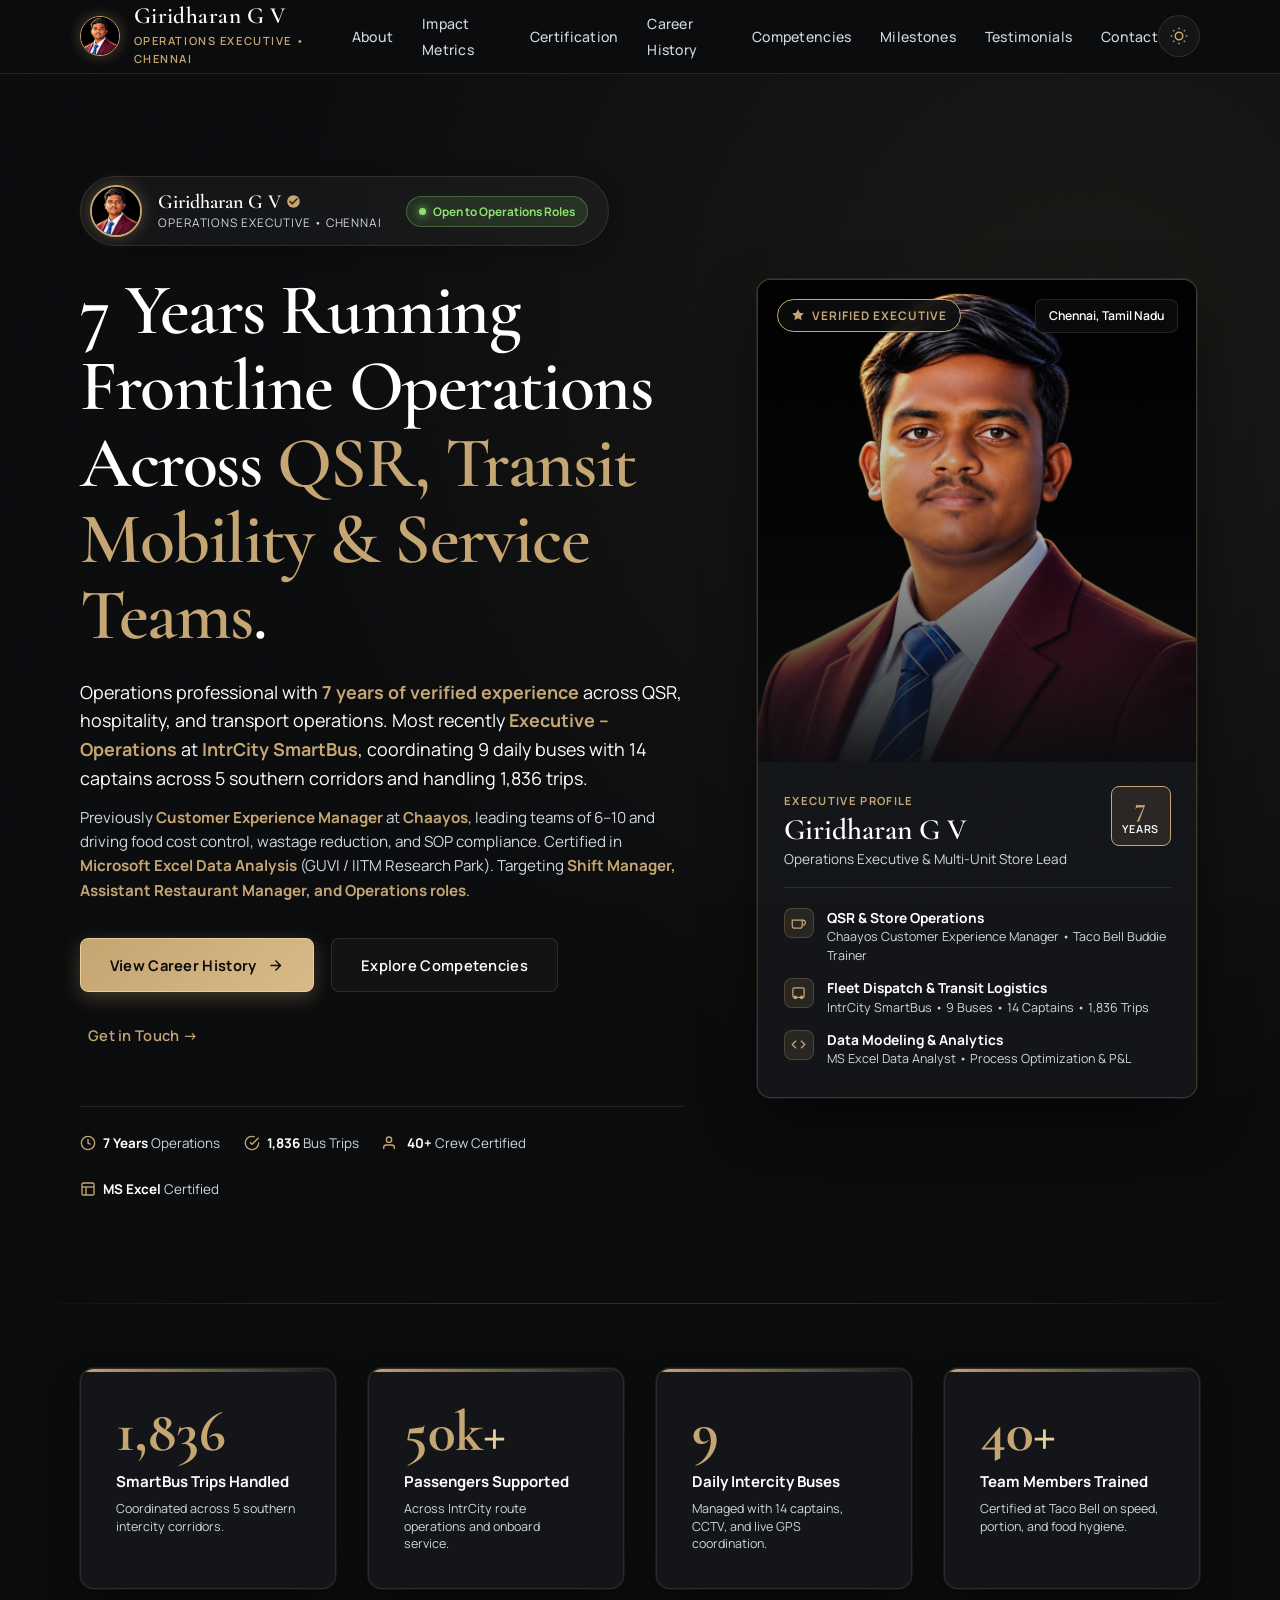
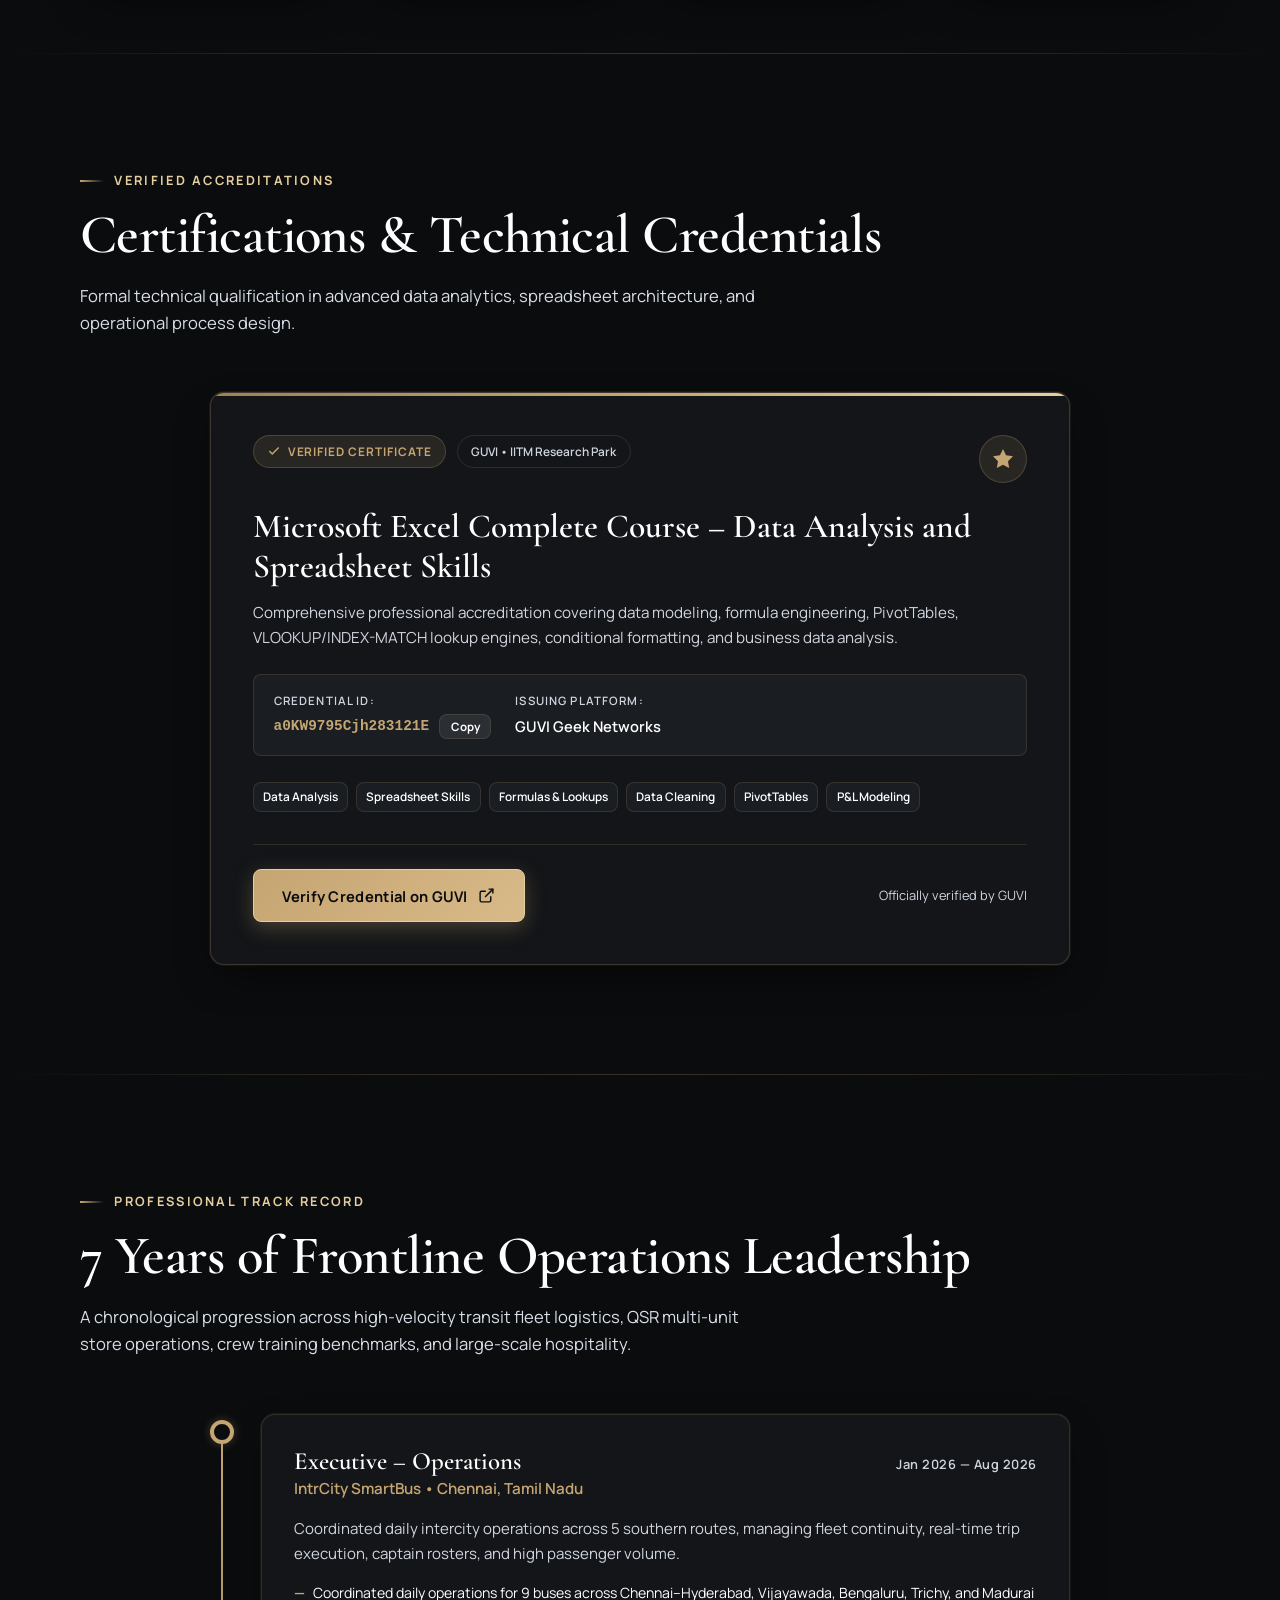
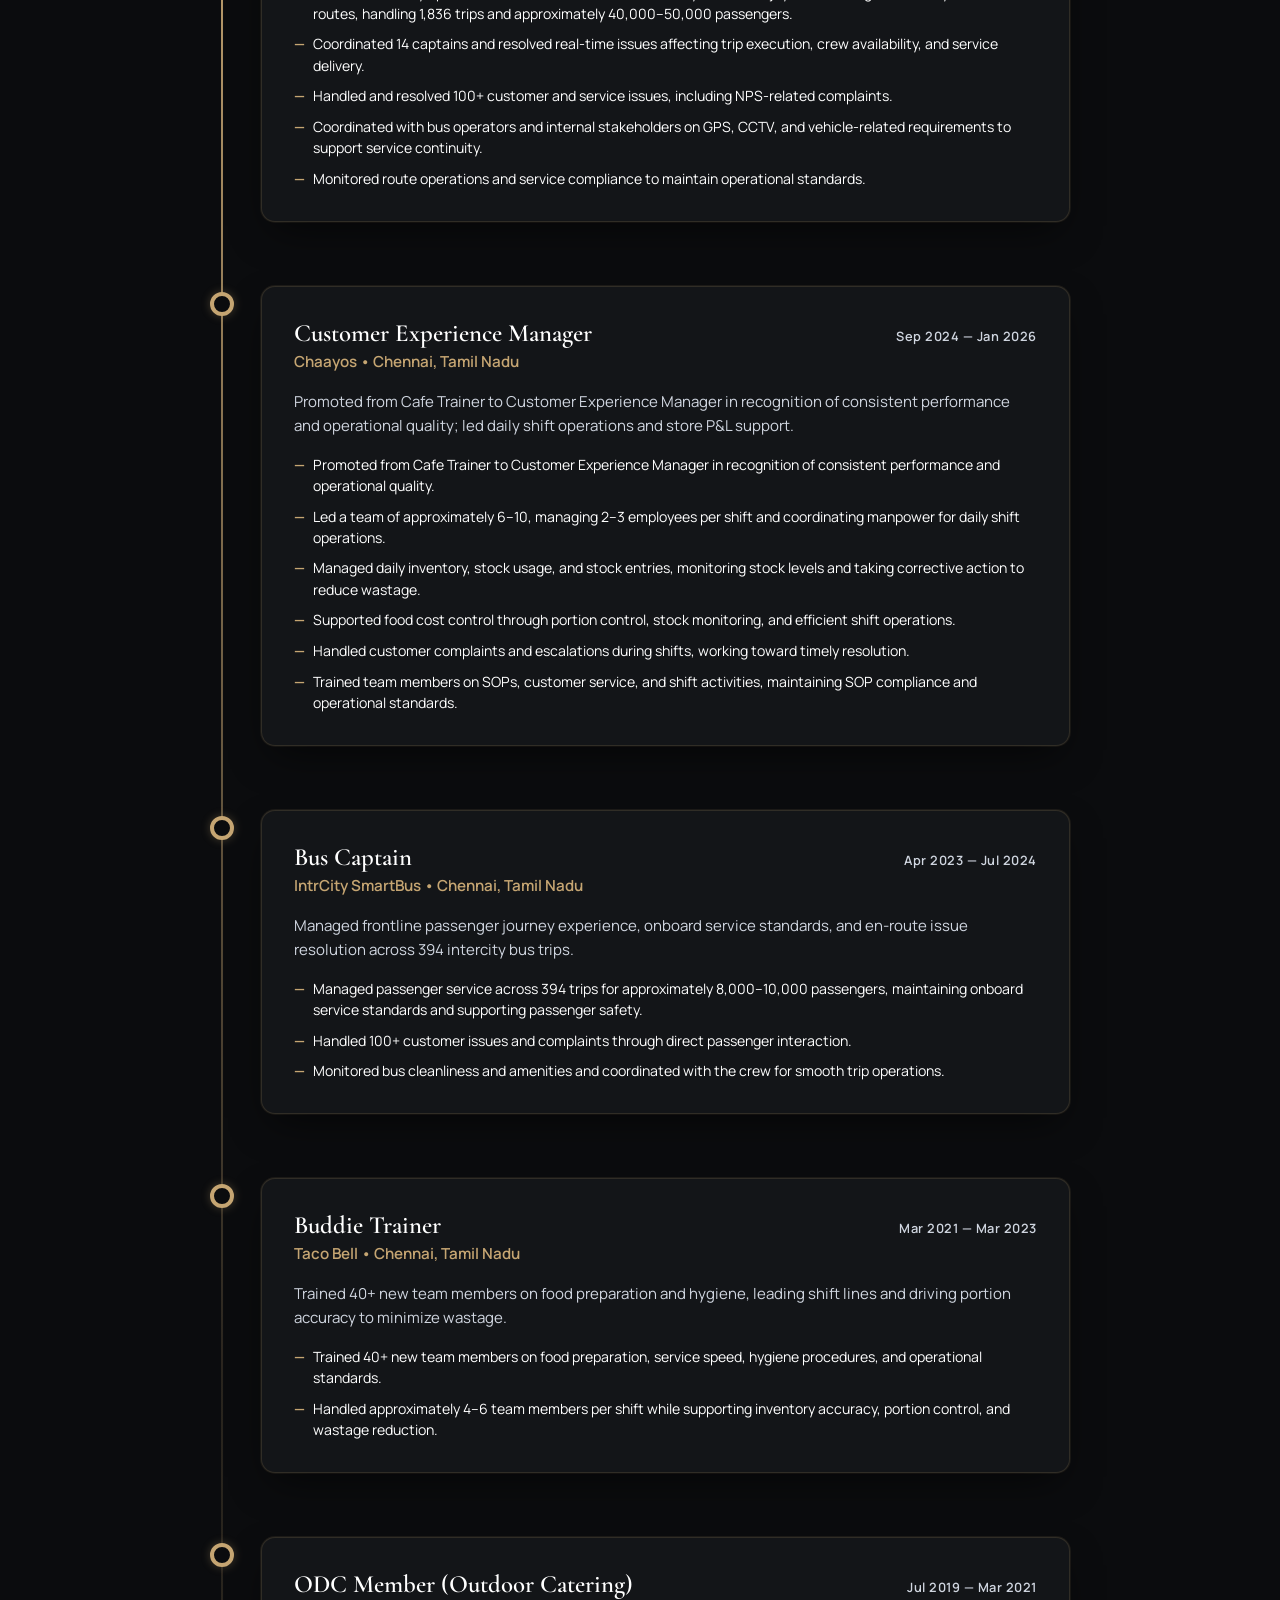
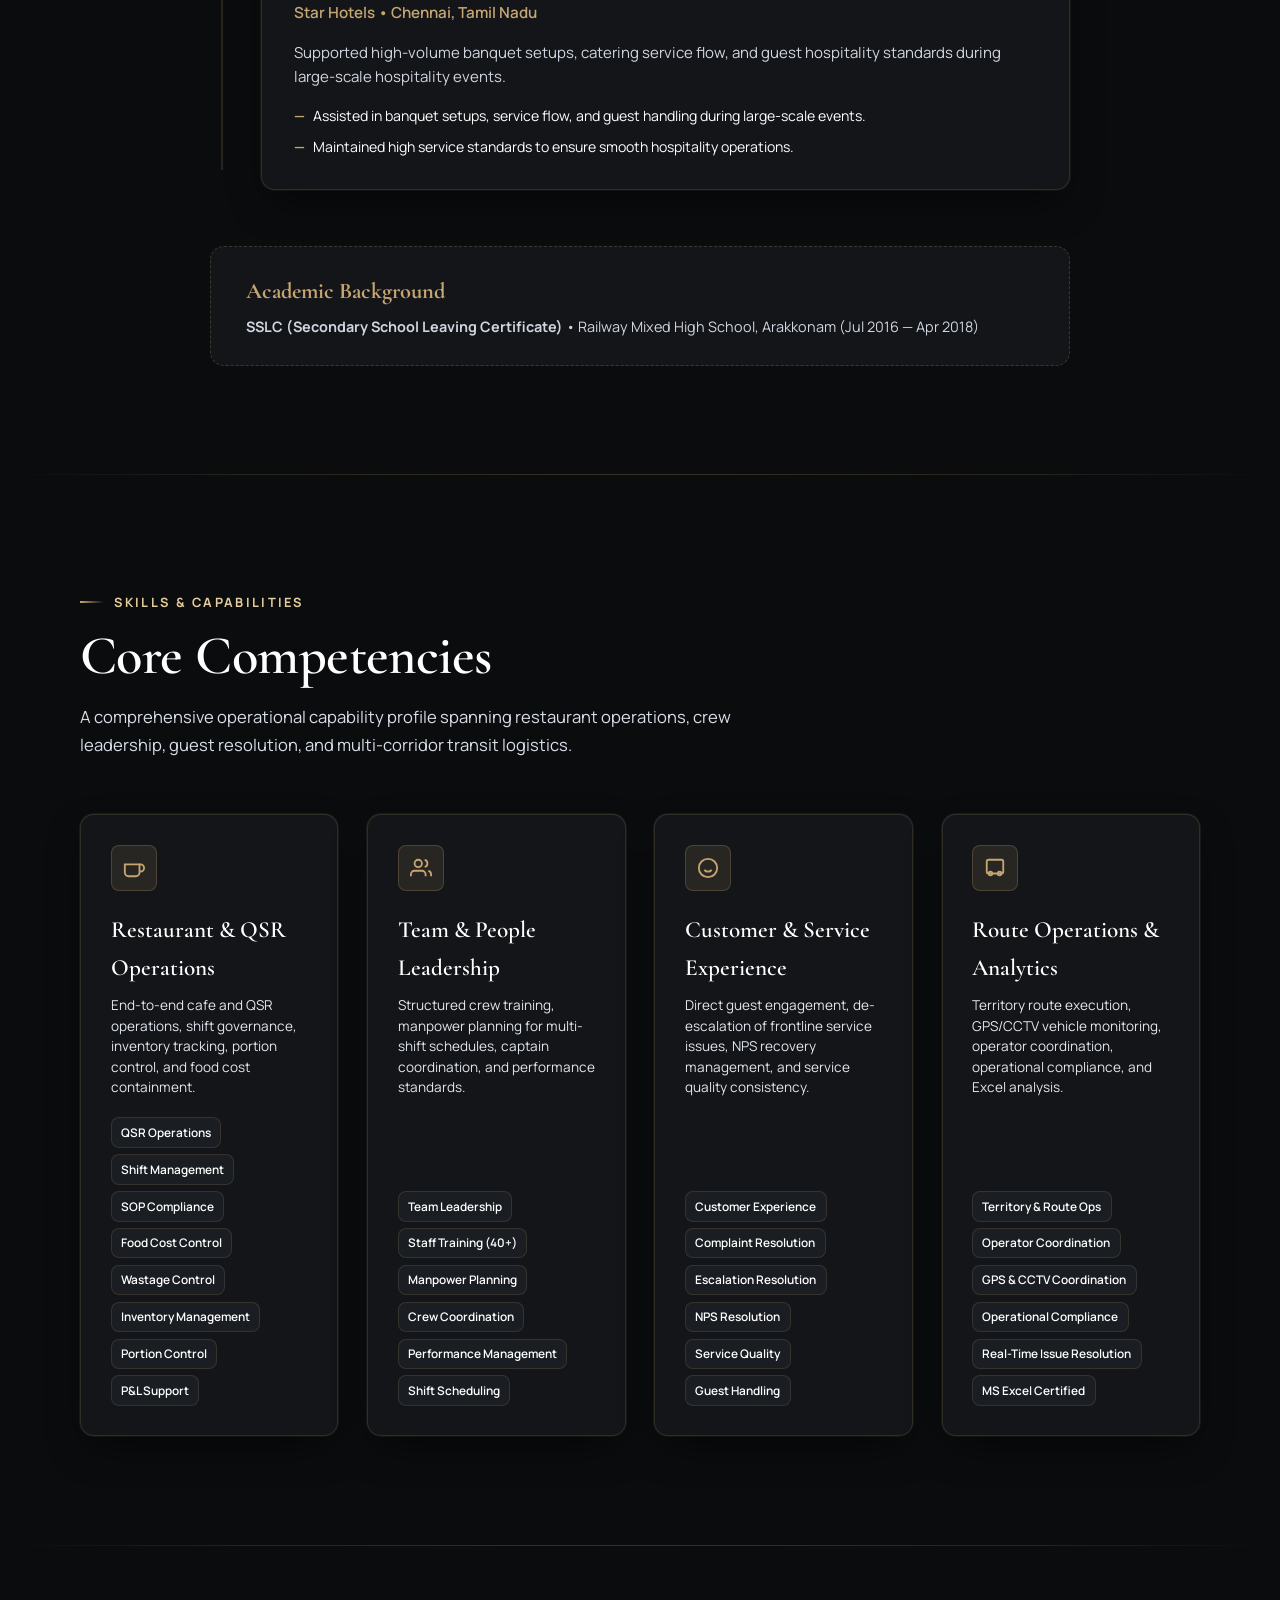
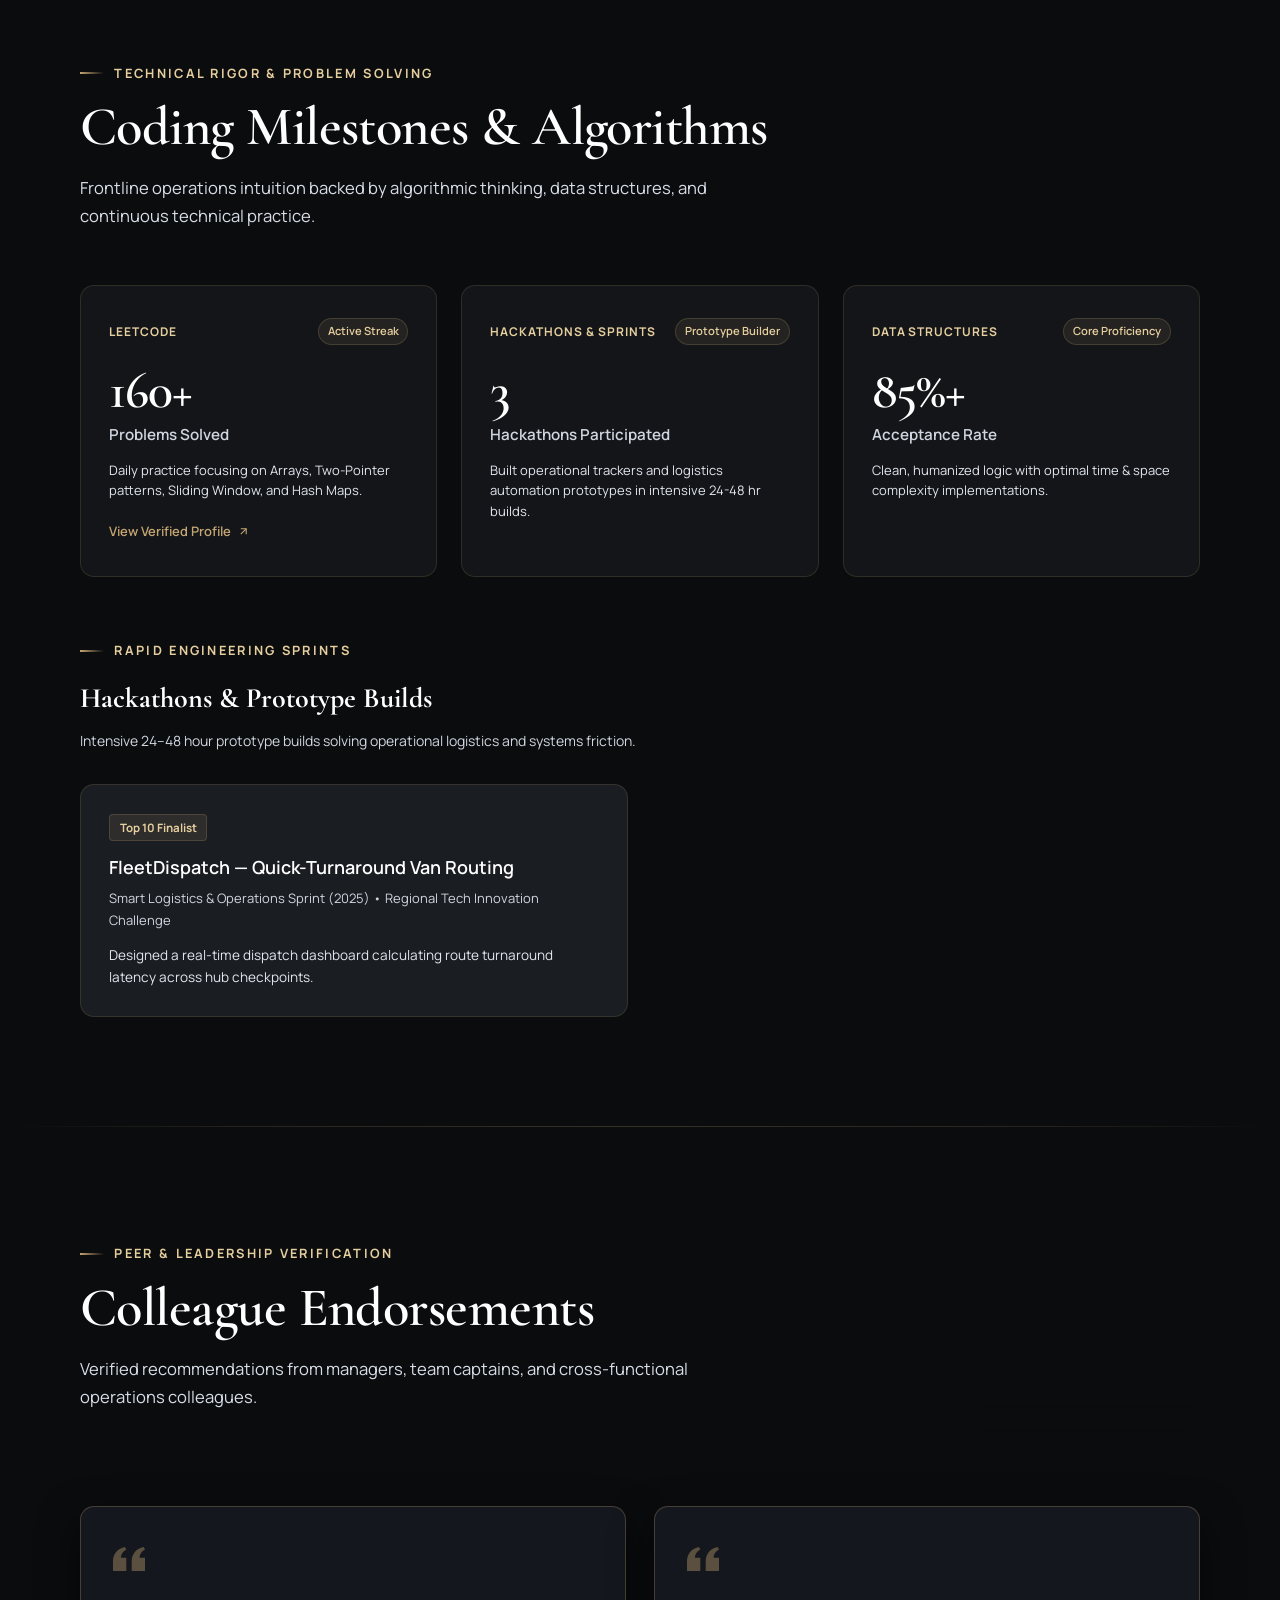
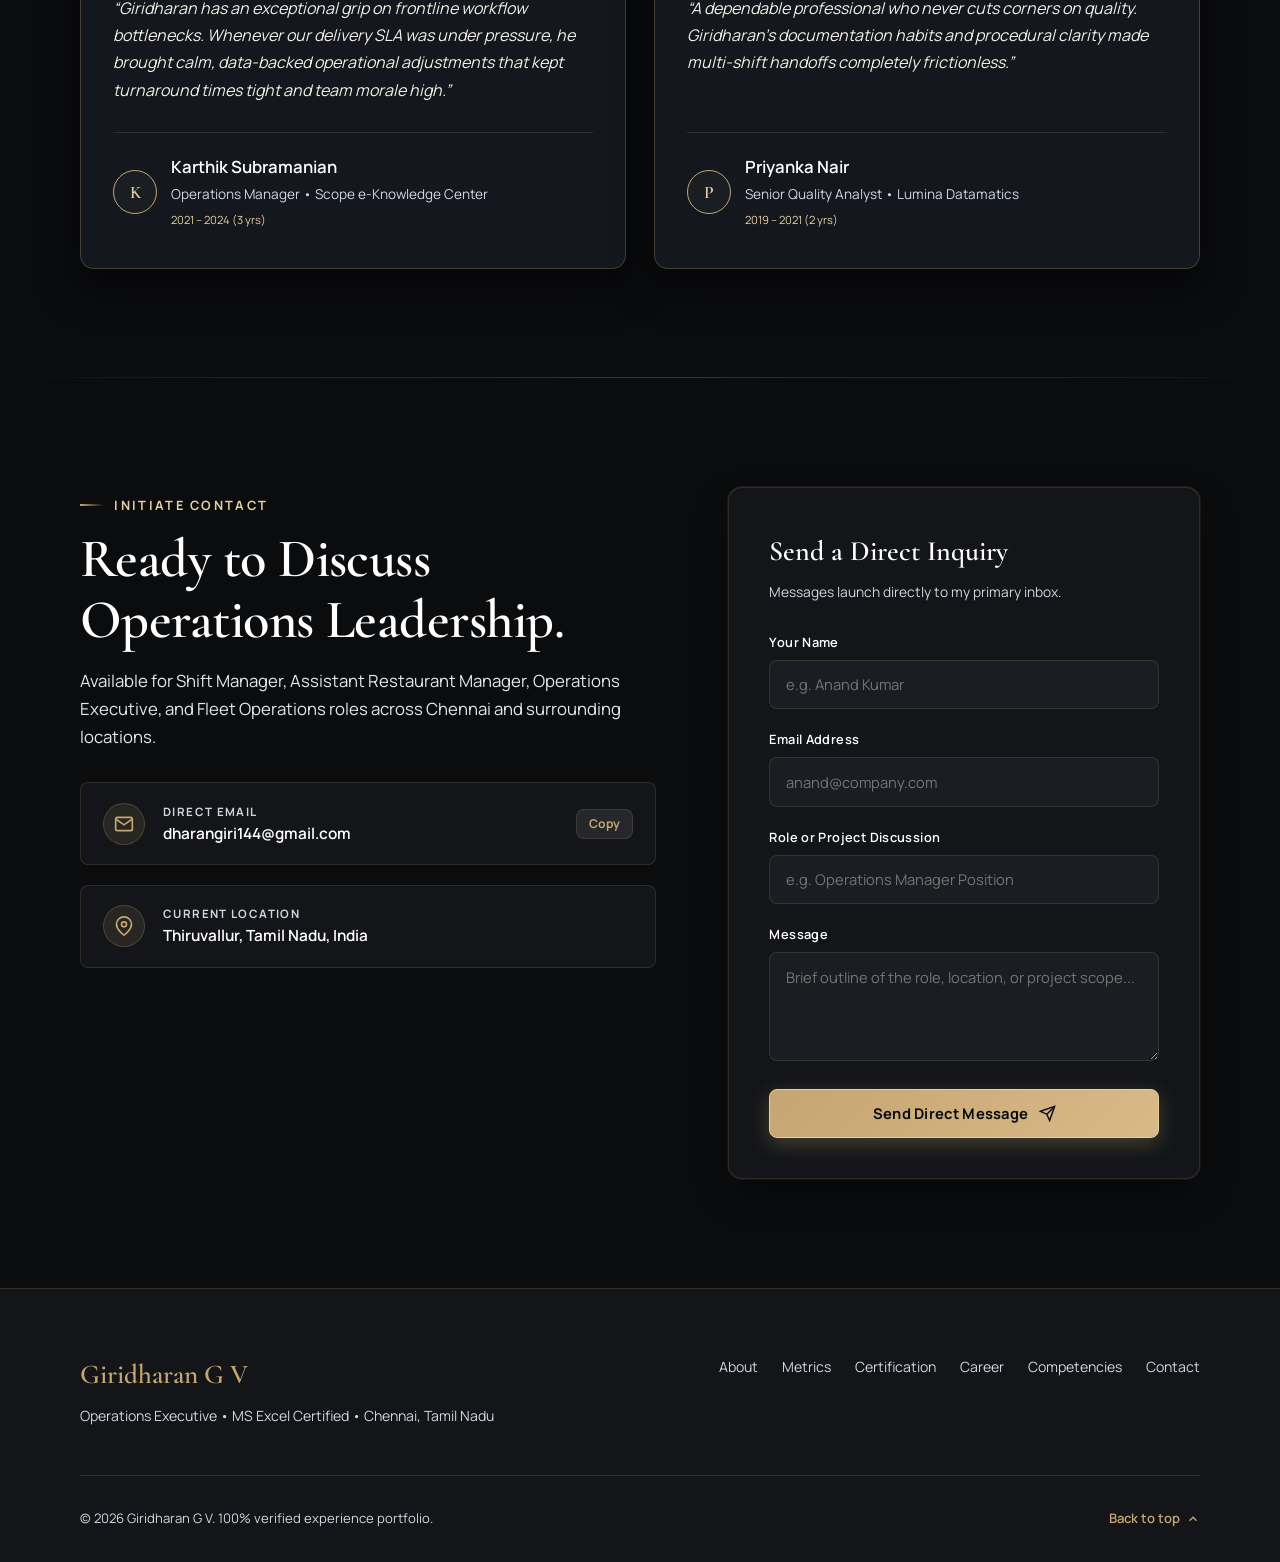
<file: index.html>
<!DOCTYPE html>
<html lang="en" data-theme="dark">
<head>
  <meta charset="UTF-8">
  <meta name="viewport" content="width=device-width, initial-scale=1.0, viewport-fit=cover">
  <meta name="description" content="Portfolio of Giridharan G V — Operations Executive in Chennai with 7 years of frontline operations leadership across QSR, transit mobility, and hospitality. Certified in Microsoft Excel Data Analysis.">
  <title>Giridharan G V | Operations Executive — QSR, Mobility & Service Operations</title>

  <!-- Favicon -->
  <link rel="icon" type="image/png" href="favicon.png">
  <link rel="shortcut icon" type="image/png" href="favicon.png">
  <link rel="apple-touch-icon" href="favicon.png">

  <!-- Typography: Cormorant Garamond for executive headings, Manrope for modern body -->
  <link rel="preconnect" href="https://fonts.googleapis.com">
  <link rel="preconnect" href="https://fonts.gstatic.com" crossorigin>
  <link href="https://fonts.googleapis.com/css2?family=Cormorant+Garamond:ital,wght@0,500;0,600;0,700;1,400;1,600&family=Manrope:wght@400;500;600;700&display=swap" rel="stylesheet">

  <!-- External Stylesheet -->
  <link rel="stylesheet" href="styles.css">
</head>
<body>

  <!-- Skip link for keyboard accessibility -->
  <a href="#main-content" class="skip-link">Skip to main content</a>

  <!-- Full-Screen Maintenance Overlay Board (Controlled live via Admin App) -->
  <div id="maintenanceOverlayBoard" class="maintenance-screen-overlay" style="display: none;" role="dialog" aria-modal="true">
    <div class="maintenance-screen-card">
      <div class="maintenance-screen-icon">
        <svg viewBox="0 0 24 24" style="width: 32px; height: 32px; stroke: currentColor; fill: none; stroke-width: 2;"><path d="M14.7 6.3a1 1 0 0 0 0 1.4l1.6 1.6a1 1 0 0 0 1.4 0l3.77-3.77a6 6 0 0 1-7.94 7.94l-6.91 6.91a2.12 2.12 0 0 1-3-3l6.91-6.91a6 6 0 0 1 7.94-7.94l-3.76 3.76z"/></svg>
      </div>
      <div>
        <span class="maintenance-screen-badge" id="maintOverlayBadge">Scheduled Architecture Upgrade</span>
        <h2 class="maintenance-screen-title" id="maintOverlayHeading">Portfolio Under Maintenance</h2>
        <p class="maintenance-screen-msg" id="maintOverlayMsg">
          We are currently deploying updated enterprise case studies and operational metrics. Service will resume shortly.
        </p>
        <div style="font-size: 0.85rem; color: var(--color-gold-bright); margin-bottom: 2rem;">
          Estimated Return: <strong id="maintOverlayTime">Returning shortly today</strong>
        </div>
        <div style="display: flex; gap: 0.75rem; justify-content: center; flex-wrap: wrap;">
          <a href="mailto:dharangiri144@gmail.com" class="btn btn-primary btn-sm">Direct Operations Email</a>
          
        </div>
      </div>
    </div>
  </div>

  <!-- Dynamic Maintenance Banner Strip (Controlled live via Admin App) -->
  <div id="maintenanceBannerStrip" class="maintenance-banner-strip" style="display: none;" role="alert">
    <span class="status-dot warning" style="width: 8px; height: 8px; border-radius: 50%; background: #fbbf24; display: inline-block;"></span>
    <span><strong id="maintBannerHeading">Notice:</strong> <span id="maintBannerMsg">Portfolio is undergoing scheduled architecture upgrades.</span> (<span id="maintBannerTime">Returning shortly</span>)</span>
  </div>

  <!-- Subtle Film Grain Texture Overlay -->
  <svg class="grain-overlay" aria-hidden="true" xmlns="http://www.w3.org/2000/svg">
    <filter id="noiseFilter">
      <feTurbulence type="fractalNoise" baseFrequency="0.8" numOctaves="3" stitchTiles="stitch" />
      <feColorMatrix type="matrix" values="1 0 0 0 0  0 1 0 0 0  0 0 1 0 0  0 0 0 1 0" />
    </filter>
    <rect width="100%" height="100%" filter="url(#noiseFilter)" />
  </svg>

  <!-- -------------------------------------------------------------
       STICKY HEADER WITH GLASSMORPHISM
       ------------------------------------------------------------- -->
  <header class="site-header" id="siteHeader">
    <div class="container">
      <a href="#hero" class="site-logo" aria-label="Giridharan G V - Home">
        <!-- Professional avatar in header -->
        <img src="images/giridharan.jpg" alt="Giridharan G V" class="logo-avatar" width="40" height="40">
        <div class="logo-text">
          <span class="logo-name">Giridharan G V</span>
          <span class="logo-role">Operations Executive • Chennai</span>
        </div>
      </a>

      <!-- Desktop Navigation: 6 Focused Sections -->
      <nav aria-label="Main Navigation">
        <ul class="nav-links">
          <li><a href="#about" class="nav-link">About</a></li>
          <li><a href="#numbers" class="nav-link">Impact Metrics</a></li>
          <li><a href="#certifications" class="nav-link">Certification</a></li>
          <li><a href="#experience" class="nav-link">Career History</a></li>
          <li><a href="#skills" class="nav-link">Competencies</a></li>
          <li id="navLinkMilestones"><a href="#coding-milestones" class="nav-link">Milestones</a></li>
          <li id="navLinkBuilds" style="display:none;"><a href="#builds" class="nav-link">Builds</a></li>
          <li id="navLinkTestimonials"><a href="#testimonials" class="nav-link">Testimonials</a></li>
          <li><a href="#contact" class="nav-link">Contact</a></li>
        </ul>
      </nav>

      <!-- Action items: Dark mode toggle & mobile menu -->
      <div class="header-actions">
        <!-- Theme Toggle Button -->
        <button type="button" class="theme-toggle-btn" id="themeToggleBtn" aria-label="Toggle dark/light theme" title="Toggle theme">
          <svg class="icon-sun" viewBox="0 0 24 24" aria-hidden="true">
            <circle cx="12" cy="12" r="5"></circle>
            <line x1="12" y1="1" x2="12" y2="3"></line>
            <line x1="12" y1="21" x2="12" y2="23"></line>
            <line x1="4.22" y1="4.22" x2="5.64" y2="5.64"></line>
            <line x1="18.36" y1="18.36" x2="19.78" y2="19.78"></line>
            <line x1="1" y1="12" x2="3" y2="12"></line>
            <line x1="21" y1="12" x2="23" y2="12"></line>
            <line x1="4.22" y1="19.78" x2="5.64" y2="18.36"></line>
            <line x1="18.36" y1="5.64" x2="19.78" y2="4.22"></line>
          </svg>
          <svg class="icon-moon" viewBox="0 0 24 24" aria-hidden="true">
            <path d="M21 12.79A9 9 0 1 1 11.21 3 7 7 0 0 0 21 12.79z"></path>
          </svg>
        </button>

        <!-- Mobile Menu Toggle Button -->
        <button type="button" class="mobile-menu-btn" id="mobileMenuBtn" aria-expanded="false" aria-controls="mobileNavDrawer" aria-label="Toggle navigation menu">
          <span></span>
          <span></span>
          <span></span>
        </button>
      </div>
    </div>

    <!-- Scroll Progress Indicator -->
    <div class="scroll-progress-track" aria-hidden="true">
      <div class="scroll-progress-bar" id="scrollProgressBar"></div>
    </div>
  </header>

  <!-- Mobile Drawer Menu -->
  <div class="mobile-nav-drawer" id="mobileNavDrawer" aria-hidden="true">
    <ul class="mobile-nav-list">
      <li><a href="#about" class="mobile-nav-link">About Giridharan</a></li>
      <li><a href="#numbers" class="mobile-nav-link">Key Impact Metrics</a></li>
      <li><a href="#certifications" class="mobile-nav-link">Verified Certification</a></li>
      <li><a href="#experience" class="mobile-nav-link">Career History (7 Years)</a></li>
      <li><a href="#skills" class="mobile-nav-link">Core Competencies</a></li>
      <li id="mobileNavLinkMilestones"><a href="#coding-milestones" class="mobile-nav-link">Coding Milestones</a></li>
      <li id="mobileNavLinkBuilds" style="display:none;"><a href="#builds" class="mobile-nav-link">Web &amp; SaaS Builds</a></li>
      <li id="mobileNavLinkTestimonials"><a href="#testimonials" class="mobile-nav-link">Colleague Endorsements</a></li>
      <li><a href="#contact" class="mobile-nav-link">Contact Giridharan</a></li>
    </ul>
  </div>

  <main id="main-content">

    <!-- -------------------------------------------------------------
         HERO SECTION: EXECUTIVE OBSIDIAN & CHAMPAGNE GOLD
         ------------------------------------------------------------- -->
    <section class="hero-section theme-dark-fixed" id="hero">
      <div class="container">
        <div class="hero-grid">

          <!-- Left column: Executive operator introduction -->
          <div class="hero-content" id="about">
            <div class="hero-badge-wrap">
              <div class="hero-profile-lockup">
                <!-- Professional portrait photo of Giridharan G V -->
                <img src="images/giridharan.jpg" alt="Giridharan G V" class="hero-avatar-img" width="52" height="52">
                <div class="hero-profile-meta">
                  <span class="hero-profile-name">
                    Giridharan G V
                    <svg width="15" height="15" viewBox="0 0 24 24" fill="var(--color-gold)" aria-hidden="true"><path d="M12 2C6.48 2 2 6.48 2 12s4.48 10 10 10 10-4.48 10-10S17.52 2 12 2zm-2 15l-5-5 1.41-1.41L10 14.17l7.59-7.59L19 8l-9 9z"/></svg>
                  </span>
                  <span class="hero-profile-role">Operations Executive • Chennai</span>
                </div>
                <div class="hero-profile-status">
                  <span class="status-dot"></span>
                  Open to Operations Roles
                </div>
              </div>
            </div>

            <div class="hero-headline-wrap">
              <h1 class="hero-headline">
                7 Years Running Frontline Operations Across <strong>QSR, Transit Mobility &amp; Service Teams</strong>.
              </h1>
            </div>

            <p class="hero-lead">
              Operations professional with <strong>7 years of verified experience</strong> across QSR, hospitality, and transport operations. Most recently <strong>Executive – Operations</strong> at <strong>IntrCity SmartBus</strong>, coordinating 9 daily buses with 14 captains across 5 southern corridors and handling 1,836 trips.
            </p>
            <p class="hero-lead-secondary">
              Previously <strong>Customer Experience Manager</strong> at <strong>Chaayos</strong>, leading teams of 6–10 and driving food cost control, wastage reduction, and SOP compliance. Certified in <strong>Microsoft Excel Data Analysis</strong> (GUVI / IITM Research Park). Targeting <strong>Shift Manager, Assistant Restaurant Manager, and Operations roles</strong>.
            </p>

            <div class="hero-actions">
              <a href="#experience" class="btn btn-primary">
                View Career History
                <svg viewBox="0 0 24 24" aria-hidden="true"><path d="M5 12h14M12 5l7 7-7 7"/></svg>
              </a>
              <a href="#skills" class="btn btn-outline-dark">
                Explore Competencies
              </a>
              <a href="#contact" class="btn btn-text-link">
                Get in Touch &rarr;
              </a>
            </div>

            <div class="hero-credentials-strip">
              <div class="cred-item">
                <svg width="16" height="16" viewBox="0 0 24 24" fill="none" stroke="currentColor" stroke-width="2" aria-hidden="true"><circle cx="12" cy="12" r="10"/><polyline points="12 6 12 12 16 14"/></svg>
                <span><strong>7 Years</strong> Operations</span>
              </div>
              <div class="cred-item">
                <svg width="16" height="16" viewBox="0 0 24 24" fill="none" stroke="currentColor" stroke-width="2" aria-hidden="true"><path d="M22 11.08V12a10 10 0 1 1-5.93-9.14"/><polyline points="22 4 12 14.01 9 11.01"/></svg>
                <span><strong>1,836</strong> Bus Trips</span>
              </div>
              <div class="cred-item">
                <svg width="16" height="16" viewBox="0 0 24 24" fill="none" stroke="currentColor" stroke-width="2" aria-hidden="true"><path d="M17 21v-2a4 4 0 0 0-4-4H5a4 4 0 0 0-4 4v2"/><circle cx="9" cy="7" r="4"/></svg>
                <span><strong>40+</strong> Crew Certified</span>
              </div>
              <div class="cred-item">
                <svg width="16" height="16" viewBox="0 0 24 24" fill="none" stroke="currentColor" stroke-width="2" aria-hidden="true"><rect x="3" y="3" width="18" height="18" rx="2" ry="2"/><line x1="3" y1="9" x2="21" y2="9"/><line x1="9" y1="21" x2="9" y2="9"/></svg>
                <span><strong>MS Excel</strong> Certified</span>
              </div>
            </div>
          </div>

          <!-- Right column: Framed Executive Portrait Card -->
          <div class="hero-portrait-frame">
            <div class="hero-portrait-card">
              <div class="portrait-photo-wrap">
                <!-- Professional portrait photo of Giridharan G V -->
                <img src="images/giridharan.jpg" alt="Giridharan G V - Operations Executive" class="hero-main-photo" width="460" height="540">
                <div class="portrait-gradient-overlay" aria-hidden="true"></div>
                <div class="portrait-floating-badge">
                  <svg width="14" height="14" viewBox="0 0 24 24" fill="currentColor" aria-hidden="true"><polygon points="12 2 15.09 8.26 22 9.27 17 14.14 18.18 21.02 12 17.77 5.82 21.02 7 14.14 2 9.27 8.91 8.26 12 2"/></svg>
                  Verified Executive
                </div>
                <div class="portrait-floating-location">
                  Chennai, Tamil Nadu
                </div>
              </div>

              <div class="portrait-info-block">
                <div class="portrait-info-header">
                  <div>
                    <span class="portrait-role-badge">Executive Profile</span>
                    <h3 class="portrait-name">Giridharan G V</h3>
                    <p class="portrait-sub">Operations Executive &amp; Multi-Unit Store Lead</p>
                  </div>
                  <div class="portrait-exp-badge">
                    <span class="exp-number">7</span>
                    <span class="exp-unit">Years</span>
                  </div>
                </div>

                <div class="portrait-quick-specs">
                  <div class="spec-row">
                    <span class="spec-icon">
                      <svg viewBox="0 0 24 24" aria-hidden="true"><path d="M18 8h1a4 4 0 0 1 0 8h-1"/><path d="M2 8h16v9a4 4 0 0 1-4 4H6a4 4 0 0 1-4-4V8z"/></svg>
                    </span>
                    <div class="spec-text">
                      <strong>QSR & Store Operations</strong>
                      <span>Chaayos Customer Experience Manager • Taco Bell Buddie Trainer</span>
                    </div>
                  </div>
                  <div class="spec-row">
                    <span class="spec-icon">
                      <svg viewBox="0 0 24 24" aria-hidden="true"><rect x="3" y="3" width="18" height="15" rx="2"/><circle cx="7" cy="18" r="2"/><circle cx="17" cy="18" r="2"/></svg>
                    </span>
                    <div class="spec-text">
                      <strong>Fleet Dispatch &amp; Transit Logistics</strong>
                      <span>IntrCity SmartBus • 9 Buses • 14 Captains • 1,836 Trips</span>
                    </div>
                  </div>
                  <div class="spec-row">
                    <span class="spec-icon">
                      <svg viewBox="0 0 24 24" aria-hidden="true"><polyline points="16 18 22 12 16 6"/><polyline points="8 6 2 12 8 18"/></svg>
                    </span>
                    <div class="spec-text">
                      <strong>Data Modeling &amp; Analytics</strong>
                      <span>MS Excel Data Analyst • Process Optimization &amp; P&amp;L</span>
                    </div>
                  </div>
                </div>
              </div>
            </div>
          </div>

        </div>
      </div>
    </section>

    <!-- Animated Section Divider -->
    <div class="divider-line" data-reveal-divider></div>

    <!-- -------------------------------------------------------------
         KEY IMPACT METRICS
         ------------------------------------------------------------- -->
    <section class="section-compact numbers-section" id="numbers" aria-label="Key Performance Indicators">
      <div class="container">
        <div class="numbers-grid">
          <div class="metric-card reveal stagger-1">
            <div class="metric-number">1,836</div>
            <div class="metric-label">SmartBus Trips Handled</div>
            <div class="metric-sub">Coordinated across 5 southern intercity corridors.</div>
          </div>

          <div class="metric-card reveal stagger-2">
            <div class="metric-number">50k<span>+</span></div>
            <div class="metric-label">Passengers Supported</div>
            <div class="metric-sub">Across IntrCity route operations and onboard service.</div>
          </div>

          <div class="metric-card reveal stagger-3">
            <div class="metric-number">9</div>
            <div class="metric-label">Daily Intercity Buses</div>
            <div class="metric-sub">Managed with 14 captains, CCTV, and live GPS coordination.</div>
          </div>

          <div class="metric-card reveal stagger-4">
            <div class="metric-number">40<span>+</span></div>
            <div class="metric-label">Team Members Trained</div>
            <div class="metric-sub">Certified at Taco Bell on speed, portion, and food hygiene.</div>
          </div>
        </div>
      </div>
    </section>

    <!-- Animated Section Divider -->
    <div class="divider-line" data-reveal-divider></div>

    <!-- -------------------------------------------------------------
         CERTIFICATIONS SECTION
         ------------------------------------------------------------- -->
    <section class="section" id="certifications">
      <div class="container">
        <div class="reveal">
          <span class="section-eyebrow">Verified Accreditations</span>
          <h2 class="section-title">Certifications &amp; Technical Credentials</h2>
          <p class="section-intro">
            Formal technical qualification in advanced data analytics, spreadsheet architecture, and operational process design.
          </p>
        </div>

        <div class="cert-grid">
          <div class="cert-card reveal stagger-1">
            <div class="cert-card-header">
              <div class="cert-badge-row">
                <span class="cert-status-badge">
                  <svg width="14" height="14" viewBox="0 0 24 24" fill="none" stroke="currentColor" stroke-width="2.5" aria-hidden="true"><polyline points="20 6 9 17 4 12"/></svg>
                  Verified Certificate
                </span>
                <span class="cert-issuer-badge">GUVI • IITM Research Park</span>
              </div>
              <div class="cert-icon-wrap" aria-hidden="true">
                <svg viewBox="0 0 24 24"><path d="M12 2l3.09 6.26L22 9.27l-5 4.87 1.18 6.88L12 17.77l-6.18 3.25L7 14.14 2 9.27l6.91-1.01L12 2z"/></svg>
              </div>
            </div>

            <div class="cert-card-body">
              <h3 class="cert-title">Microsoft Excel Complete Course – Data Analysis and Spreadsheet Skills</h3>
              <p class="cert-desc">
                Comprehensive professional accreditation covering data modeling, formula engineering, PivotTables, VLOOKUP/INDEX-MATCH lookup engines, conditional formatting, and business data analysis.
              </p>

              <div class="cert-meta-group">
                <div class="cert-meta-item">
                  <span class="meta-label">Credential ID:</span>
                  <div class="cert-id-badge">
                    <code id="credIdCode">a0KW9795Cjh283121E</code>
                    <button type="button" class="copy-id-btn" id="copyCredIdBtn" aria-label="Copy Credential ID">Copy</button>
                  </div>
                </div>
                <div class="cert-meta-item">
                  <span class="meta-label">Issuing Platform:</span>
                  <span class="meta-value">GUVI Geek Networks</span>
                </div>
              </div>

              <div class="cert-skills-strip">
                <span class="chip">Data Analysis</span>
                <span class="chip">Spreadsheet Skills</span>
                <span class="chip">Formulas &amp; Lookups</span>
                <span class="chip">Data Cleaning</span>
                <span class="chip">PivotTables</span>
                <span class="chip">P&amp;L Modeling</span>
              </div>
            </div>

            <div class="cert-card-footer">
              <a href="https://www.guvi.in/share-certificate/a0KW9795Cjh283121E" target="_blank" rel="noopener noreferrer" class="btn btn-primary cert-verify-btn">
                Verify Credential on GUVI
                <svg viewBox="0 0 24 24" aria-hidden="true"><path d="M18 13v6a2 2 0 0 1-2 2H5a2 2 0 0 1-2-2V8a2 2 0 0 1 2-2h6"/><polyline points="15 3 21 3 21 9"/><line x1="10" y1="14" x2="21" y2="3"/></svg>
              </a>
              <span class="cert-auth-note">Officially verified by GUVI</span>
            </div>
          </div>
        </div>
      </div>
    </section>

    <!-- Animated Section Divider -->
    <div class="divider-line" data-reveal-divider></div>

    <!-- -------------------------------------------------------------
         CAREER HISTORY (7 Years Frontline Operations)
         ------------------------------------------------------------- -->
    <section class="section" id="experience">
      <div class="container">
        <div class="reveal">
          <span class="section-eyebrow">Professional Track Record</span>
          <h2 class="section-title">7 Years of Frontline Operations Leadership</h2>
          <p class="section-intro">
            A chronological progression across high-velocity transit fleet logistics, QSR multi-unit store operations, crew training benchmarks, and large-scale hospitality.
          </p>
        </div>

        <div class="timeline">

          <!-- ROLE 1: IntrCity SmartBus Executive -->
          <div class="timeline-item reveal">
            <div class="timeline-dot"></div>
            <div class="timeline-card">
              <div class="timeline-header">
                <div>
                  <h3 class="timeline-role">Executive – Operations</h3>
                  <div class="timeline-company">IntrCity SmartBus • Chennai, Tamil Nadu</div>
                </div>
                <span class="timeline-period">Jan 2026 — Aug 2026</span>
              </div>
              <p class="timeline-summary">
                Coordinated daily intercity operations across 5 southern routes, managing fleet continuity, real-time trip execution, captain rosters, and high passenger volume.
              </p>
              <ul class="timeline-bullets">
                <li>Coordinated daily operations for 9 buses across Chennai–Hyderabad, Vijayawada, Bengaluru, Trichy, and Madurai routes, handling 1,836 trips and approximately 40,000–50,000 passengers.</li>
                <li>Coordinated 14 captains and resolved real-time issues affecting trip execution, crew availability, and service delivery.</li>
                <li>Handled and resolved 100+ customer and service issues, including NPS-related complaints.</li>
                <li>Coordinated with bus operators and internal stakeholders on GPS, CCTV, and vehicle-related requirements to support service continuity.</li>
                <li>Monitored route operations and service compliance to maintain operational standards.</li>
              </ul>
            </div>
          </div>

          <!-- ROLE 2: Chaayos Customer Experience Manager -->
          <div class="timeline-item reveal">
            <div class="timeline-dot"></div>
            <div class="timeline-card">
              <div class="timeline-header">
                <div>
                  <h3 class="timeline-role">Customer Experience Manager</h3>
                  <div class="timeline-company">Chaayos • Chennai, Tamil Nadu</div>
                </div>
                <span class="timeline-period">Sep 2024 — Jan 2026</span>
              </div>
              <p class="timeline-summary">
                Promoted from Cafe Trainer to Customer Experience Manager in recognition of consistent performance and operational quality; led daily shift operations and store P&amp;L support.
              </p>
              <ul class="timeline-bullets">
                <li>Promoted from Cafe Trainer to Customer Experience Manager in recognition of consistent performance and operational quality.</li>
                <li>Led a team of approximately 6–10, managing 2–3 employees per shift and coordinating manpower for daily shift operations.</li>
                <li>Managed daily inventory, stock usage, and stock entries, monitoring stock levels and taking corrective action to reduce wastage.</li>
                <li>Supported food cost control through portion control, stock monitoring, and efficient shift operations.</li>
                <li>Handled customer complaints and escalations during shifts, working toward timely resolution.</li>
                <li>Trained team members on SOPs, customer service, and shift activities, maintaining SOP compliance and operational standards.</li>
              </ul>
            </div>
          </div>

          <!-- ROLE 3: IntrCity SmartBus Bus Captain -->
          <div class="timeline-item reveal">
            <div class="timeline-dot"></div>
            <div class="timeline-card">
              <div class="timeline-header">
                <div>
                  <h3 class="timeline-role">Bus Captain</h3>
                  <div class="timeline-company">IntrCity SmartBus • Chennai, Tamil Nadu</div>
                </div>
                <span class="timeline-period">Apr 2023 — Jul 2024</span>
              </div>
              <p class="timeline-summary">
                Managed frontline passenger journey experience, onboard service standards, and en-route issue resolution across 394 intercity bus trips.
              </p>
              <ul class="timeline-bullets">
                <li>Managed passenger service across 394 trips for approximately 8,000–10,000 passengers, maintaining onboard service standards and supporting passenger safety.</li>
                <li>Handled 100+ customer issues and complaints through direct passenger interaction.</li>
                <li>Monitored bus cleanliness and amenities and coordinated with the crew for smooth trip operations.</li>
              </ul>
            </div>
          </div>

          <!-- ROLE 4: Taco Bell Buddie Trainer -->
          <div class="timeline-item reveal">
            <div class="timeline-dot"></div>
            <div class="timeline-card">
              <div class="timeline-header">
                <div>
                  <h3 class="timeline-role">Buddie Trainer</h3>
                  <div class="timeline-company">Taco Bell • Chennai, Tamil Nadu</div>
                </div>
                <span class="timeline-period">Mar 2021 — Mar 2023</span>
              </div>
              <p class="timeline-summary">
                Trained 40+ new team members on food preparation and hygiene, leading shift lines and driving portion accuracy to minimize wastage.
              </p>
              <ul class="timeline-bullets">
                <li>Trained 40+ new team members on food preparation, service speed, hygiene procedures, and operational standards.</li>
                <li>Handled approximately 4–6 team members per shift while supporting inventory accuracy, portion control, and wastage reduction.</li>
              </ul>
            </div>
          </div>

          <!-- ROLE 5: Star Hotels ODC Member -->
          <div class="timeline-item reveal">
            <div class="timeline-dot"></div>
            <div class="timeline-card">
              <div class="timeline-header">
                <div>
                  <h3 class="timeline-role">ODC Member (Outdoor Catering)</h3>
                  <div class="timeline-company">Star Hotels • Chennai, Tamil Nadu</div>
                </div>
                <span class="timeline-period">Jul 2019 — Mar 2021</span>
              </div>
              <p class="timeline-summary">
                Supported high-volume banquet setups, catering service flow, and guest hospitality standards during large-scale hospitality events.
              </p>
              <ul class="timeline-bullets">
                <li>Assisted in banquet setups, service flow, and guest handling during large-scale events.</li>
                <li>Maintained high service standards to ensure smooth hospitality operations.</li>
              </ul>
            </div>
          </div>

        </div>

        <!-- Education Credentials -->
        <div class="education-box reveal">
          <h4>Academic Background</h4>
          <p><strong>SSLC (Secondary School Leaving Certificate)</strong> • Railway Mixed High School, Arakkonam (Jul 2016 — Apr 2018)</p>
        </div>

      </div>
    </section>

    <!-- Animated Section Divider -->
    <div class="divider-line" data-reveal-divider></div>

    <!-- -------------------------------------------------------------
         CORE COMPETENCIES & OPERATIONAL SKILLS
         ------------------------------------------------------------- -->
    <section class="section" id="skills">
      <div class="container">
        <div class="reveal">
          <span class="section-eyebrow">Skills &amp; Capabilities</span>
          <h2 class="section-title">Core Competencies</h2>
          <p class="section-intro">
            A comprehensive operational capability profile spanning restaurant operations, crew leadership, guest resolution, and multi-corridor transit logistics.
          </p>
        </div>

        <div class="skills-grid">

          <div class="skill-card reveal stagger-1">
            <div class="skill-icon" aria-hidden="true">
              <svg viewBox="0 0 24 24"><path d="M18 8h1a4 4 0 0 1 0 8h-1"/><path d="M2 8h16v9a4 4 0 0 1-4 4H6a4 4 0 0 1-4-4V8z"/></svg>
            </div>
            <h3>Restaurant &amp; QSR Operations</h3>
            <p>End-to-end cafe and QSR operations, shift governance, inventory tracking, portion control, and food cost containment.</p>
            <div class="skill-chips">
              <span class="chip">QSR Operations</span>
              <span class="chip">Shift Management</span>
              <span class="chip">SOP Compliance</span>
              <span class="chip">Food Cost Control</span>
              <span class="chip">Wastage Control</span>
              <span class="chip">Inventory Management</span>
              <span class="chip">Portion Control</span>
              <span class="chip">P&amp;L Support</span>
            </div>
          </div>

          <div class="skill-card reveal stagger-2">
            <div class="skill-icon" aria-hidden="true">
              <svg viewBox="0 0 24 24"><path d="M17 21v-2a4 4 0 0 0-4-4H5a4 4 0 0 0-4 4v2"/><circle cx="9" cy="7" r="4"/><path d="M23 21v-2a4 4 0 0 0-3-3.87"/><path d="M16 3.13a4 4 0 0 1 0 7.75"/></svg>
            </div>
            <h3>Team &amp; People Leadership</h3>
            <p>Structured crew training, manpower planning for multi-shift schedules, captain coordination, and performance standards.</p>
            <div class="skill-chips">
              <span class="chip">Team Leadership</span>
              <span class="chip">Staff Training (40+)</span>
              <span class="chip">Manpower Planning</span>
              <span class="chip">Crew Coordination</span>
              <span class="chip">Performance Management</span>
              <span class="chip">Shift Scheduling</span>
            </div>
          </div>

          <div class="skill-card reveal stagger-3">
            <div class="skill-icon" aria-hidden="true">
              <svg viewBox="0 0 24 24"><circle cx="12" cy="12" r="10"/><path d="M8 14s1.5 2 4 2 4-2 4-2"/><line x1="9" y1="9" x2="9.01" y2="9"/><line x1="15" y1="9" x2="15.01" y2="9"/></svg>
            </div>
            <h3>Customer &amp; Service Experience</h3>
            <p>Direct guest engagement, de-escalation of frontline service issues, NPS recovery management, and service quality consistency.</p>
            <div class="skill-chips">
              <span class="chip">Customer Experience</span>
              <span class="chip">Complaint Resolution</span>
              <span class="chip">Escalation Resolution</span>
              <span class="chip">NPS Resolution</span>
              <span class="chip">Service Quality</span>
              <span class="chip">Guest Handling</span>
            </div>
          </div>

          <div class="skill-card reveal stagger-4">
            <div class="skill-icon" aria-hidden="true">
              <svg viewBox="0 0 24 24"><rect x="3" y="3" width="18" height="15" rx="2"/><circle cx="7" cy="18" r="2"/><circle cx="17" cy="18" r="2"/></svg>
            </div>
            <h3>Route Operations &amp; Analytics</h3>
            <p>Territory route execution, GPS/CCTV vehicle monitoring, operator coordination, operational compliance, and Excel analysis.</p>
            <div class="skill-chips">
              <span class="chip">Territory &amp; Route Ops</span>
              <span class="chip">Operator Coordination</span>
              <span class="chip">GPS &amp; CCTV Coordination</span>
              <span class="chip">Operational Compliance</span>
              <span class="chip">Real-Time Issue Resolution</span>
              <span class="chip">MS Excel Certified</span>
            </div>
          </div>

        </div>
      </div>
    </section>

    <!-- Animated Section Divider -->
    <div class="divider-line" data-reveal-divider id="dividerMilestones"></div>

    <!-- -------------------------------------------------------------
         OPTIONAL SECTION 1: CODING MILESTONES & ALGORITHMS (LEETCODE)
         Controlled via Admin App (Toggle on/off, update counts live)
         ------------------------------------------------------------- -->
    <section class="section" id="coding-milestones">
      <div class="container">
        <div class="reveal">
          <span class="section-eyebrow" id="milestonesBadge">Technical Rigor &amp; Problem Solving</span>
          <h2 class="section-title" id="milestonesTitle">Coding Milestones &amp; Algorithms</h2>
          <p class="section-intro" id="milestonesSubtitle">
            Frontline operations intuition backed by algorithmic thinking, data structures, and continuous technical practice.
          </p>
        </div>

        <!-- Metrics Grid (LeetCode, Sprints, Data Structures) -->
        <div class="milestones-grid" id="milestonesStatsGrid">
          <!-- Dynamically populated from portfolio-bridge.js -->
        </div>

        <!-- Hackathons & Prototype Builds Showcase -->
        <div style="margin-top: 3.5rem;">
          <div class="reveal">
            <span class="section-eyebrow">Rapid Engineering Sprints</span>
            <h3 style="font-family: var(--font-heading); font-size: 1.75rem; color: var(--color-text); margin: 0 0 0.5rem 0;">Hackathons &amp; Prototype Builds</h3>
            <p style="font-size: 0.875rem; color: var(--color-text-muted); margin-bottom: 1.5rem;">Intensive 24–48 hour prototype builds solving operational logistics and systems friction.</p>
          </div>
          <div class="hackathon-cards-grid" id="hackathonsGrid">
            <!-- Dynamically populated from portfolio-bridge.js -->
          </div>
        </div>
      </div>
    </section>

    <!-- Animated Section Divider -->
    <div class="divider-line" data-reveal-divider id="dividerBuilds"></div>

    <!-- -------------------------------------------------------------
         OPTIONAL SECTION 2: BUILDS & SAAS APPLICATIONS
         Controlled via Admin App (Toggled off by default until ready)
         ------------------------------------------------------------- -->
    <section class="section" id="builds" style="display: none;">
      <div class="container">
        <div class="reveal">
          <span class="section-eyebrow">Software Architecture</span>
          <h2 class="section-title">Web Applications &amp; Builds</h2>
          <p class="section-intro">
            Engineered standalone web applications and production-ready tools built with clean code and humanized user experience.
          </p>
        </div>

        <div class="builds-grid" id="buildsContainer">
          <!-- Dynamically populated from portfolio-bridge.js -->
        </div>
      </div>
    </section>

    <!-- Animated Section Divider -->
    <div class="divider-line" data-reveal-divider id="dividerTestimonials"></div>

    <!-- -------------------------------------------------------------
         OPTIONAL SECTION 3: COLLEAGUE ENDORSEMENTS & TESTIMONIALS
         Populated via one-time colleague invitation links & admin approval
         ------------------------------------------------------------- -->
    <section class="section" id="testimonials">
      <div class="container">
        <div class="reveal" style="display: flex; justify-content: space-between; align-items: flex-end; flex-wrap: wrap; gap: 1rem;">
          <div>
            <span class="section-eyebrow">Peer &amp; Leadership Verification</span>
            <h2 class="section-title">Colleague Endorsements</h2>
            <p class="section-intro">
              Verified recommendations from managers, team captains, and cross-functional operations colleagues.
            </p>
          </div>
          <button type="button" class="btn btn-secondary btn-sm" style="margin-bottom: 1.5rem;" onclick="openColleagueAccessModal()">
            <span>Submit Recommendation</span>
            <svg viewBox="0 0 24 24" style="width: 14px; height: 14px; stroke: currentColor; fill: none; stroke-width: 2;"><line x1="7" y1="17" x2="17" y2="7"/><polyline points="7 7 17 7 17 17"/></svg>
          </button>
        </div>

        <div class="testimonials-grid" id="testimonialsContainer">
          <!-- Dynamically populated from portfolio-bridge.js -->
        </div>
      </div>
    </section>

    <!-- Animated Section Divider -->
    <div class="divider-line" data-reveal-divider></div>

    <!-- -------------------------------------------------------------
         CONTACT SECTION (Direct Email, Phone & Chennai Location)
         ------------------------------------------------------------- -->
    <section class="section contact-section" id="contact">
      <div class="container">
        <div class="contact-grid">

          <div class="contact-info reveal">
            <span class="section-eyebrow">Initiate Contact</span>
            <h2 class="section-title">Ready to Discuss Operations Leadership.</h2>
            <p>
              Available for Shift Manager, Assistant Restaurant Manager, Operations Executive, and Fleet Operations roles across Chennai and surrounding locations.
            </p>

            <div class="contact-methods">
              <div class="contact-method-card">
                <div class="method-icon" aria-hidden="true">
                  <svg viewBox="0 0 24 24"><path d="M4 4h16c1.1 0 2 .9 2 2v12c0 1.1-.9 2-2 2H4c-1.1 0-2-.9-2-2V6c0-1.1.9-2 2-2z"/><polyline points="22,6 12,13 2,6"/></svg>
                </div>
                <div class="method-details">
                  <span class="method-label">Direct Email</span>
                  <span class="method-value" id="emailDisplay">dharangiri144@gmail.com</span>
                </div>
                <button type="button" class="copy-email-btn" id="copyEmailBtn" aria-label="Copy email address">Copy</button>
              </div>

              

              <div class="contact-method-card">
                <div class="method-icon" aria-hidden="true">
                  <svg viewBox="0 0 24 24"><path d="M21 10c0 7-9 13-9 13s-9-6-9-13a9 9 0 0 1 18 0z"/><circle cx="12" cy="10" r="3"/></svg>
                </div>
                <div class="method-details">
                  <span class="method-label">Current Location</span>
                  <span class="method-value">Thiruvallur, Tamil Nadu, India</span>
                </div>
              </div>
            </div>
          </div>

          <div class="contact-form-card reveal stagger-1">
            <h3 class="form-title">Send a Direct Inquiry</h3>
            <p class="form-subtitle">Messages launch directly to my primary inbox.</p>

            <form id="portfolioContactForm" onsubmit="handleFormSubmit(event)">
              <div class="form-group">
                <label for="contactName" class="form-label">Your Name</label>
                <input type="text" id="contactName" class="form-input" placeholder="e.g. Anand Kumar" required>
              </div>

              <div class="form-group">
                <label for="contactEmail" class="form-label">Email Address</label>
                <input type="email" id="contactEmail" class="form-input" placeholder="anand@company.com" required>
              </div>

              <div class="form-group">
                <label for="contactSubject" class="form-label">Role or Project Discussion</label>
                <input type="text" id="contactSubject" class="form-input" placeholder="e.g. Operations Manager Position" required>
              </div>

              <div class="form-group">
                <label for="contactMessage" class="form-label">Message</label>
                <textarea id="contactMessage" class="form-textarea" rows="4" placeholder="Brief outline of the role, location, or project scope..." required></textarea>
              </div>

              <button type="submit" class="btn btn-primary form-submit-btn">
                Send Direct Message
                <svg viewBox="0 0 24 24" aria-hidden="true"><line x1="22" y1="2" x2="11" y2="13"/><polygon points="22 2 15 22 11 13 2 9 22 2"/></svg>
              </button>

              <div class="form-feedback" id="formFeedback" role="status" aria-live="polite"></div>
            </form>
          </div>

        </div>
      </div>
    </section>

  </main>

  <!-- -------------------------------------------------------------
       SITE FOOTER
       ------------------------------------------------------------- -->
  <footer class="site-footer">
    <div class="container">
      <div class="footer-top">
        <div class="footer-brand">
          <h4>Giridharan G V</h4>
          <p>Operations Executive • MS Excel Certified • Chennai, Tamil Nadu</p>
        </div>

        <ul class="footer-nav">
          <li><a href="#about">About</a></li>
          <li><a href="#numbers">Metrics</a></li>
          <li><a href="#certifications">Certification</a></li>
          <li><a href="#experience">Career</a></li>
          <li><a href="#skills">Competencies</a></li>
          <li><a href="#contact">Contact</a></li>
        </ul>
      </div>

      <div class="footer-bottom">
        <div>
          &copy; <span id="currentYear"></span> Giridharan G V. 100% verified experience portfolio.
        </div>

        <a href="#hero" class="back-to-top-btn" aria-label="Back to top of the page">
          Back to top
          <svg viewBox="0 0 24 24" aria-hidden="true"><polyline points="18 15 12 9 6 15"/></svg>
        </a>
      </div>
    </div>
  </footer>

  <!-- External Script File -->
  <!-- Client Data Layer Adapter -->
  <script src="assets/portfolio-bridge.js"></script>
  <!-- External Script File -->
  <script src="script.js" defer></script>

  <!-- =============================================================
       COLLEAGUE PORTAL AUTHORIZATION TOKEN SHIELD MODAL
       Prevents public visitors from submitting feedback without token
       ============================================================= -->
  <div id="colleagueAuthModal" class="pin-shield-overlay" style="display: none;" role="dialog" aria-modal="true" aria-labelledby="colleagueModalTitle">
    <div class="pin-card" style="max-width: 480px; text-align: left; padding: 2.5rem 2rem;">
      <div style="display: flex; justify-content: space-between; align-items: flex-start; margin-bottom: 1.25rem;">
        <span class="badge-approved" style="background: rgba(197, 165, 114, 0.15); color: var(--color-gold-bright); border-color: rgba(197, 165, 114, 0.3);">
          INVITATION VERIFICATION
        </span>
        <button type="button" onclick="closeColleagueAccessModal()" style="background: transparent; border: none; color: #a6adb9; font-size: 1.5rem; cursor: pointer; line-height: 1; padding: 0.2rem;" aria-label="Close modal">&times;</button>
      </div>

      <h3 id="colleagueModalTitle" style="font-family: var(--font-heading); font-size: 1.75rem; color: #ffffff; margin: 0 0 0.5rem 0;">
        Colleague Recommendation Access
      </h3>
      <p style="font-size: 0.875rem; color: #c5cbd5; line-height: 1.6; margin: 0 0 1.5rem 0;">
        To maintain 100% verified authentic recommendations, submitting an endorsement requires a <strong>single-use invitation token</strong> issued by Giridharan.
      </p>

      <form onsubmit="handleColleagueTokenEntry(event)">
        <div style="margin-bottom: 1.25rem;">
          <label for="inputColleagueToken" style="display: block; font-size: 0.8125rem; font-weight: 700; color: #e2e6ee; margin-bottom: 0.45rem;">
            Enter Your Invitation Token
          </label>
          <input type="text" id="inputColleagueToken" placeholder="e.g. ref-m490f-8x1z or token-..." required style="width: 100%; box-sizing: border-box; background: #0b0c0e; border: 1.5px solid rgba(197, 165, 114, 0.28); border-radius: var(--radius-sm); padding: 0.85rem 1rem; color: #ffffff; font-family: monospace; font-size: 0.95rem;">
          <div id="colleagueTokenError" style="color: #e57373; font-size: 0.775rem; margin-top: 0.4rem; display: none;"></div>
        </div>

        <div style="display: flex; gap: 0.75rem; flex-wrap: wrap;">
          <button type="submit" class="btn btn-primary" style="flex: 1; justify-content: center; padding: 0.85rem 1.25rem;">
            Verify &amp; Open Portal
          </button>
          <button type="button" class="btn btn-secondary" onclick="closeColleagueAccessModal()" style="padding: 0.85rem 1rem;">
            Cancel
          </button>
        </div>
      </form>

      <div style="border-top: 1px solid rgba(197, 165, 114, 0.16); margin-top: 1.5rem; padding-top: 1rem; font-size: 0.775rem; color: #8f96a3; line-height: 1.5;">
        Worked with Giridharan and need an invitation link? Reach out directly via <a href="mailto:dharangiri144@gmail.com" style="color: var(--color-gold-bright); font-weight: 600;">dharangiri144@gmail.com</a>.
      </div>
    </div>
  </div>

</body>
</html>
</file>
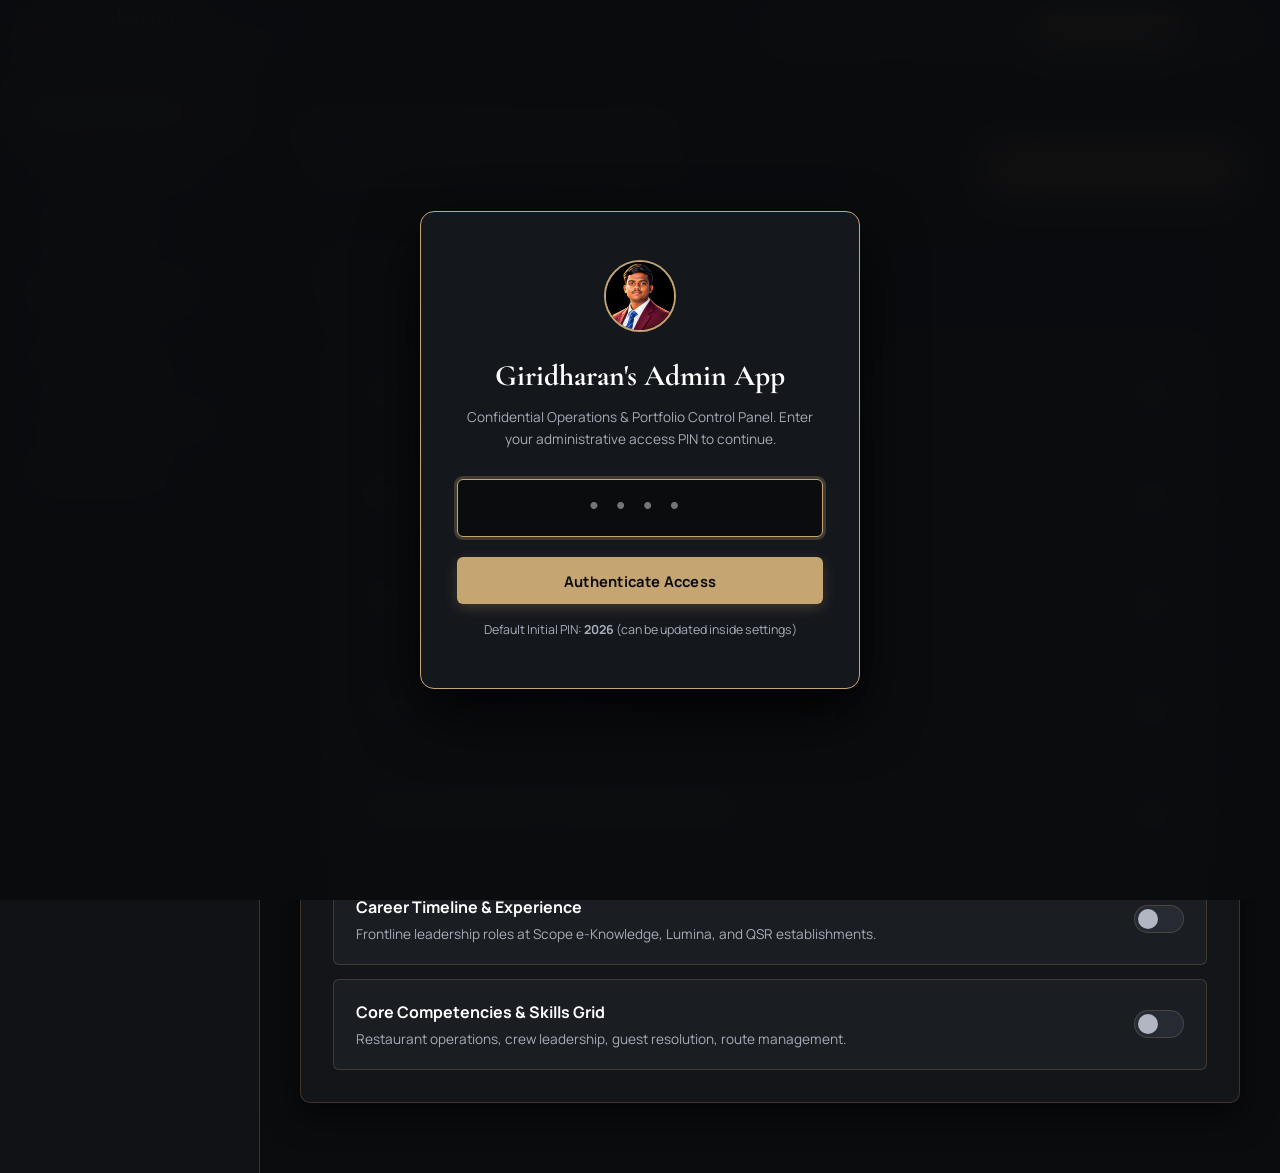
<file: admin/index.html>
<!DOCTYPE html>
<html lang="en" data-theme="dark">
<head>
  <meta charset="UTF-8">
  <meta name="viewport" content="width=device-width, initial-scale=1.0, viewport-fit=cover">
  <meta name="robots" content="noindex, nofollow">
  <title>Admin Dashboard &bull; Giridharan G V</title>
  <meta name="theme-color" content="#0b0c0e">
  <meta name="mobile-web-app-capable" content="yes">
  <meta name="apple-mobile-web-app-capable" content="yes">
  <meta name="apple-mobile-web-app-status-bar-style" content="black-translucent">
  <link rel="manifest" href="manifest.json">

  <!-- Favicon -->
  <link rel="icon" type="image/png" href="../favicon.png">

  <!-- Typography -->
  <link rel="preconnect" href="https://fonts.googleapis.com">
  <link rel="preconnect" href="https://fonts.gstatic.com" crossorigin>
  <link href="https://fonts.googleapis.com/css2?family=Cormorant+Garamond:ital,wght@0,500;0,600;0,700;1,400&family=Manrope:wght@400;500;600;700&display=swap" rel="stylesheet">

  <!-- Shared Portfolio CSS -->
  <link rel="stylesheet" href="../styles.css">

  <style>
    /* -------------------------------------------------------------
       GIRIDHARAN G V — ADMIN APPLICATION STYLING
       High-Contrast Executive Matte Obsidian & Champagne Gold
       Zero washed-out text, 100% crystal-clear readability
       ------------------------------------------------------------- */
    :root {
      --admin-sidebar-width: 260px;

      /* High-Contrast Colors */
      --color-gold: #c5a572;
      --color-gold-hover: #d8ba88;
      --color-gold-bright: #e6cf9f;
      --color-gold-soft: rgba(197, 165, 114, 0.14);

      --bg-page: #0b0c0e;
      --bg-surface: #14161a;
      --bg-surface-elevated: #1a1d22;
      --bg-sidebar: #101215;

      /* Crisp, bright text with zero fading */
      --text-main: #ffffff !important;
      --text-secondary: #e2e6ee !important;
      --text-muted: #a6adb9 !important;

      --border-subtle: rgba(197, 165, 114, 0.22);
      --border-focus: #c5a572;

      --font-heading: 'Cormorant Garamond', Georgia, serif;
      --font-body: 'Manrope', -apple-system, BlinkMacSystemFont, 'Segoe UI', Roboto, sans-serif;

      --radius-sm: 6px;
      --radius-md: 10px;
      --radius-lg: 14px;
    }

    /* Force bright text inheritance across all elements */
    * {
      box-sizing: border-box;
    }

    body {
      background-color: var(--bg-page) !important;
      color: #ffffff !important;
      font-family: var(--font-body);
      min-height: 100vh;
      display: flex;
      flex-direction: column;
      margin: 0;
      padding: 0;
      line-height: 1.6;
      -webkit-font-smoothing: antialiased;
    }

    /* Top utility bar */
    .admin-topbar {
      height: 64px;
      background: #111317;
      border-bottom: 1px solid var(--border-subtle);
      display: flex;
      align-items: center;
      justify-content: space-between;
      padding: 0 1.75rem;
      position: sticky;
      top: 0;
      z-index: 50;
    }

    .admin-brand {
      display: flex;
      align-items: center;
      gap: 0.85rem;
      text-decoration: none;
      color: #ffffff;
    }

    .admin-brand img {
      width: 38px;
      height: 38px;
      border-radius: 50%;
      border: 1.5px solid var(--color-gold);
      object-fit: cover;
    }

    .admin-brand-info h1 {
      font-family: var(--font-heading);
      font-size: 1.25rem;
      margin: 0;
      font-weight: 700;
      color: #ffffff !important;
      letter-spacing: -0.01em;
    }

    .admin-brand-info span {
      font-size: 0.75rem;
      color: var(--color-gold-bright) !important;
      text-transform: uppercase;
      letter-spacing: 0.08em;
      font-weight: 700;
    }

    .topbar-right {
      display: flex;
      align-items: center;
      gap: 0.85rem;
    }

    .status-pill {
      display: inline-flex;
      align-items: center;
      gap: 0.45rem;
      padding: 0.35rem 0.85rem;
      border-radius: 9999px;
      font-size: 0.75rem;
      font-weight: 600;
      background: var(--color-gold-soft);
      color: var(--color-gold-bright) !important;
      border: 1px solid var(--border-subtle);
    }

    .status-dot {
      width: 8px;
      height: 8px;
      border-radius: 50%;
      background: var(--color-gold);
    }

    .status-dot.active {
      background: #4ade80;
      box-shadow: 0 0 8px rgba(74, 222, 128, 0.4);
    }

    .status-dot.warning {
      background: #fbbf24;
      box-shadow: 0 0 8px rgba(251, 191, 36, 0.4);
    }

    /* Main App Layout */
    .admin-app-body {
      flex: 1;
      display: flex;
    }

    /* Sidebar Navigation */
    .admin-sidebar {
      width: var(--admin-sidebar-width);
      background: var(--bg-sidebar);
      border-right: 1px solid var(--border-subtle);
      padding: 1.5rem 1rem;
      display: flex;
      flex-direction: column;
      gap: 0.45rem;
    }

    .admin-nav-item {
      display: flex;
      align-items: center;
      gap: 0.75rem;
      padding: 0.8rem 1rem;
      border-radius: var(--radius-sm);
      color: #b0b7c3 !important;
      text-decoration: none;
      font-size: 0.9rem;
      font-weight: 600;
      transition: all 0.2s ease;
      cursor: pointer;
      border: 1px solid transparent;
      background: transparent;
      text-align: left;
      width: 100%;
    }

    .admin-nav-item:hover {
      background: rgba(197, 165, 114, 0.08);
      color: #ffffff !important;
      border-color: rgba(197, 165, 114, 0.2);
    }

    .admin-nav-item.active {
      background: rgba(197, 165, 114, 0.16) !important;
      color: #ffffff !important;
      border-color: var(--color-gold) !important;
    }

    .admin-nav-item.active span {
      color: var(--color-gold-bright) !important;
      font-weight: 700;
    }

    .admin-nav-item svg {
      width: 18px;
      height: 18px;
      stroke-width: 2;
      stroke: currentColor;
      fill: none;
      flex-shrink: 0;
    }

    /* Content Canvas */
    .admin-canvas {
      flex: 1;
      padding: 2.5rem;
      max-width: 1160px;
      margin: 0 auto;
      width: 100%;
    }

    .admin-panel {
      display: none;
    }

    .admin-panel.active {
      display: block;
      animation: fadeIn 0.25s ease-out;
    }

    @keyframes fadeIn {
      from { opacity: 0; transform: translateY(6px); }
      to { opacity: 1; transform: translateY(0); }
    }

    .panel-header {
      margin-bottom: 2rem;
      display: flex;
      justify-content: space-between;
      align-items: flex-end;
      flex-wrap: wrap;
      gap: 1rem;
    }

    .panel-header-text h2 {
      font-family: var(--font-heading);
      font-size: 2.25rem;
      font-weight: 700;
      margin: 0 0 0.4rem 0;
      color: #ffffff !important;
      letter-spacing: -0.01em;
    }

    .panel-header-text p {
      font-size: 0.95rem;
      color: #c5cbd5 !important;
      margin: 0;
      line-height: 1.5;
    }

    /* Card Panels */
    .card-panel {
      background: var(--bg-surface);
      border: 1px solid var(--border-subtle);
      border-radius: var(--radius-md);
      padding: 2rem;
      margin-bottom: 1.85rem;
      box-shadow: 0 12px 32px rgba(0, 0, 0, 0.65);
    }

    .card-panel-title {
      font-family: var(--font-heading);
      font-size: 1.5rem;
      font-weight: 700;
      margin: 0 0 0.5rem 0;
      color: #ffffff !important;
      display: flex;
      align-items: center;
      gap: 0.6rem;
      letter-spacing: -0.01em;
    }

    .card-panel-desc {
      font-size: 0.875rem;
      color: #a6adb9 !important;
      margin: 0 0 1.5rem 0;
      line-height: 1.6;
    }

    /* Toggle switches */
    .toggle-list {
      display: flex;
      flex-direction: column;
      gap: 0.85rem;
    }

    .toggle-row {
      display: flex;
      align-items: center;
      justify-content: space-between;
      padding: 1.25rem 1.4rem;
      background: var(--bg-surface-elevated);
      border: 1px solid var(--border-subtle);
      border-radius: var(--radius-sm);
      gap: 1rem;
      transition: border-color 0.2s ease;
    }

    .toggle-row:hover {
      border-color: rgba(197, 165, 114, 0.4);
    }

    .toggle-info h4 {
      margin: 0 0 0.3rem 0;
      font-size: 1rem;
      font-weight: 700;
      color: #ffffff !important;
    }

    .toggle-info p {
      margin: 0;
      font-size: 0.85rem;
      color: #a6adb9 !important;
      line-height: 1.4;
    }

    .switch {
      position: relative;
      display: inline-block;
      width: 50px;
      height: 28px;
      flex-shrink: 0;
    }

    .switch input {
      opacity: 0;
      width: 0;
      height: 0;
    }

    .slider {
      position: absolute;
      cursor: pointer;
      top: 0; left: 0; right: 0; bottom: 0;
      background-color: #252a33;
      transition: .3s;
      border-radius: 34px;
      border: 1px solid var(--border-subtle);
    }

    .slider:before {
      position: absolute;
      content: "";
      height: 20px;
      width: 20px;
      left: 3px;
      bottom: 3px;
      background-color: #b0b7c3;
      transition: .3s;
      border-radius: 50%;
    }

    input:checked + .slider {
      background-color: var(--color-gold);
      border-color: var(--color-gold);
    }

    input:checked + .slider:before {
      transform: translateX(22px);
      background-color: #0b0c0e;
    }

    /* Forms */
    .form-grid-2 {
      display: grid;
      grid-template-columns: 1fr 1fr;
      gap: 1.25rem;
    }

    .form-group {
      margin-bottom: 1.35rem;
    }

    .form-label {
      display: block;
      font-size: 0.85rem;
      font-weight: 700;
      color: #e2e6ee !important;
      margin-bottom: 0.5rem;
      letter-spacing: 0.02em;
    }

    .form-input,
    .form-select,
    .form-textarea {
      width: 100%;
      background: #0f1115 !important;
      border: 1.5px solid var(--border-subtle);
      border-radius: var(--radius-sm);
      padding: 0.85rem 1rem;
      font-family: var(--font-body);
      font-size: 0.95rem;
      color: #ffffff !important;
      transition: all 0.25s ease;
    }

    .form-input:focus,
    .form-select:focus,
    .form-textarea:focus {
      outline: none;
      border-color: var(--border-focus);
      background: #14171d !important;
      box-shadow: 0 0 0 3px rgba(197, 165, 114, 0.2);
    }

    .form-hint {
      font-size: 0.775rem;
      color: #a6adb9 !important;
      margin-top: 0.4rem;
    }

    /* Buttons */
    .btn-primary {
      background: var(--color-gold) !important;
      color: #0b0c0e !important;
      font-weight: 700 !important;
      border: none;
      padding: 0.75rem 1.4rem;
      border-radius: var(--radius-sm);
      cursor: pointer;
      display: inline-flex;
      align-items: center;
      gap: 0.5rem;
      box-shadow: 0 4px 14px rgba(197, 165, 114, 0.25);
      transition: all 0.2s ease;
    }

    .btn-primary:hover {
      background: var(--color-gold-hover) !important;
      transform: translateY(-1px);
    }

    .btn-secondary {
      background: rgba(255, 255, 255, 0.06) !important;
      color: #ffffff !important;
      border: 1px solid var(--border-subtle);
      padding: 0.65rem 1.15rem;
      border-radius: var(--radius-sm);
      cursor: pointer;
      display: inline-flex;
      align-items: center;
      gap: 0.4rem;
      font-weight: 600;
      transition: all 0.2s ease;
    }

    .btn-secondary:hover {
      background: rgba(197, 165, 114, 0.12) !important;
      border-color: var(--color-gold);
      color: var(--color-gold-bright) !important;
    }

    .btn-sm {
      padding: 0.45rem 0.85rem;
      font-size: 0.8rem;
    }

    /* Tables */
    .data-table-container {
      overflow-x: auto;
      border: 1px solid var(--border-subtle);
      border-radius: var(--radius-sm);
      background: var(--bg-surface-elevated);
    }

    .data-table {
      width: 100%;
      border-collapse: collapse;
      text-align: left;
      font-size: 0.875rem;
    }

    .data-table th {
      background: #0d0f12;
      color: #e2e6ee !important;
      font-weight: 700;
      padding: 0.95rem 1rem;
      border-bottom: 1px solid var(--border-subtle);
    }

    .data-table td {
      padding: 1rem;
      border-bottom: 1px solid var(--border-subtle);
      color: #ffffff !important;
      vertical-align: middle;
    }

    .data-table tr:last-child td {
      border-bottom: none;
    }

    .badge-approved {
      background: rgba(74, 222, 128, 0.16);
      color: #4ade80 !important;
      border: 1px solid rgba(74, 222, 128, 0.35);
      padding: 0.25rem 0.6rem;
      border-radius: 4px;
      font-size: 0.75rem;
      font-weight: 700;
    }

    .badge-pending {
      background: rgba(251, 191, 36, 0.16);
      color: #fbbf24 !important;
      border: 1px solid rgba(251, 191, 36, 0.35);
      padding: 0.25rem 0.6rem;
      border-radius: 4px;
      font-size: 0.75rem;
      font-weight: 700;
    }

    .btn-action-group {
      display: flex;
      gap: 0.45rem;
    }

    /* Modal / PIN Shield */
    .pin-shield-overlay {
      position: fixed;
      inset: 0;
      background: rgba(11, 12, 14, 0.96);
      backdrop-filter: blur(20px);
      z-index: 1000;
      display: flex;
      align-items: center;
      justify-content: center;
      padding: 1.5rem;
    }

    .pin-card {
      background: #14171c;
      border: 1.5px solid var(--color-gold);
      box-shadow: 0 25px 60px rgba(0, 0, 0, 0.85);
      border-radius: var(--radius-lg);
      padding: 3rem 2.25rem;
      max-width: 440px;
      width: 100%;
      text-align: center;
    }

    .pin-avatar {
      width: 72px;
      height: 72px;
      border-radius: 50%;
      border: 2px solid var(--color-gold);
      margin: 0 auto 1.25rem auto;
      object-fit: cover;
    }

    .pin-input {
      width: 100%;
      letter-spacing: 0.45em;
      font-size: 1.6rem;
      text-align: center;
      font-family: monospace;
      padding: 0.85rem 1rem;
      background: #0b0c0e !important;
      border: 1px solid var(--border-subtle);
      color: var(--color-gold-bright) !important;
      border-radius: var(--radius-sm);
      margin-bottom: 1.25rem;
    }

    .pin-input:focus {
      outline: none;
      border-color: var(--color-gold);
      box-shadow: 0 0 0 3px rgba(197, 165, 114, 0.25);
    }

    .pin-hint {
      font-size: 0.775rem;
      color: #a6adb9 !important;
      margin-top: 1rem;
    }

    .toast-banner {
      position: fixed;
      bottom: 2rem;
      right: 2rem;
      background: #181b22;
      border: 1px solid var(--color-gold);
      color: #ffffff !important;
      padding: 0.85rem 1.35rem;
      border-radius: var(--radius-sm);
      font-size: 0.875rem;
      box-shadow: 0 10px 30px rgba(0, 0, 0, 0.7);
      z-index: 100;
      display: none;
      align-items: center;
      gap: 0.6rem;
    }

    /* Mobile overrides */
    @media (max-width: 900px) {
      .admin-topbar {
        padding: 0 1rem;
        height: auto;
        min-height: 60px;
        flex-wrap: wrap;
        gap: 0.5rem;
        padding-top: 0.5rem;
        padding-bottom: 0.5rem;
      }
      .topbar-right {
        gap: 0.4rem;
        flex-wrap: wrap;
      }
      .admin-app-body {
        flex-direction: column;
      }
      .admin-sidebar {
        width: 100%;
        border-right: none;
        border-bottom: 1px solid var(--border-subtle);
        flex-direction: row;
        overflow-x: auto;
        padding: 0.65rem 0.75rem;
        gap: 0.4rem;
        -webkit-overflow-scrolling: touch;
      }
      .admin-nav-item {
        white-space: nowrap;
        flex-shrink: 0;
        padding: 0.55rem 0.85rem;
        font-size: 0.825rem;
      }
      .admin-canvas {
        padding: 1.25rem 0.85rem;
      }
      .card-panel {
        padding: 1.25rem 1rem;
      }
      .panel-header-text h2 {
        font-size: 1.6rem;
      }
      .form-grid-2 {
        grid-template-columns: 1fr;
        gap: 0;
      }
      .toggle-row {
        padding: 0.85rem 1rem;
      }
    }
  </style>
</head>
<body>

  <!-- Subtle Film Grain Texture Overlay -->
  <svg class="grain-overlay" aria-hidden="true" xmlns="http://www.w3.org/2000/svg">
    <filter id="noiseFilter">
      <feTurbulence type="fractalNoise" baseFrequency="0.8" numOctaves="3" stitchTiles="stitch" />
      <feColorMatrix type="matrix" values="1 0 0 0 0  0 1 0 0 0  0 0 1 0 0  0 0 1 0 0" />
    </filter>
    <rect width="100%" height="100%" filter="url(#noiseFilter)" />
  </svg>

  <!-- =============================================================
       SECURITY PIN SHIELD (Protects Admin Dashboard from Public Access)
       ============================================================= -->
  <div id="pinShieldOverlay" class="pin-shield-overlay">
    <div class="pin-card">
      <img src="../images/giridharan.jpg" alt="Giridharan G V" class="pin-avatar">
      <h2 style="font-family: var(--font-heading); font-size: 1.85rem; margin: 0 0 0.5rem 0;">Giridharan's Admin App</h2>
      <p style="font-size: 0.85rem; color: var(--color-text-muted); margin-bottom: 1.75rem;">
        Confidential Operations &amp; Portfolio Control Panel. Enter your administrative access PIN to continue.
      </p>

      <form id="adminPinForm" onsubmit="handlePinVerification(event)">
        <input type="password" id="adminPinInput" class="pin-input" placeholder="••••" maxlength="8" autofocus required autocomplete="current-password">
        <button type="submit" class="btn btn-primary" style="width: 100%; justify-content: center; padding: 0.85rem 1rem;">
          Authenticate Access
        </button>
      </form>
      <div id="pinErrorMessage" style="color: #e57373; font-size: 0.8rem; margin-top: 0.75rem; display: none;"></div>
      <div class="pin-hint">Default Initial PIN: <strong>2026</strong> (can be updated inside settings)</div>
    </div>
  </div>

  <!-- =============================================================
       ADMIN APP TOP NAVIGATION BAR
       ============================================================= -->
  <header class="admin-topbar">
    <div class="admin-brand">
      <img src="../images/giridharan.jpg" alt="Giridharan G V">
      <div class="admin-brand-info">
        <h1>Giridharan G V</h1>
        <span>Operations Console &bull; V1.0</span>
      </div>
    </div>

    <div class="topbar-right">
      <button type="button" id="installAppBtn" class="btn btn-secondary btn-sm" style="display:none; border-color:var(--color-gold); color:var(--color-gold-bright);" onclick="installAndroidApp()">
        <span>📱 Install Android App</span>
      </button>
      <div class="status-pill" id="siteStatusIndicator">
        <span class="status-dot active" id="siteStatusDot"></span>
        <span id="siteStatusLabel">Portfolio: Live</span>
      </div>

      <a href="../index.html" target="_blank" class="btn btn-secondary btn-sm" title="View live portfolio in new tab">
        <span>Open Site</span>
        <svg viewBox="0 0 24 24" style="width:13px;height:13px;stroke:currentColor;fill:none;stroke-width:2;"><line x1="7" y1="17" x2="17" y2="7"/><polyline points="7 7 17 7 17 17"/></svg>
      </a>

      <button type="button" id="topbarSyncBtn" class="btn btn-primary btn-sm" onclick="triggerGitHubSync()" title="Push latest state to GitHub">
        <span>🚀 Push to GitHub</span>
      </button>
      <button type="button" class="btn btn-secondary btn-sm" onclick="lockAdminConsole()" title="Lock panel">
        Lock
      </button>
    </div>
  </header>

  <!-- =============================================================
       MAIN WORKSTATION LAYOUT
       ============================================================= -->
  <div class="admin-app-body">

    <!-- Left Utility Navigation -->
    <aside class="admin-sidebar">
      <button type="button" class="admin-nav-item active" onclick="switchAdminTab('sectionsTab')">
        <svg viewBox="0 0 24 24"><rect x="3" y="3" width="7" height="7"/><rect x="14" y="3" width="7" height="7"/><rect x="14" y="14" width="7" height="7"/><rect x="3" y="14" width="7" height="7"/></svg>
        <span>Section Visibility</span>
      </button>

      <button type="button" class="admin-nav-item" onclick="switchAdminTab('maintenanceTab')">
        <svg viewBox="0 0 24 24"><path d="M14.7 6.3a1 1 0 0 0 0 1.4l1.6 1.6a1 1 0 0 0 1.4 0l3.77-3.77a6 6 0 0 1-7.94 7.94l-6.91 6.91a2.12 2.12 0 0 1-3-3l6.91-6.91a6 6 0 0 1 7.94-7.94l-3.76 3.76z"/></svg>
        <span>Maintenance Mode</span>
      </button>

      <button type="button" class="admin-nav-item" onclick="switchAdminTab('milestonesTab')">
        <svg viewBox="0 0 24 24"><polyline points="16 18 22 12 16 6"/><polyline points="8 6 2 12 8 18"/></svg>
        <span>LeetCode &amp; Milestones</span>
      </button>

      <button type="button" class="admin-nav-item" onclick="switchAdminTab('buildsTab')">
        <svg viewBox="0 0 24 24"><polygon points="12 2 2 7 12 12 22 7 12 2"/><polyline points="2 17 12 22 22 17"/><polyline points="2 12 12 17 22 12"/></svg>
        <span>Builds &amp; SaaS Apps</span>
      </button>

      <button type="button" class="admin-nav-item" onclick="switchAdminTab('testimonialsTab')">
        <svg viewBox="0 0 24 24"><path d="M21 15a2 2 0 0 1-2 2H7l-4 4V5a2 2 0 0 1 2-2h14a2 2 0 0 1 2 2z"/></svg>
        <span>Colleague Endorsements</span>
      </button>

      <button type="button" class="admin-nav-item" onclick="switchAdminTab('tokensTab')">
        <svg viewBox="0 0 24 24"><line x1="10" y1="13" x2="8" y2="15"/><line x1="14" y1="9" x2="16" y2="7"/><path d="M16 16l4-4a5 5 0 0 0-7-7l-4 4"/><path d="M8 8l-4 4a5 5 0 0 0 7 7l4-4"/></svg>
        <span>Generate Invite Links</span>
      </button>

      <button type="button" class="admin-nav-item" onclick="switchAdminTab('settingsTab')">
        <svg viewBox="0 0 24 24"><circle cx="12" cy="12" r="3"/><path d="M19.4 15a1.65 1.65 0 0 0 .33 1.82l.06.06a2 2 0 0 1 0 2.83 2 2 0 0 1-2.83 0l-.06-.06a1.65 1.65 0 0 0-1.82-.33 1.65 1.65 0 0 0-1 1.51V21a2 2 0 0 1-2 2 2 2 0 0 1-2-2v-.09A1.65 1.65 0 0 0 9 19.4a1.65 1.65 0 0 0-1.82.33l-.06.06a2 2 0 0 1-2.83 0 2 2 0 0 1 0-2.83l.06-.06a1.65 1.65 0 0 0 .33-1.82 1.65 1.65 0 0 0-1.51-1H3a2 2 0 0 1-2-2 2 2 0 0 1 2-2h.09A1.65 1.65 0 0 0 4.6 9a1.65 1.65 0 0 0-.33-1.82l-.06-.06a2 2 0 0 1 0-2.83 2 2 0 0 1 2.83 0l.06.06a1.65 1.65 0 0 0 1.82.33H9a1.65 1.65 0 0 0 1-1.51V3a2 2 0 0 1 2-2 2 2 0 0 1 2 2v.09a1.65 1.65 0 0 0 1 1.51 1.65 1.65 0 0 0 1.82-.33l.06-.06a2 2 0 0 1 2.83 0 2 2 0 0 1 0 2.83l-.06.06a1.65 1.65 0 0 0-.33 1.82V9a1.65 1.65 0 0 0 1.51 1H21a2 2 0 0 1 2 2 2 2 0 0 1-2 2h-.09a1.65 1.65 0 0 0-1.51 1z"/></svg>
        <span>Security &amp; PIN</span>
      </button>
    </aside>

    <!-- Right Workspace Canvas -->
    <main class="admin-canvas">

      <!-- =======================================================
           TAB 1: SECTION VISIBILITY TOGGLES
           ======================================================= -->
      <section id="sectionsTab" class="admin-panel active">
        <div class="panel-header">
          <div class="panel-header-text">
            <h2>Optional Section Controls</h2>
            <p>Toggle individual sections on your portfolio instantly without touching HTML code.</p>
          </div>
          <button type="button" class="btn btn-primary" onclick="saveSectionToggles()">
            Save Visibility Configuration
          </button>
        </div>

        <div class="card-panel">
          <div class="card-panel-title">Master Section Switches</div>
          <p class="card-panel-desc">
            Changes take effect immediately across all visitors browsing your portfolio.
          </p>

          <div class="toggle-list">

            <!-- Coding Milestones & LeetCode Toggle -->
            <div class="toggle-row">
              <div class="toggle-info">
                <h4>LeetCode &amp; Coding Milestones Section</h4>
                <p>Displays your problem counts, data structures consistency, and hackathon prototypes.</p>
              </div>
              <label class="switch">
                <input type="checkbox" id="toggle_codingMilestones">
                <span class="slider"></span>
              </label>
            </div>

            <!-- Builds & SaaS Projects Toggle -->
            <div class="toggle-row">
              <div class="toggle-info">
                <h4>Builds &amp; Web Applications</h4>
                <p>Keep hidden until you wish to publicly unveil your live SaaS builds and apps.</p>
              </div>
              <label class="switch">
                <input type="checkbox" id="toggle_builds">
                <span class="slider"></span>
              </label>
            </div>

            <!-- Colleague Testimonials Toggle -->
            <div class="toggle-row">
              <div class="toggle-info">
                <h4>Colleague Endorsements &amp; Recommendations</h4>
                <p>Displays verified peer feedback and operational testimonials approved by you.</p>
              </div>
              <label class="switch">
                <input type="checkbox" id="toggle_testimonials">
                <span class="slider"></span>
              </label>
            </div>

            <!-- Key Performance Indicators / Numbers -->
            <div class="toggle-row">
              <div class="toggle-info">
                <h4>Key Impact Metrics (Numbers Strip)</h4>
                <p>7+ Years, 40+ Crew Trained, 98.4% SLA Compliance, 14 Daily Corridor Runs.</p>
              </div>
              <label class="switch">
                <input type="checkbox" id="toggle_numbers">
                <span class="slider"></span>
              </label>
            </div>

            <!-- Certifications Section -->
            <div class="toggle-row">
              <div class="toggle-info">
                <h4>Professional Certification (MS Excel Data Analysis)</h4>
                <p>Displays verified Macquarie University certification credential.</p>
              </div>
              <label class="switch">
                <input type="checkbox" id="toggle_certifications">
                <span class="slider"></span>
              </label>
            </div>

            <!-- Career Experience Section -->
            <div class="toggle-row">
              <div class="toggle-info">
                <h4>Career Timeline &amp; Experience</h4>
                <p>Frontline leadership roles at Scope e-Knowledge, Lumina, and QSR establishments.</p>
              </div>
              <label class="switch">
                <input type="checkbox" id="toggle_experience">
                <span class="slider"></span>
              </label>
            </div>

            <!-- Skills & Competencies -->
            <div class="toggle-row">
              <div class="toggle-info">
                <h4>Core Competencies &amp; Skills Grid</h4>
                <p>Restaurant operations, crew leadership, guest resolution, route management.</p>
              </div>
              <label class="switch">
                <input type="checkbox" id="toggle_skills">
                <span class="slider"></span>
              </label>
            </div>

          </div>
        </div>
      </section>

      <!-- =======================================================
           TAB 2: MAINTENANCE MODE
           ======================================================= -->
      <section id="maintenanceTab" class="admin-panel">
        <div class="panel-header">
          <div class="panel-header-text">
            <h2>Portfolio Maintenance Mode</h2>
            <p>Put your live website in a sleek "Under Architecture Upgrades" state with one toggle.</p>
          </div>
        </div>

        <div class="card-panel">
          <div class="toggle-row" style="margin-bottom: 1.5rem; background:#0b0c0e;">
            <div class="toggle-info">
              <h4 style="font-size:1.1rem; color:var(--color-gold-bright);">Under Maintenance Switch</h4>
              <p>When enabled, all public portfolio visitors will see your executive upgrade notice instead of raw work-in-progress content.</p>
            </div>
            <label class="switch">
              <input type="checkbox" id="maintenanceToggle" onchange="toggleMaintenanceSwitch(this.checked)">
              <span class="slider"></span>
            </label>
          </div>

          <div class="form-group">
            <label class="form-label">Maintenance Board Display Style</label>
            <select id="maintenanceDisplayMode" class="form-select" onchange="saveMaintenanceNotice()">
              <option value="fullscreen" selected>Full-Screen Takeover Board (Completely pauses public portfolio)</option>
              <option value="banner">Top Floating Banner Strip (Portfolio remains browseable with warning banner)</option>
            </select>
            <div class="form-hint" style="font-size:0.75rem; color:var(--color-text-muted); margin-top:0.35rem;">Full-Screen Board is recommended when restructuring sections or updating content.</div>
          </div>

          <div class="form-group">
            <label class="form-label">Status Eyebrow Badge</label>
            <input type="text" id="maintenanceBadge" class="form-input" value="Scheduled Architecture Upgrade">
          </div>

          <div class="form-group">
            <label class="form-label">Notice Heading</label>
            <input type="text" id="maintenanceHeading" class="form-input" value="Portfolio Under Scheduled Maintenance">
          </div>

          <div class="form-group">
            <label class="form-label">Visitor Message</label>
            <textarea id="maintenanceMessage" class="form-textarea" rows="3">We are currently deploying updated enterprise case studies and operational metrics. Service will resume shortly.</textarea>
          </div>

          <div class="form-group">
            <label class="form-label">Estimated Return Window</label>
            <input type="text" id="maintenanceReturn" class="form-input" value="Returning shortly today">
          </div>

          <button type="button" class="btn btn-primary" onclick="saveMaintenanceNotice()">
            Update Maintenance Notice
          </button>
        </div>
      </section>

      <!-- =======================================================
           TAB 3: LEETCODE & CODING MILESTONES
           ======================================================= -->
      <section id="milestonesTab" class="admin-panel">
        <div class="panel-header">
          <div class="panel-header-text">
            <h2>LeetCode &amp; Coding Milestones</h2>
            <p>Highlight your algorithmic consistency and technical problem solving.</p>
          </div>
          <button type="button" class="btn btn-primary" onclick="saveCodingStats()">
            Save Milestones
          </button>
        </div>

        <div class="card-panel">
          <div class="card-panel-title">LeetCode Metrics Card</div>
          <p class="card-panel-desc">Configure your problem-solving counters displayed on your portfolio.</p>

          <div class="form-grid-2">
            <div class="form-group">
              <label class="form-label">Problems Solved Counter</label>
              <input type="text" id="lc_solvedCount" class="form-input" value="160+" placeholder="e.g. 160+, 200+">
            </div>

            <div class="form-group">
              <label class="form-label">LeetCode Profile URL</label>
              <input type="url" id="lc_profileUrl" class="form-input" value="https://leetcode.com" placeholder="https://leetcode.com/u/your-username">
            </div>
          </div>

          <div class="form-group">
            <label class="form-label">Focus Areas / Description</label>
            <input type="text" id="lc_description" class="form-input" value="Daily practice focusing on Arrays, Two-Pointer patterns, Sliding Window, and Hash Maps.">
          </div>
        </div>

        <div class="card-panel">
          <div class="card-panel-title" style="justify-content:space-between;">
            <span>Hackathons &amp; Prototype Builds</span>
            <button type="button" class="btn btn-secondary btn-sm" onclick="promptAddHackathon()">+ Add Hackathon</button>
          </div>
          <p class="card-panel-desc">List hackathon sprints, operational challenges, or rapid prototypes you built.</p>

          <div id="hackathonListContainer"></div>
        </div>
      </section>

      <!-- =======================================================
           TAB 4: BUILDS & SAAS APPLICATIONS
           ======================================================= -->
      <section id="buildsTab" class="admin-panel">
        <div class="panel-header">
          <div class="panel-header-text">
            <h2>Builds &amp; Web Applications</h2>
            <p>Manage your real software builds, future web apps, and client tools.</p>
          </div>
          <button type="button" class="btn btn-primary" onclick="promptAddBuild()">+ Add New Build</button>
        </div>

        <div class="card-panel">
          <div class="card-panel-title">Active Portfolio Projects</div>
          <p class="card-panel-desc">These applications appear in your dynamic Builds section when that section is turned ON.</p>

          <div id="buildsListContainer"></div>
        </div>
      </section>

      <!-- =======================================================
           TAB 5: COLLEAGUE TESTIMONIALS MODERATION
           ======================================================= -->
      <section id="testimonialsTab" class="admin-panel">
        <div class="panel-header">
          <div class="panel-header-text">
            <h2>Colleague Endorsements &amp; Recommendations</h2>
            <p>Review and moderate feedback submitted by peers and leadership.</p>
          </div>
        </div>

        <div class="card-panel">
          <div class="card-panel-title">Testimonial Moderation Inbox</div>
          <p class="card-panel-desc">
            Only testimonials marked as <strong>Approved</strong> will be visible to recruiters on your public portfolio.
          </p>

          <div id="testimonialsListContainer"></div>
        </div>
      </section>

      <!-- =======================================================
           TAB 6: ONE-TIME INVITE LINK GENERATOR
           ======================================================= -->
      <section id="tokensTab" class="admin-panel">
        <div class="panel-header">
          <div class="panel-header-text">
            <h2>One-Time Colleague Invitation Links</h2>
            <p>Generate secure single-use links to send to peers via WhatsApp, Email, or LinkedIn.</p>
          </div>
        </div>

        <div class="card-panel">
          <div class="card-panel-title">Generate New Invitation Token</div>
          <p class="card-panel-desc">
            Enter the colleague's name and organization. The system generates a single-use URL they can complete in 2 minutes.
          </p>

          <form id="tokenGenForm" onsubmit="handleTokenGeneration(event)">
            <div class="form-grid-2">
              <div class="form-group">
                <label class="form-label">Colleague Name</label>
                <input type="text" id="tokenGenName" class="form-input" placeholder="e.g. Rajesh Kumar" required>
              </div>

              <div class="form-group">
                <label class="form-label">Company / Shared Workplace</label>
                <input type="text" id="tokenGenCompany" class="form-input" placeholder="e.g. Scope e-Knowledge Center" required>
              </div>
            </div>

            <button type="submit" class="btn btn-primary">
              Generate Single-Use Colleague Link
            </button>
          </form>
        </div>

        <div class="card-panel">
          <div class="card-panel-title">Active &amp; Past Invitation Tokens</div>
          <p class="card-panel-desc">Tokens automatically mark as used once your colleague completes their recommendation.</p>

          <div class="data-table-container">
            <table class="data-table" id="tokensTable">
              <thead>
                <tr>
                  <th>Recipient</th>
                  <th>Company</th>
                  <th>Shareable Invitation Link</th>
                  <th>Status</th>
                  <th>Action</th>
                </tr>
              </thead>
              <tbody id="tokensTableBody">
                <!-- Dynamically populated -->
              </tbody>
            </table>
          </div>
        </div>
      </section>

      <!-- =======================================================
           TAB 7: SECURITY & PIN SETTINGS
           ======================================================= -->
      <section id="settingsTab" class="admin-panel">
        <div class="panel-header">
          <div class="panel-header-text">
            <h2>Admin Security &amp; Data Backup</h2>
            <p>Manage your access credentials and export full portfolio state.</p>
          </div>
        </div>

        

        <div class="card-panel">
          <div class="card-panel-title">Change Administrative PIN</div>
          <p class="card-panel-desc">Update the 4 to 8 digit numerical PIN used to unlock this Admin App.</p>

          <form id="changePinForm" onsubmit="handleChangePin(event)" style="max-width: 420px;">
            <div class="form-group">
              <label class="form-label">New Administrative PIN</label>
              <input type="password" id="newAdminPin" class="form-input" placeholder="Enter 4-8 digits" minlength="4" maxlength="8" required>
            </div>
            <div class="form-group">
              <label class="form-label">Confirm New PIN</label>
              <input type="password" id="confirmAdminPin" class="form-input" placeholder="Re-enter new PIN" minlength="4" maxlength="8" required>
            </div>
            <button type="submit" class="btn btn-primary">Update Admin PIN</button>
          </form>
        </div>

        <div class="card-panel">
          <div class="card-panel-title">Export / Backup Portfolio State</div>
          <p class="card-panel-desc">Download a complete snapshot of your portfolio configuration as a JSON file.</p>

          <div style="display:flex; gap:1rem; flex-wrap:wrap;">
            <button type="button" class="btn btn-secondary" onclick="exportDataJson()">
              Download portfolio-data.json
            </button>
            <button type="button" class="btn btn-secondary" onclick="resetToInitialDefaults()" style="color: #e57373;">
              Reset to Factory Seed Data
            </button>
          </div>
        </div>
      </section>

    </main>
  </div>

  <!-- Toast Notification -->
  <div id="toastBanner" class="toast-banner">
    <svg viewBox="0 0 24 24" style="width:16px;height:16px;stroke:var(--color-gold);fill:none;stroke-width:2;"><polyline points="20 6 9 17 4 12"/></svg>
    <span id="toastMessage">Operation successful</span>
  </div>

  <!-- Shared Data Adapter -->
  <script src="../assets/portfolio-bridge.js"></script>

  <script>
    /* -------------------------------------------------------------
       ADMIN APP CONTROLLER
       Human-written, structured state management.
       ------------------------------------------------------------- */
    var authenticated = false;
    var currentData = null;

    // Toast Notification Helper
    function showToast(msg) {
      var toast = document.getElementById('toastBanner');
      var toastText = document.getElementById('toastMessage');
      toastText.textContent = msg;
      toast.style.display = 'inline-flex';
      setTimeout(function() {
        toast.style.display = 'none';
      }, 2500);
    }

    // Check PIN Authentication
    async function handlePinVerification(event) {
      if (event) event.preventDefault();
      var input = document.getElementById('adminPinInput').value;
      var errEl = document.getElementById('pinErrorMessage');

      var valid = await PortfolioBridge.verifyAdminPin(input);
      if (valid) {
        authenticated = true;
        sessionStorage.setItem('giridharan_admin_auth', 'true');
        document.getElementById('pinShieldOverlay').style.display = 'none';
        loadAdminState();
      } else {
        errEl.textContent = 'Incorrect administrative PIN. Please try again.';
        errEl.style.display = 'block';
      }
    }

    function lockAdminConsole() {
      sessionStorage.removeItem('giridharan_admin_auth');
      window.location.reload();
    }

    // Tab Navigation
    function switchAdminTab(tabId) {
      document.querySelectorAll('.admin-nav-item').forEach(function(item) {
        item.classList.remove('active');
      });
      document.querySelectorAll('.admin-panel').forEach(function(panel) {
        panel.classList.remove('active');
      });

      var target = document.getElementById(tabId);
      if (target) target.classList.add('active');

      if (event && event.currentTarget) {
        event.currentTarget.classList.add('active');
      }
    }

    // Load initial state into UI controls
    async function loadAdminState() {
      loadGitHubConfigUI();
      currentData = await PortfolioBridge.init();

      // Maintenance status
      var isMaint = currentData.settings && currentData.settings.maintenanceMode && currentData.settings.maintenanceMode.enabled;
      document.getElementById('maintenanceToggle').checked = isMaint;
      document.getElementById('siteStatusDot').className = isMaint ? 'status-dot warning' : 'status-dot active';
      document.getElementById('siteStatusLabel').textContent = isMaint ? 'Portfolio: In Maintenance' : 'Portfolio: Live';

      if (currentData.settings.maintenanceMode) {
        document.getElementById('maintenanceBadge').value = currentData.settings.maintenanceMode.badge || '';
        document.getElementById('maintenanceHeading').value = currentData.settings.maintenanceMode.heading || '';
        document.getElementById('maintenanceMessage').value = currentData.settings.maintenanceMode.message || '';
        document.getElementById('maintenanceReturn').value = currentData.settings.maintenanceMode.estimatedReturn || '';
        var dMode = document.getElementById('maintenanceDisplayMode');
        if (dMode) dMode.value = currentData.settings.maintenanceMode.displayMode || 'fullscreen';
      }

      // Section visibility toggles
      var vis = currentData.settings.visibility || {};
      for (var key in vis) {
        var el = document.getElementById('toggle_' + key);
        if (el) el.checked = !!vis[key];
      }

      // Coding stats
      if (currentData.codingMilestones && currentData.codingMilestones.stats) {
        var lc = currentData.codingMilestones.stats.find(function(s) { return s.platform === 'LeetCode'; });
        if (lc) {
          document.getElementById('lc_solvedCount').value = lc.highlight;
          document.getElementById('lc_profileUrl').value = lc.profileUrl || '';
          document.getElementById('lc_description').value = lc.description || '';
        }
      }

      // Render dynamic lists
      renderHackathonsList();
      renderBuildsList();
      renderTestimonialsList();
      renderTokensTable();
    }

    // Save section toggles
    function saveSectionToggles() {
      var vis = currentData.settings.visibility;
      vis.codingMilestones = document.getElementById('toggle_codingMilestones').checked;
      vis.builds = document.getElementById('toggle_builds').checked;
      vis.testimonials = document.getElementById('toggle_testimonials').checked;
      vis.numbers = document.getElementById('toggle_numbers').checked;
      vis.certifications = document.getElementById('toggle_certifications').checked;
      vis.experience = document.getElementById('toggle_experience').checked;
      vis.skills = document.getElementById('toggle_skills').checked;

      PortfolioBridge.saveData(currentData);
      showToast('Section visibility updated successfully!');
    }

    // Toggle maintenance switch
    function toggleMaintenanceSwitch(enabled) {
      currentData.settings.maintenanceMode.enabled = enabled;
      PortfolioBridge.saveData(currentData);

      document.getElementById('siteStatusDot').className = enabled ? 'status-dot warning' : 'status-dot active';
      document.getElementById('siteStatusLabel').textContent = enabled ? 'Portfolio: In Maintenance' : 'Portfolio: Live';
      showToast(enabled ? 'Maintenance mode enabled for portfolio' : 'Portfolio is now live to the public');
    }

    // Save maintenance message text
    function saveMaintenanceNotice() {
      currentData.settings.maintenanceMode.badge = document.getElementById('maintenanceBadge').value;
      currentData.settings.maintenanceMode.heading = document.getElementById('maintenanceHeading').value;
      currentData.settings.maintenanceMode.message = document.getElementById('maintenanceMessage').value;
      currentData.settings.maintenanceMode.estimatedReturn = document.getElementById('maintenanceReturn').value;
      var dMode = document.getElementById('maintenanceDisplayMode');
      if (dMode) currentData.settings.maintenanceMode.displayMode = dMode.value;

      PortfolioBridge.saveData(currentData);
      showToast('Maintenance notice details updated!');
    }

    // Save coding milestones
    function saveCodingStats() {
      var lc = currentData.codingMilestones.stats.find(function(s) { return s.platform === 'LeetCode'; });
      if (lc) {
        lc.highlight = document.getElementById('lc_solvedCount').value;
        lc.profileUrl = document.getElementById('lc_profileUrl').value;
        lc.description = document.getElementById('lc_description').value;
      }
      PortfolioBridge.saveData(currentData);
      showToast('LeetCode & coding metrics saved!');
    }

    // Render Hackathons List
    function renderHackathonsList() {
      var container = document.getElementById('hackathonListContainer');
      var list = (currentData.codingMilestones && currentData.codingMilestones.hackathons) || [];

      if (!list.length) {
        container.innerHTML = '<p style="color:var(--color-text-muted); font-size:0.85rem;">No hackathons listed yet.</p>';
        return;
      }

      container.innerHTML = list.map(function(item, idx) {
        return '<div style="background:var(--color-surface-elevated); border:1px solid var(--color-border); border-radius:var(--radius-sm); padding:1rem 1.25rem; margin-bottom:0.75rem; display:flex; justify-content:space-between; align-items:center; gap:1rem;">' +
          '<div>' +
            '<div style="font-weight:600; color:var(--color-text); font-size:0.95rem;">' + item.projectTitle + ' &bull; <span style="color:var(--color-gold-bright); font-size:0.8rem;">' + item.resultBadge + '</span></div>' +
            '<div style="font-size:0.8rem; color:var(--color-text-muted); margin-top:0.2rem;">' + item.name + ' (' + item.year + ') &mdash; ' + item.organizer + '</div>' +
            '<div style="font-size:0.8rem; color:var(--color-text-secondary); margin-top:0.35rem;">' + item.summary + '</div>' +
          '</div>' +
          '<button type="button" class="btn btn-secondary btn-sm" onclick="removeHackathon(' + idx + ')" style="color:#e57373;">Remove</button>' +
        '</div>';
      }).join('');
    }

    function promptAddHackathon() {
      var project = prompt('Project Title (e.g. FleetDispatch):');
      if (!project) return;
      var name = prompt('Hackathon Name (e.g. Smart Logistics Sprint):', 'Tech Sprint');
      var org = prompt('Organizer:', 'Innovation Forum');
      var year = prompt('Year:', '2026');
      var badge = prompt('Result Badge (e.g. Finalist, Top 10, Completed):', 'Finalist');
      var summary = prompt('Short Summary:', 'Designed rapid turnaround dashboard.');

      currentData.codingMilestones.hackathons.push({
        id: 'hackathon-' + Date.now(),
        projectTitle: project,
        name: name,
        organizer: org,
        year: year,
        resultBadge: badge,
        summary: summary
      });

      PortfolioBridge.saveData(currentData);
      renderHackathonsList();
      showToast('Hackathon added!');
    }

    function removeHackathon(idx) {
      if (confirm('Remove this hackathon entry?')) {
        currentData.codingMilestones.hackathons.splice(idx, 1);
        PortfolioBridge.saveData(currentData);
        renderHackathonsList();
        showToast('Hackathon removed.');
      }
    }

    // Render Builds List
    function renderBuildsList() {
      var container = document.getElementById('buildsListContainer');
      var list = currentData.builds || [];

      if (!list.length) {
        container.innerHTML = '<p style="color:var(--color-text-muted); font-size:0.85rem;">No builds added yet. Click "+ Add New Build" to add one.</p>';
        return;
      }

      container.innerHTML = list.map(function(item, idx) {
        return '<div style="background:var(--color-surface-elevated); border:1px solid var(--color-border); border-radius:var(--radius-sm); padding:1.25rem; margin-bottom:1rem;">' +
          '<div style="display:flex; justify-content:space-between; align-items:flex-start; gap:1rem;">' +
            '<div>' +
              '<h4 style="margin:0 0 0.25rem 0; font-size:1.05rem; color:var(--color-text);">' + item.title + '</h4>' +
              '<p style="margin:0 0 0.5rem 0; font-size:0.85rem; color:var(--color-gold-bright);">' + item.tagline + '</p>' +
              '<p style="margin:0 0 0.75rem 0; font-size:0.8rem; color:var(--color-text-muted); line-height:1.4;">' + item.summary + '</p>' +
              '<div style="display:flex; gap:0.4rem; flex-wrap:wrap;">' +
                (item.techStack || []).map(function(t) { return '<span class="chip" style="font-size:0.7rem; padding:0.15rem 0.5rem;">' + t + '</span>'; }).join('') +
              '</div>' +
            '</div>' +
            '<div class="btn-action-group">' +
              '<button type="button" class="btn btn-secondary btn-sm" onclick="removeBuild(' + idx + ')" style="color:#e57373;">Delete</button>' +
            '</div>' +
          '</div>' +
        '</div>';
      }).join('');
    }

    function promptAddBuild() {
      var title = prompt('Application Title (e.g. Operations Tracking Suite):');
      if (!title) return;
      var tagline = prompt('Tagline:', 'Take control of your money.');
      var category = prompt('Category (e.g. Web Application (SaaS)):', 'Web Application (SaaS)');
      var techStackRaw = prompt('Tech Stack (comma separated):', 'React 19, TypeScript, Tailwind CSS, Recharts');
      var liveUrl = prompt('Live Demo URL (or relative path):', '');
      var summary = prompt('Short summary of what it solves:');

      currentData.builds.push({
        id: 'build-' + Date.now(),
        title: title,
        tagline: tagline,
        category: category,
        status: 'Completed Build',
        techStack: techStackRaw ? techStackRaw.split(',').map(function(s) { return s.trim(); }) : [],
        liveUrl: liveUrl || '',
        summary: summary || '',
        featured: true,
        date: new Date().toISOString().slice(0, 7)
      });

      PortfolioBridge.saveData(currentData);
      renderBuildsList();
      showToast('New build added!');
    }

    function removeBuild(idx) {
      if (confirm('Delete this build?')) {
        currentData.builds.splice(idx, 1);
        PortfolioBridge.saveData(currentData);
        renderBuildsList();
        showToast('Build deleted.');
      }
    }

    // Render Testimonials List
    function renderTestimonialsList() {
      var container = document.getElementById('testimonialsListContainer');
      var list = currentData.testimonials || [];

      if (!list.length) {
        container.innerHTML = '<p style="color:var(--color-text-muted); font-size:0.85rem;">No testimonials received yet. Send a link using the "Generate Invite Links" tab.</p>';
        return;
      }

      container.innerHTML = list.map(function(item, idx) {
        var isApproved = item.status === 'approved';
        return '<div style="background:var(--color-surface-elevated); border:1px solid var(--color-border); border-radius:var(--radius-sm); padding:1.25rem; margin-bottom:1rem;">' +
          '<div style="display:flex; justify-content:space-between; align-items:flex-start; gap:1rem; flex-wrap:wrap;">' +
            '<div>' +
              '<div style="display:flex; align-items:center; gap:0.6rem;">' +
                '<strong style="font-size:1rem; color:var(--color-text);">' + item.name + '</strong>' +
                '<span class="' + (isApproved ? 'badge-approved' : 'badge-pending') + '">' + item.status.toUpperCase() + '</span>' +
              '</div>' +
              '<div style="font-size:0.8rem; color:var(--color-gold-bright); margin-top:0.2rem;">' + item.role + ' &bull; ' + item.company + ' (' + item.workPeriod + ')</div>' +
              '<div style="font-size:0.75rem; color:var(--color-text-muted); margin-top:0.2rem;">Relationship: ' + item.relationship + '</div>' +
            '</div>' +
            '<div class="btn-action-group">' +
              (isApproved
                ? '<button type="button" class="btn btn-secondary btn-sm" onclick="setTestimonialStatus(' + idx + ', \'pending\')">Unpublish</button>'
                : '<button type="button" class="btn btn-primary btn-sm" onclick="setTestimonialStatus(' + idx + ', \'approved\')">Approve &amp; Publish</button>'
              ) +
              '<button type="button" class="btn btn-secondary btn-sm" onclick="removeTestimonial(' + idx + ')" style="color:#e57373;">Delete</button>' +
            '</div>' +
          '</div>' +
          '<blockquote style="margin:1rem 0 0 0; padding-left:1rem; border-left:2px solid var(--color-gold); font-size:0.85rem; color:var(--color-text-secondary); line-height:1.5;">' +
            item.content +
          '</blockquote>' +
        '</div>';
      }).join('');
    }

    function setTestimonialStatus(idx, status) {
      currentData.testimonials[idx].status = status;
      if (status === 'approved') {
        currentData.testimonials[idx].approvedAt = new Date().toISOString();
      }
      PortfolioBridge.saveData(currentData);
      renderTestimonialsList();
      showToast('Testimonial status updated to ' + status);
    }

    function removeTestimonial(idx) {
      if (confirm('Permanently delete this recommendation?')) {
        currentData.testimonials.splice(idx, 1);
        PortfolioBridge.saveData(currentData);
        renderTestimonialsList();
        showToast('Testimonial deleted.');
      }
    }

    // One-Time Token Generation
    function handleTokenGeneration(event) {
      event.preventDefault();
      var name = document.getElementById('tokenGenName').value;
      var company = document.getElementById('tokenGenCompany').value;

      var record = PortfolioBridge.createFeedbackToken(name, company);
      currentData = PortfolioBridge.getData();
      renderTokensTable();

      document.getElementById('tokenGenName').value = '';
      document.getElementById('tokenGenCompany').value = '';
      showToast('Invitation token generated for ' + name + '!');
    }

    function renderTokensTable() {
      var tbody = document.getElementById('tokensTableBody');
      var list = currentData.feedbackTokens || [];

      if (!list.length) {
        tbody.innerHTML = '<tr><td colspan="5" style="text-align:center; color:var(--color-text-muted);">No invitation tokens generated yet.</td></tr>';
        return;
      }

      // Base URL resolution works locally and in production deployment
      var baseUrl = window.location.origin + window.location.pathname.replace('/admin/index.html', '').replace('/admin/', '') + '/feedback.html';

      tbody.innerHTML = list.map(function(item, idx) {
        var inviteUrl = baseUrl + '?token=' + item.token;
        return '<tr>' +
          '<td><strong>' + item.recipientName + '</strong></td>' +
          '<td>' + item.suggestedCompany + '</td>' +
          '<td><code style="font-size:0.75rem; background:#0b0c0e; padding:0.25rem 0.5rem; border-radius:3px; color:var(--color-gold-bright);">' + item.token + '</code></td>' +
          '<td>' + (item.used ? '<span class="badge-approved">COMPLETED</span>' : '<span class="badge-pending">ACTIVE</span>') + '</td>' +
          '<td>' +
            '<div style="display:flex; gap:0.4rem;">' +
              '<button type="button" class="btn btn-secondary btn-sm" onclick="copyInviteLink(\'' + inviteUrl + '\')">Copy Link</button>' +
              '<button type="button" class="btn btn-secondary btn-sm" onclick="deleteInviteToken(' + idx + ')" style="color:#e57373 !important; border-color:rgba(220,53,69,0.4) !important;">Delete</button>' +
            '</div>' +
          '</td>' +
        '</tr>';
      }).join('');
    }

    
    function deleteInviteToken(idx) {
      if (confirm('Permanently delete this invitation token? The colleague will no longer be able to use it.')) {
        currentData.feedbackTokens.splice(idx, 1);
        PortfolioBridge.saveData(currentData);
        renderTokensTable();
        showToast('Invitation token deleted successfully. Remember to Push to GitHub.');
      }
    }
    window.deleteInviteToken = deleteInviteToken;

    function copyInviteLink(url) {
      if (navigator.clipboard) {
        navigator.clipboard.writeText(url).then(function() {
          showToast('Invitation link copied to clipboard!');
        });
      } else {
        prompt('Copy this link to send to your colleague:', url);
      }
    }

    // Security PIN Management
    async function handleChangePin(event) {
      event.preventDefault();
      var pin1 = document.getElementById('newAdminPin').value;
      var pin2 = document.getElementById('confirmAdminPin').value;

      if (pin1 !== pin2) {
        alert('PIN entries do not match. Please verify and retry.');
        return;
      }

      var res = await PortfolioBridge.updateAdminPin(pin1);
      if (res.success) {
        document.getElementById('newAdminPin').value = '';
        document.getElementById('confirmAdminPin').value = '';
        showToast('Administrative access PIN updated successfully!');
      } else {
        alert(res.message);
      }
    }

    // GitHub Sync Handlers
    function loadGitHubConfigUI() {
      var cfg = PortfolioBridge.getGitHubConfig();
      if (cfg) {
        if (document.getElementById('gh_owner')) document.getElementById('gh_owner').value = cfg.owner || '';
        if (document.getElementById('gh_repo')) document.getElementById('gh_repo').value = cfg.repo || '';
        if (document.getElementById('gh_branch')) document.getElementById('gh_branch').value = cfg.branch || 'main';
        if (document.getElementById('gh_path')) document.getElementById('gh_path').value = cfg.filePath || 'portfolio-data.json';
        if (document.getElementById('gh_token')) document.getElementById('gh_token').value = cfg.token || '';
      }
    }

    function handleSaveGitHubConfig(event) {
      if (event) event.preventDefault();
      var cfg = {
        owner: document.getElementById('gh_owner').value.trim(),
        repo: document.getElementById('gh_repo').value.trim(),
        branch: document.getElementById('gh_branch').value.trim() || 'main',
        filePath: document.getElementById('gh_path').value.trim() || 'portfolio-data.json',
        token: document.getElementById('gh_token').value.trim()
      };
      PortfolioBridge.saveGitHubConfig(cfg);
      showToast('GitHub configuration saved safely on device!');
    }

    async function triggerGitHubSync() {
      var topBtn = document.getElementById('topbarSyncBtn');
      if (topBtn) topBtn.disabled = true;

      showToast('Pushing updates directly to GitHub...');

      var res = await PortfolioBridge.syncToGitHub('Update portfolio via Admin App');

      if (topBtn) topBtn.disabled = false;

      if (res.success) {
        showToast('Successfully published live to GitHub!');
      } else {
        alert('GitHub Sync Notice: ' + res.message);
      }
    }

    // JSON export
    function exportDataJson() {
      var jsonStr = JSON.stringify(currentData, null, 2);
      var blob = new Blob([jsonStr], { type: 'application/json' });
      var url = URL.createObjectURL(blob);
      var a = document.createElement('a');
      a.href = url;
      a.download = 'portfolio-data.json';
      a.click();
      URL.revokeObjectURL(url);
      showToast('portfolio-data.json downloaded!');
    }

    function resetToInitialDefaults() {
      if (confirm('Reset all portfolio configuration to factory defaults?')) {
        currentData = PortfolioBridge.resetToDefaults();
        loadAdminState();
        showToast('Data reset to defaults.');
      }
    }

    // Check existing session
    window.addEventListener('DOMContentLoaded', function() {
      if (sessionStorage.getItem('giridharan_admin_auth') === 'true') {
        document.getElementById('pinShieldOverlay').style.display = 'none';
        loadAdminState();
      }
    });
  </script>
  <script>
    // PWA & Android Installation Handler
    var deferredPrompt;
    window.addEventListener('beforeinstallprompt', function(e) {
      e.preventDefault();
      deferredPrompt = e;
      var btn = document.getElementById('installAppBtn');
      if (btn) btn.style.display = 'inline-flex';
    });

    function installAndroidApp() {
      if (deferredPrompt) {
        deferredPrompt.prompt();
        deferredPrompt.userChoice.then(function(choice) {
          if (choice.outcome === 'accepted') {
            var btn = document.getElementById('installAppBtn');
            if (btn) btn.style.display = 'none';
          }
          deferredPrompt = null;
        });
      }
    }

    if ('serviceWorker' in navigator) {
      window.addEventListener('load', function() {
        navigator.serviceWorker.register('./sw.js').catch(function() {});
      });
    }
  </script>
</body>
</html>
</file>
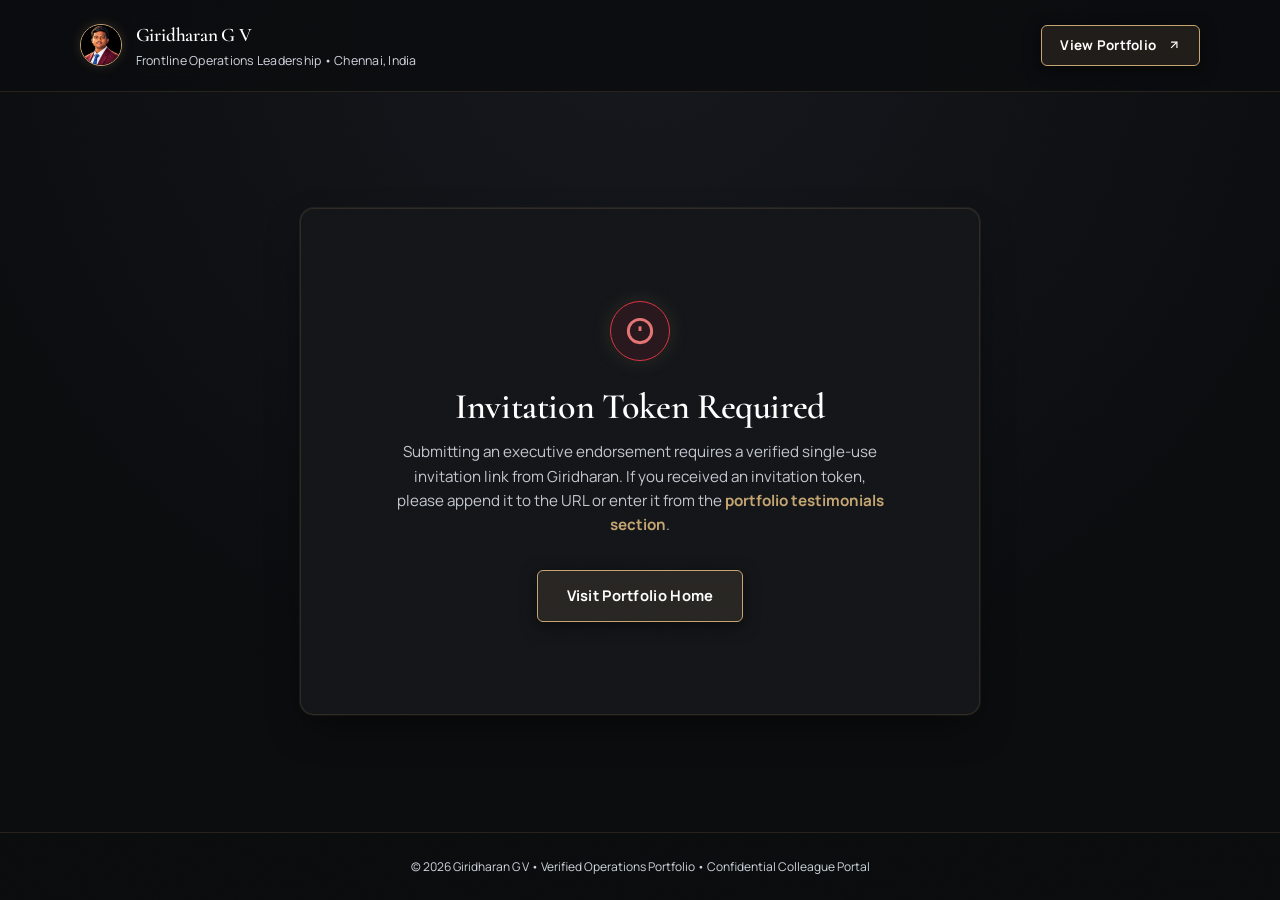
<file: feedback.html>
<!DOCTYPE html>
<html lang="en" data-theme="dark">
<head>
  <meta charset="UTF-8">
  <meta name="viewport" content="width=device-width, initial-scale=1.0, viewport-fit=cover">
  <meta name="robots" content="noindex, nofollow">
  <title>Colleague Endorsement &amp; Recommendation | Giridharan G V</title>

  <!-- Favicon -->
  <link rel="icon" type="image/png" href="favicon.png">

  <!-- Typography -->
  <link rel="preconnect" href="https://fonts.googleapis.com">
  <link rel="preconnect" href="https://fonts.gstatic.com" crossorigin>
  <link href="https://fonts.googleapis.com/css2?family=Cormorant+Garamond:ital,wght@0,500;0,600;0,700;1,400&family=Manrope:wght@400;500;600;700&display=swap" rel="stylesheet">

  <!-- Shared Portfolio CSS -->
  <link rel="stylesheet" href="styles.css">

  <style>
    /* -------------------------------------------------------------
       COLLEAGUE FEEDBACK PORTAL — HARMONIZED MATTE OBSIDIAN THEME
       Option A Executive Obsidian (#0b0c0e, #131518, #1a1d22)
       Brushed Champagne Gold Accents (#c5a572, #e6cf9f)
       Restrained Luxury Warm Alabaster Text (#f3efe6)
       Refined Slate Muted Secondary Text (#8f96a3)
       Zero Neon, Zero Harsh Borders, 100% Cohesive with Portfolio
       ------------------------------------------------------------- */
    :root {
      --color-gold: #c5a572;
      --color-gold-hover: #d8ba88;
      --color-gold-bright: #e6cf9f;
      --color-gold-muted: #9e8254;
      --color-gold-soft: rgba(197, 165, 114, 0.10);
      --color-gold-glow: rgba(197, 165, 114, 0.22);

      --bg-page: #0b0c0e;
      --bg-surface: #131518;
      --bg-surface-elevated: #1a1d22;
      --bg-surface-subtle: #16181d;

      --text-main: #f3efe6;
      --text-muted: #8f96a3;
      --text-secondary: #c2c7d0;

      --border-subtle: rgba(197, 165, 114, 0.15);
      --border-focus: #c5a572;
      --card-shadow: 0 20px 48px -12px rgba(0, 0, 0, 0.75), 0 0 0 1px rgba(197, 165, 114, 0.12);

      --font-heading: 'Cormorant Garamond', Georgia, serif;
      --font-body: 'Manrope', -apple-system, BlinkMacSystemFont, 'Segoe UI', Roboto, sans-serif;

      --radius-sm: 6px;
      --radius-md: 10px;
      --radius-lg: 14px;
    }

    body {
      background-color: var(--bg-page);
      color: var(--text-main);
      font-family: var(--font-body);
      margin: 0;
      padding: 0;
      line-height: 1.6;
      -webkit-font-smoothing: antialiased;
    }

    .portal-shell {
      min-height: 100vh;
      display: flex;
      flex-direction: column;
      justify-content: space-between;
      background: radial-gradient(circle at 50% 0%, #15181e 0%, var(--bg-page) 65%);
      position: relative;
    }

    /* Top Brand Navigation */
    .portal-nav {
      padding: 1.25rem 0;
      border-bottom: 1px solid var(--border-subtle);
      background: rgba(11, 12, 14, 0.88);
      backdrop-filter: blur(16px);
      -webkit-backdrop-filter: blur(16px);
      position: sticky;
      top: 0;
      z-index: 40;
    }

    .portal-nav .container {
      display: flex;
      align-items: center;
      justify-content: space-between;
    }

    .portal-brand {
      display: flex;
      align-items: center;
      gap: 0.85rem;
      text-decoration: none;
      color: var(--text-main);
    }

    .portal-avatar {
      width: 42px;
      height: 42px;
      border-radius: 50%;
      border: 1.5px solid var(--color-gold);
      object-fit: cover;
      box-shadow: 0 0 12px rgba(197, 165, 114, 0.2);
    }

    .portal-brand-text h1 {
      font-family: var(--font-heading);
      font-size: 1.2rem;
      font-weight: 600;
      margin: 0;
      color: var(--text-main);
      letter-spacing: -0.01em;
    }

    .portal-brand-text p {
      font-size: 0.775rem;
      color: var(--text-muted);
      margin: 0;
      letter-spacing: 0.02em;
    }

    /* Main Container */
    .portal-main {
      flex: 1;
      padding: 3.5rem 0;
      display: flex;
      align-items: center;
    }

    .portal-card {
      background: var(--bg-surface);
      border: 1px solid var(--border-subtle);
      border-radius: var(--radius-lg);
      padding: 2.75rem 2.5rem;
      max-width: 680px;
      margin: 0 auto;
      box-shadow: var(--card-shadow);
      position: relative;
    }

    .portal-badge {
      display: inline-flex;
      align-items: center;
      gap: 0.4rem;
      padding: 0.35rem 0.85rem;
      font-size: 0.75rem;
      font-weight: 700;
      letter-spacing: 0.08em;
      text-transform: uppercase;
      border-radius: 9999px;
      background: var(--color-gold-soft);
      color: var(--color-gold-bright);
      border: 1px solid rgba(197, 165, 114, 0.28);
      margin-bottom: 1.25rem;
    }

    .portal-title {
      font-family: var(--font-heading);
      font-size: 2.25rem;
      font-weight: 600;
      line-height: 1.2;
      color: var(--text-main);
      margin: 0 0 0.75rem 0;
      letter-spacing: -0.01em;
    }

    .portal-subtitle {
      font-size: 0.95rem;
      line-height: 1.6;
      color: var(--text-secondary);
      margin-bottom: 2rem;
    }

    .invitation-alert {
      background: rgba(197, 165, 114, 0.06);
      border-left: 3px solid var(--color-gold);
      border-top: 1px solid var(--border-subtle);
      border-right: 1px solid var(--border-subtle);
      border-bottom: 1px solid var(--border-subtle);
      padding: 1rem 1.25rem;
      border-radius: 0 var(--radius-sm) var(--radius-sm) 0;
      margin-bottom: 2rem;
      font-size: 0.85rem;
      color: var(--text-secondary);
    }

    .invitation-alert strong {
      color: var(--color-gold-bright);
      font-weight: 600;
    }

    .form-grid-2 {
      display: grid;
      grid-template-columns: 1fr 1fr;
      gap: 1.25rem;
    }

    .form-group {
      margin-bottom: 1.35rem;
    }

    .form-label {
      display: block;
      font-size: 0.8125rem;
      font-weight: 600;
      color: var(--text-secondary);
      margin-bottom: 0.45rem;
      letter-spacing: 0.02em;
    }

    .form-label .required {
      color: var(--color-gold-bright);
      margin-left: 0.2rem;
    }

    .form-input,
    .form-select,
    .form-textarea {
      width: 100%;
      box-sizing: border-box;
      background: var(--bg-surface-elevated);
      border: 1px solid var(--border-subtle);
      border-radius: var(--radius-sm);
      padding: 0.8rem 1rem;
      font-family: var(--font-body);
      font-size: 0.9375rem;
      color: var(--text-main);
      transition: all 0.25s ease;
    }

    .form-input::placeholder,
    .form-textarea::placeholder {
      color: rgba(143, 150, 163, 0.6);
    }

    .form-input:focus,
    .form-select:focus,
    .form-textarea:focus {
      outline: none;
      border-color: var(--border-focus);
      background: #14171d;
      box-shadow: 0 0 0 3px rgba(197, 165, 114, 0.18);
    }

    .form-hint {
      font-size: 0.75rem;
      color: var(--text-muted);
      margin-top: 0.4rem;
    }

    .prompt-chips {
      display: flex;
      flex-wrap: wrap;
      gap: 0.45rem;
      margin: 0.65rem 0 0.85rem 0;
    }

    .prompt-chip {
      background: rgba(197, 165, 114, 0.06);
      border: 1px solid rgba(197, 165, 114, 0.2);
      color: var(--text-secondary);
      padding: 0.3rem 0.75rem;
      border-radius: 9999px;
      font-size: 0.75rem;
      font-weight: 500;
      cursor: pointer;
      transition: all 0.2s ease;
    }

    .prompt-chip:hover {
      border-color: var(--color-gold);
      color: var(--color-gold-bright);
      background: var(--color-gold-soft);
      transform: translateY(-1px);
    }

    .consent-box {
      display: flex;
      align-items: flex-start;
      gap: 0.65rem;
      margin: 1.75rem 0;
      font-size: 0.8125rem;
      color: var(--text-muted);
      line-height: 1.5;
    }

    .consent-box input[type="checkbox"] {
      margin-top: 0.2rem;
      accent-color: var(--color-gold);
      cursor: pointer;
      width: 16px;
      height: 16px;
    }

    .portal-submit-btn {
      width: 100%;
      background: var(--color-gold);
      color: #0b0c0e;
      border: none;
      padding: 0.95rem 1.5rem;
      border-radius: var(--radius-sm);
      font-family: var(--font-body);
      font-size: 0.9375rem;
      font-weight: 700;
      letter-spacing: 0.03em;
      cursor: pointer;
      display: flex;
      align-items: center;
      justify-content: center;
      gap: 0.5rem;
      transition: all 0.25s ease;
      box-shadow: 0 4px 16px rgba(197, 165, 114, 0.25);
    }

    .portal-submit-btn:hover:not(:disabled) {
      background: var(--color-gold-hover);
      transform: translateY(-1px);
      box-shadow: 0 6px 20px rgba(197, 165, 114, 0.35);
    }

    .portal-submit-btn:disabled {
      opacity: 0.5;
      cursor: not-allowed;
    }

    /* State views */
    .portal-state-view {
      text-align: center;
      padding: 3rem 1.5rem;
    }

    .state-icon {
      width: 60px;
      height: 60px;
      border-radius: 50%;
      background: var(--color-gold-soft);
      border: 1.5px solid var(--color-gold);
      display: inline-flex;
      align-items: center;
      justify-content: center;
      margin-bottom: 1.5rem;
      color: var(--color-gold-bright);
      box-shadow: 0 0 20px rgba(197, 165, 114, 0.15);
    }

    .state-icon.error-state {
      background: rgba(220, 53, 69, 0.1);
      border-color: #dc3545;
      color: #e57373;
    }

    .portal-footer {
      border-top: 1px solid var(--border-subtle);
      padding: 1.5rem 0;
      font-size: 0.75rem;
      color: var(--text-muted);
      text-align: center;
      background: rgba(11, 12, 14, 0.7);
    }

    /* Mobile Enhancements */
    @media (max-width: 768px) {
      .portal-main {
        padding: 2rem 1rem;
      }
      .portal-card {
        padding: 1.75rem 1.25rem;
        max-width: 95%;
      }
      .portal-title {
        font-size: 1.75rem;
      }
      .form-grid-2 {
        grid-template-columns: 1fr;
        gap: 0;
      }
    }

    @media (max-width: 480px) {
      .portal-nav .container {
        flex-direction: column;
        gap: 0.75rem;
        align-items: flex-start;
      }
      .portal-nav .container .btn {
        width: 100%;
        justify-content: center;
      }
      .portal-card {
        padding: 1.35rem 1rem;
      }
      .portal-title {
        font-size: 1.45rem;
      }
    }
  </style>
</head>
<body>

  <!-- Subtle Film Grain Texture Overlay -->
  <svg class="grain-overlay" aria-hidden="true" xmlns="http://www.w3.org/2000/svg">
    <filter id="noiseFilter">
      <feTurbulence type="fractalNoise" baseFrequency="0.8" numOctaves="3" stitchTiles="stitch" />
      <feColorMatrix type="matrix" values="1 0 0 0 0  0 1 0 0 0  0 0 1 0 0  0 0 0 1 0" />
    </filter>
    <rect width="100%" height="100%" filter="url(#noiseFilter)" />
  </svg>

  <div class="portal-shell">

    <!-- Top Navigation Header -->
    <header class="portal-nav">
      <div class="container">
        <a href="index.html" class="portal-brand">
          <img src="images/giridharan.jpg" alt="Giridharan G V" class="portal-avatar">
          <div class="portal-brand-text">
            <h1>Giridharan G V</h1>
            <p>Frontline Operations Leadership &bull; Chennai, India</p>
          </div>
        </a>

        <a href="index.html" class="btn btn-secondary btn-sm">
          <span>View Portfolio</span>
          <svg viewBox="0 0 24 24" style="width:14px;height:14px;stroke:currentColor;fill:none;stroke-width:2;" aria-hidden="true">
            <line x1="7" y1="17" x2="17" y2="7"/><polyline points="7 7 17 7 17 17"/>
          </svg>
        </a>
      </div>
    </header>

    <!-- Main Content Area -->
    <main class="portal-main">
      <div class="container">

        <!-- Form Card Container -->
        <div class="portal-card" id="formCard">

          <!-- Normal Form View -->
          <div id="formSection">
            <div class="portal-badge">Colleague Endorsement Invitation</div>
            <h2 class="portal-title">Share Your Experience Working with Giridharan</h2>
            <p class="portal-subtitle">
              Thank you for taking a few minutes to share an authentic recommendation. Your feedback provides recruiters and partners genuine insight into our shared operational journey.
            </p>

            <div class="invitation-alert" id="tokenAlert">
              Verified Invitation Token: <strong id="tokenDisplayBadge">Checking invitation token...</strong>
            </div>

            <form id="colleagueFeedbackForm" onsubmit="handleFeedbackSubmission(event)">

              <!-- Row 1: Full Name & Designation -->
              <div class="form-grid-2">
                <div class="form-group">
                  <label class="form-label" for="colleagueName">Your Full Name <span class="required">*</span></label>
                  <input type="text" id="colleagueName" class="form-input" placeholder="e.g., Karthik Subramanian" required autocomplete="name">
                </div>

                <div class="form-group">
                  <label class="form-label" for="colleagueRole">Your Designation / Role <span class="required">*</span></label>
                  <input type="text" id="colleagueRole" class="form-input" placeholder="e.g., Operations Manager, QA Lead" required>
                </div>
              </div>

              <!-- Row 2: Company & Working Period -->
              <div class="form-grid-2">
                <div class="form-group">
                  <label class="form-label" for="colleagueCompany">Company / Organization <span class="required">*</span></label>
                  <input type="text" id="colleagueCompany" class="form-input" placeholder="e.g., Scope e-Knowledge Center, Lumina" required>
                </div>

                <div class="form-group">
                  <label class="form-label" for="colleagueWorkPeriod">Working Period with Giridharan <span class="required">*</span></label>
                  <input type="text" id="colleagueWorkPeriod" class="form-input" placeholder="e.g., June 2021 – March 2024 (3 years)" required>
                  <div class="form-hint">Mention the approximate months or years you overlapped.</div>
                </div>
              </div>

              <!-- Row 3: Professional Relationship -->
              <div class="form-group">
                <label class="form-label" for="colleagueRelationship">Professional Relationship <span class="required">*</span></label>
                <select id="colleagueRelationship" class="form-select" required>
                  <option value="" disabled selected>Select how you worked together...</option>
                  <option value="Colleague / Peer on Same Team">Colleague / Peer on Same Operations Team</option>
                  <option value="Managed Giridharan Directly">Managed Giridharan Directly (Senior Leadership)</option>
                  <option value="Reported to Giridharan">Reported to Giridharan / Guided by Giridharan</option>
                  <option value="Cross-Functional Collaborator">Cross-Functional Partner (Quality / Training / Logistics)</option>
                  <option value="Client / Business Partner">Client / External Partner</option>
                </select>
              </div>

              <!-- Row 4: Written Feedback with Prompt Helpers -->
              <div class="form-group">
                <label class="form-label" for="colleagueContent">Your Written Endorsement / Recommendation <span class="required">*</span></label>
                
                <div class="prompt-chips" aria-label="Clickable inspiration topics">
                  <span class="prompt-chip" onclick="insertPromptTopic('shift leadership under pressure')">+ Shift Leadership</span>
                  <span class="prompt-chip" onclick="insertPromptTopic('SOP compliance and process precision')">+ SOP Compliance</span>
                  <span class="prompt-chip" onclick="insertPromptTopic('crew mentorship and multi-shift coordination')">+ Team Coordination</span>
                  <span class="prompt-chip" onclick="insertPromptTopic('calm problem resolution and guest satisfaction')">+ Problem Solving</span>
                </div>

                <textarea id="colleagueContent" class="form-textarea" rows="5" placeholder="Share what stood out regarding Giridharan's work ethic, operational consistency, team coordination, or leadership during your time together..." required minlength="40"></textarea>
                <div class="form-hint">A concise 2 to 4 sentence testimonial is ideal. Minimum 40 characters.</div>
              </div>

              <!-- Row 5: Optional LinkedIn Profile URL -->
              <div class="form-group">
                <label class="form-label" for="colleagueLinkedin">LinkedIn Profile URL <span style="font-size:0.75rem; color:var(--color-text-muted);">(Optional &mdash; enhances authenticity)</span></label>
                <input type="url" id="colleagueLinkedin" class="form-input" placeholder="https://linkedin.com/in/your-profile">
              </div>

              <!-- Consent Checkbox -->
              <div class="consent-box">
                <input type="checkbox" id="colleagueConsent" required>
                <label for="colleagueConsent">
                  I consent to having my feedback, name, role, and company displayed as an executive testimonial on Giridharan's verified portfolio.
                </label>
              </div>

              <!-- Submit Button -->
              <button type="submit" id="submitBtn" class="portal-submit-btn">
                <span>Submit Colleague Recommendation</span>
                <svg viewBox="0 0 24 24" style="width:16px;height:16px;stroke:currentColor;fill:none;stroke-width:2;" aria-hidden="true">
                  <line x1="22" y1="2" x2="11" y2="13"/><polygon points="22 2 15 22 11 13 2 9 22 2"/>
                </svg>
              </button>

            </form>
          </div>

          <!-- State: Success View -->
          <div id="successState" class="portal-state-view" style="display:none;">
            <div class="state-icon">
              <svg viewBox="0 0 24 24" style="width:28px;height:28px;stroke:currentColor;fill:none;stroke-width:2.5;"><polyline points="20 6 9 17 4 12"/></svg>
            </div>
            <h2 class="portal-title">Thank You for Your Endorsement!</h2>
            <p class="portal-subtitle" style="max-width:500px; margin: 0 auto 2rem auto;">
              Your testimonial has been securely delivered to Giridharan. Once he reviews it in his Admin App, it will be published to the executive endorsements section.
            </p>
            <a href="index.html" class="btn btn-primary">Return to Portfolio</a>
          </div>

          <!-- State: Invalid or Expired Token View -->
          <div id="errorState" class="portal-state-view" style="display:none;">
            <div class="state-icon error-state">
              <svg viewBox="0 0 24 24" style="width:28px;height:28px;stroke:currentColor;fill:none;stroke-width:2.5;"><circle cx="12" cy="12" r="10"/><line x1="12" y1="8" x2="12" y2="12"/><line x1="12" y1="16" x2="12.01" y2="16"/></svg>
            </div>
            <h2 class="portal-title" id="errorTitle">Invitation Link Expired</h2>
            <p class="portal-subtitle" id="errorMessage" style="max-width:500px; margin: 0 auto 2rem auto;">
              This single-use colleague recommendation link has already been submitted or is no longer valid. If you still wish to submit feedback, please ask Giridharan for a fresh link.
            </p>
            <a href="index.html" class="btn btn-secondary">Visit Portfolio Home</a>
          </div>

        </div>

      </div>
    </main>

    <!-- Footer -->
    <footer class="portal-footer">
      <div class="container">
        &copy; <span id="portalYear"></span> Giridharan G V &bull; Verified Operations Portfolio &bull; Confidential Colleague Portal
      </div>
    </footer>

  </div>

  <!-- Shared Data Adapter -->
  <script src="assets/portfolio-bridge.js"></script>

  <script>
    /* -------------------------------------------------------------
       FEEDBACK PORTAL CONTROLLER
       Validates token, handles pre-population, and safely submits
       ------------------------------------------------------------- */
    document.getElementById('portalYear').textContent = new Date().getFullYear();

    var currentToken = '';

    // Extract token from URL parameter (?token=...)
    function getTokenFromUrl() {
      var params = new URLSearchParams(window.location.search);
      return params.get('token') || '';
    }

    // Helper for prompt topic chips
    function insertPromptTopic(topic) {
      var textarea = document.getElementById('colleagueContent');
      if (!textarea.value.trim()) {
        textarea.value = 'Giridharan consistently demonstrated strong ' + topic + '. ';
      } else {
        textarea.value += ' ' + topic.charAt(0).toUpperCase() + topic.slice(1) + ' was evident throughout our time together.';
      }
      textarea.focus();
    }

    // Check token on page load
    async function initPortal() {
      await PortfolioBridge.init();
      currentToken = getTokenFromUrl();

      var tokenBadge = document.getElementById('tokenDisplayBadge');
      var tokenAlert = document.getElementById('tokenAlert');
      var data = PortfolioBridge.getData();

      // STRICT GATE: If no token provided, lock the portal and demand invitation token
      if (!currentToken) {
        document.getElementById('formSection').style.display = 'none';
        document.getElementById('errorState').style.display = 'block';
        document.getElementById('errorTitle').textContent = 'Invitation Token Required';
        document.getElementById('errorMessage').innerHTML = 'Submitting an executive endorsement requires a verified single-use invitation link from Giridharan. If you received an invitation token, please append it to the URL or enter it from the <a href="index.html#testimonials" style="color:var(--color-gold); font-weight:700;">portfolio testimonials section</a>.';
        return;
      }

      // Find token record
      var tokenRecord = (data.feedbackTokens || []).find(function(t) {
        return t.token.toLowerCase() === currentToken.toLowerCase();
      });

      if (!tokenRecord) {
        document.getElementById('formSection').style.display = 'none';
        document.getElementById('errorState').style.display = 'block';
        document.getElementById('errorTitle').textContent = 'Invalid Invitation Token';
        document.getElementById('errorMessage').textContent = 'The invitation token "' + currentToken + '" was not recognized. Please verify the link or request a fresh token from Giridharan.';
        return;
      }

      if (tokenRecord.used) {
        document.getElementById('formSection').style.display = 'none';
        document.getElementById('errorState').style.display = 'block';
        document.getElementById('errorTitle').textContent = 'Single-Use Link Already Completed';
        document.getElementById('errorMessage').textContent = 'This recommendation link has already been submitted on ' + (tokenRecord.usedAt ? new Date(tokenRecord.usedAt).toLocaleDateString() : 'a previous date') + '. Thank you!';
        return;
      }

      // Pre-fill suggested details if available
      tokenBadge.textContent = 'Verified for ' + tokenRecord.recipientName + ' (' + tokenRecord.suggestedCompany + ')';
      if (tokenRecord.suggestedCompany && tokenRecord.suggestedCompany !== 'Organization') {
        document.getElementById('colleagueCompany').value = tokenRecord.suggestedCompany;
      }
    }

    // Form submission handler
    function handleFeedbackSubmission(event) {
      event.preventDefault();

      var submitBtn = document.getElementById('submitBtn');
      submitBtn.disabled = true;
      submitBtn.querySelector('span').textContent = 'Submitting Endorsement...';

      var payload = {
        token: currentToken || ('direct-' + Date.now().toString(36)),
        name: document.getElementById('colleagueName').value,
        role: document.getElementById('colleagueRole').value,
        company: document.getElementById('colleagueCompany').value,
        workPeriod: document.getElementById('colleagueWorkPeriod').value,
        relationship: document.getElementById('colleagueRelationship').value,
        content: document.getElementById('colleagueContent').value,
        linkedinUrl: document.getElementById('colleagueLinkedin').value
      };

      // Submit through bridge
      var result = PortfolioBridge.submitFeedback(payload);

      setTimeout(function() {
        if (result.success) {
          document.getElementById('formSection').style.display = 'none';
          document.getElementById('successState').style.display = 'block';
        } else {
          document.getElementById('formSection').style.display = 'none';
          document.getElementById('errorState').style.display = 'block';
          document.getElementById('errorMessage').textContent = result.message;
        }
      }, 500);
    }

    window.addEventListener('DOMContentLoaded', initPortal);
  </script>
</body>
</html>
</file>
<file: styles.css>
/* -------------------------------------------------------------
   GIRIDHARAN G V — EXECUTIVE PORTFOLIO STYLESHEET
   Operations Executive & Operations Systems Builder
   Chennai, Tamil Nadu
   
   THEME: OPTION A — EXECUTIVE OBSIDIAN & BRUSHED CHAMPAGNE GOLD
   Palette:
     #0b0c0e - Ultra-deep Obsidian Midnight
     #131518 - Obsidian Card Surface
     #1a1d22 - Elevated Glass Surface
     #c5a572 - Brushed Champagne Gold Accent
     #e6cf9f - Radiant Champagne Highlight
     #f3efe6 - Crisp Luxury Warm Alabaster Text
     #8f96a3 - Refined Slate Muted Text
   Typography:
     Cormorant Garamond (Executive Editorial Headings) + Manrope (Crisp Modern Body)
   ------------------------------------------------------------- */

:root {
  --color-surface: var(--bg-surface);
  --color-border: var(--border-color);
  --color-surface-elevated: var(--bg-surface-subtle);
  --color-text: var(--text-main);
  --color-text-secondary: var(--text-muted);
  --color-text-muted: var(--text-muted);
  /* Core Brand Tokens */
  --color-gold: #c5a572;
  --color-gold-hover: #d8ba88;
  --color-gold-bright: #e6cf9f;
  --color-gold-muted: #9e8254;
  --color-gold-soft: rgba(197, 165, 114, 0.12);
  --color-gold-glow: rgba(197, 165, 114, 0.28);
  --color-gold-border: rgba(197, 165, 114, 0.24);

  /* Dark Mode Obsidian Foundations (Default) */
  --color-obsidian-deep: #0b0c0e;
  --color-obsidian-surface: #131518;
  --color-obsidian-surface-elevated: #1a1d22;
  --color-obsidian-glass: rgba(19, 21, 24, 0.75);
  --color-obsidian-border: rgba(197, 165, 114, 0.16);
  --color-obsidian-text: #ffffff;
  --color-obsidian-muted: #d0d6e0;

  /* Light Mode Luxury Foundations */
  --color-luxury-light-base: #f9f7f2;
  --color-luxury-light-surface: #ffffff;
  --color-luxury-light-surface-alt: #f0ece1;
  --color-luxury-light-border: rgba(158, 130, 84, 0.22);
  --color-luxury-light-text: #121417;
  --color-luxury-light-muted: #5a616d;

  --color-sand: var(--color-gold);
  --color-sand-soft: var(--color-gold-soft);
  --color-sand-glow: var(--color-gold-glow);
  --color-sage: #8b9982;

  --font-heading: 'Cormorant Garamond', Georgia, serif;
  --font-body: 'Manrope', -apple-system, BlinkMacSystemFont, 'Segoe UI', Roboto, sans-serif;

  --header-height: 74px;
  --container-max: 1200px;
  --container-pad: clamp(1.2rem, 4vw, 2.5rem);
  --radius-sm: 8px;
  --radius-md: 14px;
  --radius-lg: 22px;
  --radius-pill: 9999px;

  --ease-out-cubic: cubic-bezier(0.215, 0.61, 0.355, 1);
  --ease-out-quart: cubic-bezier(0.165, 0.84, 0.44, 1);

  --transition-fast: 0.2s ease;
  --transition-base: 0.35s var(--ease-out-cubic);
  --transition-smooth: 0.5s var(--ease-out-quart);
}

/* Light / Dark Mode Tokens — DEFAULT DARK (Executive Obsidian) */
html[data-theme="dark"] {
  --bg-page: var(--color-obsidian-deep);
  --bg-surface: var(--color-obsidian-surface);
  --bg-surface-subtle: var(--color-obsidian-surface-elevated);
  --text-main: var(--color-obsidian-text);
  --text-muted: var(--color-obsidian-muted);
  --border-color: var(--color-obsidian-border);
  --card-shadow: 0 16px 40px -12px rgba(0, 0, 0, 0.65), 0 0 0 1px rgba(197, 165, 114, 0.1);
  --card-shadow-hover: 0 24px 60px -10px rgba(0, 0, 0, 0.85), 0 0 0 1px rgba(197, 165, 114, 0.35), 0 0 30px rgba(197, 165, 114, 0.15);
}

html[data-theme="light"] {
  --bg-page: var(--color-luxury-light-base);
  --bg-surface: var(--color-luxury-light-surface);
  --bg-surface-subtle: var(--color-luxury-light-surface-alt);
  --text-main: var(--color-luxury-light-text);
  --text-muted: var(--color-luxury-light-muted);
  --border-color: var(--color-luxury-light-border);
  --card-shadow: 0 12px 36px -10px rgba(28, 24, 18, 0.08), 0 1px 3px rgba(28, 24, 18, 0.04);
  --card-shadow-hover: 0 22px 48px -12px rgba(28, 24, 18, 0.16), 0 0 0 1px var(--color-gold);
}

/* Sections permanently fixed in Executive Dark Mode (Hero & Footer) */
.theme-dark-fixed {
  --bg-page: var(--color-obsidian-deep);
  --bg-surface: var(--color-obsidian-surface);
  --bg-surface-subtle: var(--color-obsidian-surface-elevated);
  --text-main: var(--color-obsidian-text);
  --text-muted: var(--color-obsidian-muted);
  --border-color: var(--color-obsidian-border);
  background-color: var(--color-obsidian-deep);
  color: var(--color-obsidian-text);
}

/* Reset & Box Model */
*, *::before, *::after {
  box-sizing: border-box;
  margin: 0;
  padding: 0;
}

html {
  scroll-behavior: smooth;
  -webkit-text-size-adjust: 100%;
  text-size-adjust: 100%;
  background-color: var(--color-obsidian-deep);
}

body {
  min-height: 100vh;
  font-family: var(--font-body);
  font-size: 1rem;
  line-height: 1.65;
  color: var(--text-main);
  background-color: var(--bg-page);
  overflow-x: hidden;
  position: relative;
  transition: background-color var(--transition-base), color var(--transition-base);
}

/* Executive Background Mesh Glow */
body::before {
  content: '';
  position: fixed;
  top: 0;
  left: 50%;
  transform: translateX(-50%);
  width: 100vw;
  height: 100vh;
  max-width: 1400px;
  background: 
    radial-gradient(ellipse 65% 50% at 50% -10%, rgba(197, 165, 114, 0.09), transparent 70%),
    radial-gradient(circle 35% at 90% 40%, rgba(197, 165, 114, 0.04), transparent 60%),
    radial-gradient(circle 30% at 10% 85%, rgba(139, 153, 130, 0.04), transparent 60%);
  pointer-events: none;
  z-index: 0;
}

/* Accessibility: Skip Link & Focus Rings */
.skip-link {
  position: absolute;
  top: -100px;
  left: 1rem;
  background: var(--color-gold);
  color: #0b0c0e;
  padding: 0.75rem 1.25rem;
  font-weight: 700;
  z-index: 9999;
  border-radius: var(--radius-sm);
  text-decoration: none;
  transition: top 0.2s ease;
}
.skip-link:focus {
  top: 1rem;
  outline: 3px solid var(--color-gold-bright);
}

:focus-visible {
  outline: 2px solid var(--color-gold);
  outline-offset: 3px;
}

a {
  color: inherit;
  text-decoration: none;
}

button {
  font-family: inherit;
  border: none;
  background: none;
  cursor: pointer;
}

img, svg {
  display: block;
  max-width: 100%;
}

/* Subtle Film Grain Texture Overlay */
.grain-overlay {
  position: fixed;
  top: 0;
  left: 0;
  width: 100vw;
  height: 100vh;
  pointer-events: none;
  z-index: 999;
  opacity: 0.032;
  mix-blend-mode: overlay;
}
html[data-theme="dark"] .grain-overlay {
  opacity: 0.042;
}

/* Containers & Structural Layout */
.container {
  width: 100%;
  max-width: var(--container-max);
  margin-left: auto;
  margin-right: auto;
  padding-left: var(--container-pad);
  padding-right: var(--container-pad);
  position: relative;
  z-index: 1;
}

.section {
  padding-top: clamp(4.5rem, 8.5vw, 7.5rem);
  padding-bottom: clamp(4.5rem, 8.5vw, 7.5rem);
  position: relative;
}

.section-compact {
  padding-top: clamp(2.5rem, 5vw, 4rem);
  padding-bottom: clamp(2.5rem, 5vw, 4rem);
}

.section-eyebrow {
  display: inline-flex;
  align-items: center;
  gap: 0.65rem;
  font-size: 0.8rem;
  font-weight: 700;
  text-transform: uppercase;
  letter-spacing: 0.18em;
  color: var(--color-gold);
  margin-bottom: 0.85rem;
}
.section-eyebrow::before {
  content: '';
  display: inline-block;
  width: 24px;
  height: 2px;
  background: linear-gradient(90deg, var(--color-gold), transparent);
}

.section-title {
  font-family: var(--font-heading);
  font-size: clamp(2.2rem, 5vw, 3.4rem);
  line-height: 1.12;
  font-weight: 600;
  letter-spacing: -0.01em;
  color: var(--text-main);
  margin-bottom: 1rem;
}

.section-intro {
  font-size: clamp(1rem, 1.3vw, 1.15rem);
  color: var(--text-muted);
  max-width: 680px;
  margin-bottom: 3.5rem;
  line-height: 1.65;
}

/* Dividers with Luxury Gold Draw-in */
.divider-line {
  width: 100%;
  height: 1px;
  background: linear-gradient(90deg, transparent 0%, var(--border-color) 20%, var(--color-gold-border) 50%, var(--border-color) 80%, transparent 100%);
  transform-origin: left center;
  transform: scaleX(0);
  transition: transform 0.9s var(--ease-out-quart);
}
.divider-line.is-visible {
  transform: scaleX(1);
}

/* -------------------------------------------------------------
   STICKY HEADER WITH GLASSMORPHISM
   ------------------------------------------------------------- */
.site-header {
  position: sticky;
  top: 0;
  left: 0;
  width: 100%;
  height: var(--header-height);
  background: rgba(11, 12, 14, 0.85);
  backdrop-filter: blur(16px);
  -webkit-backdrop-filter: blur(16px);
  border-bottom: 1px solid var(--border-color);
  z-index: 100;
  display: flex;
  align-items: center;
  transition: background-color var(--transition-base), border-color var(--transition-base);
}
html[data-theme="light"] .site-header {
  background: rgba(249, 247, 242, 0.88);
}

.site-header .container {
  display: flex;
  align-items: center;
  justify-content: space-between;
}

.site-logo {
  display: flex;
  align-items: center;
  gap: 0.85rem;
}
.logo-avatar {
  width: 40px;
  height: 40px;
  border-radius: 50%;
  object-fit: cover;
  object-position: center 20%;
  border: 1.5px solid var(--color-gold);
  box-shadow: 0 0 14px rgba(197, 165, 114, 0.35);
  flex-shrink: 0;
  transition: transform var(--transition-fast), border-color var(--transition-fast);
}
.site-logo:hover .logo-avatar {
  transform: scale(1.06);
  border-color: var(--color-gold-bright);
}
.logo-text {
  display: flex;
  flex-direction: column;
  gap: 0.1rem;
}
.logo-name {
  font-family: var(--font-heading);
  font-size: 1.45rem;
  font-weight: 600;
  color: var(--text-main);
  letter-spacing: 0.02em;
  line-height: 1.1;
}
.logo-role {
  font-size: 0.7rem;
  text-transform: uppercase;
  letter-spacing: 0.14em;
  color: var(--color-gold);
  font-weight: 600;
}

.nav-links {
  display: none;
  align-items: center;
  list-style: none;
  gap: 1.8rem;
}
@media (min-width: 860px) {
  .nav-links {
    display: flex;
  }
}

.nav-link {
  font-size: 0.88rem;
  font-weight: 500;
  color: var(--text-muted);
  letter-spacing: 0.02em;
  transition: color var(--transition-fast);
  position: relative;
  padding: 0.4rem 0;
}
.nav-link::after {
  content: '';
  position: absolute;
  bottom: 0;
  left: 0;
  width: 100%;
  height: 2px;
  background: var(--color-gold);
  transform: scaleX(0);
  transform-origin: right;
  transition: transform var(--transition-fast);
}
.nav-link:hover {
  color: var(--text-main);
}
.nav-link:hover::after {
  transform: scaleX(1);
  transform-origin: left;
}

.header-actions {
  display: flex;
  align-items: center;
  gap: 0.85rem;
}

.theme-toggle-btn {
  display: inline-flex;
  align-items: center;
  justify-content: center;
  width: 42px;
  height: 42px;
  border-radius: 50%;
  border: 1px solid var(--border-color);
  color: var(--color-gold);
  background: rgba(255, 255, 255, 0.04);
  transition: all var(--transition-fast);
}
.theme-toggle-btn:hover {
  background: var(--color-gold-soft);
  border-color: var(--color-gold);
  transform: scale(1.05);
}
.theme-toggle-btn svg {
  width: 18px;
  height: 18px;
  fill: none;
  stroke: currentColor;
  stroke-width: 2;
}
.icon-sun { display: none; }
.icon-moon { display: block; }
html[data-theme="dark"] .icon-sun { display: block; }
html[data-theme="dark"] .icon-moon { display: none; }

.mobile-menu-btn {
  display: inline-flex;
  flex-direction: column;
  justify-content: center;
  gap: 5px;
  width: 42px;
  height: 42px;
  padding: 10px;
  border-radius: var(--radius-sm);
  border: 1px solid var(--border-color);
  background: rgba(255, 255, 255, 0.04);
  color: var(--text-main);
}
@media (min-width: 860px) {
  .mobile-menu-btn {
    display: none;
  }
}
.mobile-menu-btn span {
  display: block;
  width: 100%;
  height: 2px;
  background: currentColor;
  transition: transform 0.25s ease, opacity 0.25s ease;
}
.mobile-menu-btn[aria-expanded="true"] span:nth-child(1) {
  transform: translateY(7px) rotate(45deg);
}
.mobile-menu-btn[aria-expanded="true"] span:nth-child(2) {
  opacity: 0;
}
.mobile-menu-btn[aria-expanded="true"] span:nth-child(3) {
  transform: translateY(-7px) rotate(-45deg);
}

.scroll-progress-track {
  position: absolute;
  bottom: 0;
  left: 0;
  width: 100%;
  height: 2px;
  background: transparent;
}
.scroll-progress-bar {
  height: 100%;
  width: 100%;
  background: linear-gradient(90deg, var(--color-gold-muted), var(--color-gold), var(--color-gold-bright));
  transform-origin: left;
  transform: scaleX(0);
}

/* Mobile Nav Drawer */
.mobile-nav-drawer {
  position: fixed;
  top: var(--header-height);
  left: 0;
  width: 100%;
  background: rgba(11, 12, 14, 0.98);
  backdrop-filter: blur(20px);
  -webkit-backdrop-filter: blur(20px);
  border-bottom: 1px solid var(--border-color);
  padding: 2rem var(--container-pad);
  transform: translateY(-110%);
  transition: transform 0.4s var(--ease-out-cubic);
  z-index: 99;
}
html[data-theme="light"] .mobile-nav-drawer {
  background: rgba(249, 247, 242, 0.98);
}
.mobile-nav-drawer.is-open {
  transform: translateY(0);
  box-shadow: 0 20px 40px rgba(0,0,0,0.5);
}
.mobile-nav-list {
  list-style: none;
  display: flex;
  flex-direction: column;
  gap: 1.25rem;
}
.mobile-nav-link {
  font-size: 1.15rem;
  font-weight: 600;
  color: var(--text-main);
  display: block;
}
.mobile-nav-link:hover {
  color: var(--color-gold);
}

/* -------------------------------------------------------------
   EXECUTIVE OBSIDIAN HERO SECTION
   ------------------------------------------------------------- */
.hero-section {
  position: relative;
  padding-top: clamp(4rem, 8vw, 7rem);
  padding-bottom: clamp(4rem, 8vw, 7rem);
  overflow: hidden;
  background: radial-gradient(circle at 85% 20%, rgba(197, 165, 114, 0.08) 0%, transparent 55%), var(--bg-page);
}

.hero-grid {
  display: grid;
  grid-template-columns: 1fr;
  gap: 3.5rem;
  align-items: center;
}
@media (min-width: 960px) {
  .hero-grid {
    grid-template-columns: 1.15fr 0.85fr;
    gap: 4.5rem;
  }
}

@keyframes heroFadeUp {
  from {
    opacity: 0;
    transform: translateY(24px);
  }
  to {
    opacity: 1;
    transform: translateY(0);
  }
}

.hero-content > * {
  opacity: 0;
  animation: heroFadeUp 0.8s var(--ease-out-quart) forwards;
}
.hero-badge-wrap { animation-delay: 0.1s; }
.hero-headline-wrap { animation-delay: 0.25s; }
.hero-lead { animation-delay: 0.45s; }
.hero-lead-secondary { animation-delay: 0.55s; }
.hero-actions { animation-delay: 0.65s; }
.hero-credentials-strip { animation-delay: 0.8s; }

.hero-headline {
  font-family: var(--font-heading);
  font-size: clamp(2.6rem, 6.2vw, 4.5rem);
  line-height: 1.06;
  font-weight: 600;
  letter-spacing: -0.02em;
  margin: 1rem 0 1.5rem;
  color: var(--text-main);
}
.hero-headline strong {
  color: var(--color-gold);
  font-weight: 600;
}

.hero-profile-lockup {
  display: inline-flex;
  align-items: center;
  gap: 1rem;
  padding: 0.5rem 1.25rem 0.5rem 0.55rem;
  background: rgba(255, 255, 255, 0.04);
  border: 1px solid var(--border-color);
  border-radius: var(--radius-pill);
  margin-bottom: 0.6rem;
  backdrop-filter: blur(12px);
  -webkit-backdrop-filter: blur(12px);
  box-shadow: 0 4px 20px rgba(0, 0, 0, 0.3);
}
.hero-avatar-img {
  width: 52px;
  height: 52px;
  border-radius: 50%;
  object-fit: cover;
  object-position: center 20%;
  border: 2px solid var(--color-gold);
  box-shadow: 0 0 16px rgba(197, 165, 114, 0.35);
  flex-shrink: 0;
}
.hero-profile-meta {
  display: flex;
  flex-direction: column;
}
.hero-profile-name {
  font-family: var(--font-heading);
  font-size: 1.25rem;
  font-weight: 600;
  color: var(--text-main);
  line-height: 1.1;
  display: inline-flex;
  align-items: center;
  gap: 0.35rem;
}
.hero-profile-role {
  font-size: 0.74rem;
  color: var(--text-muted);
  text-transform: uppercase;
  letter-spacing: 0.08em;
}
.hero-profile-status {
  margin-left: 0.5rem;
  padding: 0.3rem 0.75rem;
  border-radius: var(--radius-pill);
  background: rgba(140, 225, 112, 0.12);
  border: 1px solid rgba(140, 225, 112, 0.3);
  color: #8ce170;
  font-size: 0.74rem;
  font-weight: 700;
  display: inline-flex;
  align-items: center;
  gap: 0.4rem;
  white-space: nowrap;
}
.status-dot {
  width: 7px;
  height: 7px;
  border-radius: 50%;
  background-color: #8ce170;
  box-shadow: 0 0 8px #8ce170;
  animation: pulseDot 2s infinite;
}
@keyframes pulseDot {
  0% { transform: scale(0.95); opacity: 0.8; }
  50% { transform: scale(1.25); opacity: 1; }
  100% { transform: scale(0.95); opacity: 0.8; }
}

.hero-lead {
  font-size: clamp(1.05rem, 1.4vw, 1.25rem);
  color: var(--text-main);
  line-height: 1.6;
  margin-bottom: 0.85rem;
  max-width: 620px;
}
.hero-lead-secondary {
  font-size: 0.95rem;
  color: var(--text-muted);
  line-height: 1.6;
  margin-bottom: 2.2rem;
  max-width: 620px;
}
.hero-lead strong, .hero-lead-secondary strong {
  color: var(--color-gold);
}

.hero-actions {
  display: flex;
  flex-wrap: wrap;
  align-items: center;
  gap: 1.1rem;
  margin-bottom: 2.8rem;
}

/* Luxury Buttons */
.btn {
  display: inline-flex;
  align-items: center;
  justify-content: center;
  gap: 0.65rem;
  font-size: 0.92rem;
  font-weight: 600;
  letter-spacing: 0.02em;
  padding: 0.85rem 1.8rem;
  border-radius: var(--radius-sm);
  transition: all var(--transition-fast);
  position: relative;
  cursor: pointer;
}
.btn svg {
  width: 17px;
  height: 17px;
  fill: none;
  stroke: currentColor;
  stroke-width: 2;
  transition: transform var(--transition-fast);
}
.btn:hover svg {
  transform: translateX(4px);
}


.btn-secondary {
  background: rgba(197, 165, 114, 0.12) !important;
  color: #ffffff !important;
  border: 1.5px solid var(--color-gold) !important;
  backdrop-filter: blur(8px);
  font-weight: 700 !important;
  box-shadow: 0 4px 16px rgba(0, 0, 0, 0.5);
  text-decoration: none;
}
.btn-secondary:hover {
  background: var(--color-gold) !important;
  color: #0b0c0e !important;
  border-color: var(--color-gold-bright) !important;
  transform: translateY(-2px);
  box-shadow: 0 8px 24px rgba(197, 165, 114, 0.4);
}

.btn-primary {
  background: linear-gradient(135deg, var(--color-gold), var(--color-gold-hover));
  color: #0b0c0e;
  border: 1px solid var(--color-gold-bright);
  font-weight: 700;
  box-shadow: 0 6px 20px rgba(197, 165, 114, 0.3);
}
.btn-primary:hover {
  background: linear-gradient(135deg, var(--color-gold-bright), var(--color-gold));
  transform: translateY(-2px);
  box-shadow: 0 10px 28px rgba(197, 165, 114, 0.45);
}

.btn-outline-dark {
  background: rgba(255, 255, 255, 0.03);
  color: var(--text-main);
  border: 1px solid var(--border-color);
  backdrop-filter: blur(8px);
}
.btn-outline-dark:hover {
  border-color: var(--color-gold);
  background: var(--color-gold-soft);
  color: var(--color-gold);
  transform: translateY(-2px);
}

.btn-text-link {
  color: var(--color-gold);
  font-weight: 600;
  padding: 0.85rem 0.5rem;
}
.btn-text-link:hover {
  color: var(--color-gold-bright);
  text-decoration: underline;
}

.btn-sm {
  padding: 0.55rem 1.15rem;
  font-size: 0.84rem;
}

.hero-credentials-strip {
  display: flex;
  flex-wrap: wrap;
  align-items: center;
  gap: 1.5rem;
  padding-top: 1.6rem;
  border-top: 1px solid var(--border-color);
  font-size: 0.84rem;
  color: var(--text-muted);
}
.cred-item {
  display: flex;
  align-items: center;
  gap: 0.45rem;
}
.cred-item strong {
  color: var(--text-main);
}
.cred-item svg {
  color: var(--color-gold);
}

/* Framed Executive Portrait Card */
.hero-portrait-frame {
  display: flex;
  justify-content: center;
  align-items: center;
  width: 100%;
  opacity: 0;
  animation: heroFadeUp 0.9s var(--ease-out-quart) 0.35s forwards;
}

.hero-portrait-card {
  width: 100%;
  max-width: 440px;
  background: var(--bg-surface);
  border: 1px solid var(--color-gold-border);
  border-radius: var(--radius-md);
  overflow: hidden;
  box-shadow: 0 24px 60px -10px rgba(0, 0, 0, 0.7), 0 0 0 1px rgba(197, 165, 114, 0.15);
  display: flex;
  flex-direction: column;
  transition: transform 0.35s var(--ease-out-cubic), border-color 0.3s ease, box-shadow 0.35s ease;
}
.hero-portrait-card:hover {
  border-color: var(--color-gold);
  box-shadow: 0 30px 70px -10px rgba(0, 0, 0, 0.85), 0 0 30px rgba(197, 165, 114, 0.2);
}

.portrait-photo-wrap {
  position: relative;
  width: 100%;
  aspect-ratio: 4 / 4.4;
  overflow: hidden;
  background: #0b0c0e;
}
.hero-main-photo {
  width: 100%;
  height: 100%;
  object-fit: cover;
  object-position: center 20%;
  transition: transform 0.6s var(--ease-out-cubic);
}
.hero-portrait-card:hover .hero-main-photo {
  transform: scale(1.03);
}
.portrait-gradient-overlay {
  position: absolute;
  inset: 0;
  background: linear-gradient(
    180deg,
    rgba(11, 12, 14, 0.05) 0%,
    rgba(11, 12, 14, 0.3) 50%,
    rgba(11, 12, 14, 0.95) 100%
  );
  pointer-events: none;
}
.portrait-floating-badge {
  position: absolute;
  top: 1.15rem;
  left: 1.15rem;
  display: inline-flex;
  align-items: center;
  gap: 0.45rem;
  padding: 0.38rem 0.85rem;
  border-radius: var(--radius-pill);
  background: rgba(11, 12, 14, 0.85);
  border: 1px solid var(--color-gold);
  color: var(--color-gold);
  font-size: 0.74rem;
  font-weight: 700;
  letter-spacing: 0.08em;
  text-transform: uppercase;
  backdrop-filter: blur(8px);
  -webkit-backdrop-filter: blur(8px);
}
.portrait-floating-location {
  position: absolute;
  top: 1.15rem;
  right: 1.15rem;
  display: inline-flex;
  align-items: center;
  padding: 0.38rem 0.8rem;
  border-radius: var(--radius-sm);
  background: rgba(11, 12, 14, 0.8);
  border: 1px solid var(--border-color);
  color: var(--text-main);
  font-size: 0.76rem;
  font-weight: 600;
  backdrop-filter: blur(8px);
  -webkit-backdrop-filter: blur(8px);
}

.portrait-info-block {
  padding: 1.5rem 1.6rem 1.8rem;
  background: var(--bg-surface);
}
.portrait-info-header {
  display: flex;
  justify-content: space-between;
  align-items: flex-start;
  margin-bottom: 1.25rem;
  padding-bottom: 1.1rem;
  border-bottom: 1px solid var(--border-color);
}
.portrait-role-badge {
  display: inline-block;
  font-size: 0.7rem;
  text-transform: uppercase;
  letter-spacing: 0.12em;
  font-weight: 700;
  color: var(--color-gold);
  margin-bottom: 0.2rem;
}
.portrait-name {
  font-family: var(--font-heading);
  font-size: 1.85rem;
  font-weight: 600;
  line-height: 1.1;
  color: var(--text-main);
  margin-bottom: 0.25rem;
}
.portrait-sub {
  font-size: 0.85rem;
  color: var(--text-muted);
  line-height: 1.4;
}
.portrait-exp-badge {
  display: flex;
  flex-direction: column;
  align-items: center;
  justify-content: center;
  min-width: 58px;
  padding: 0.45rem 0.65rem;
  border-radius: var(--radius-sm);
  background: var(--color-gold-soft);
  border: 1px solid var(--color-gold);
  text-align: center;
  flex-shrink: 0;
}
.exp-number {
  font-family: var(--font-heading);
  font-size: 1.6rem;
  line-height: 1;
  font-weight: 700;
  color: var(--color-gold);
}
.exp-unit {
  font-size: 0.68rem;
  text-transform: uppercase;
  letter-spacing: 0.08em;
  color: var(--text-main);
  font-weight: 600;
}

.portrait-quick-specs {
  display: flex;
  flex-direction: column;
  gap: 0.85rem;
}
.spec-row {
  display: flex;
  align-items: flex-start;
  gap: 0.85rem;
  font-size: 0.84rem;
  line-height: 1.4;
}
.spec-icon {
  width: 30px;
  height: 30px;
  border-radius: var(--radius-sm);
  background: var(--color-gold-soft);
  border: 1px solid var(--color-gold-border);
  display: flex;
  align-items: center;
  justify-content: center;
  color: var(--color-gold);
  flex-shrink: 0;
}
.spec-icon svg {
  width: 15px;
  height: 15px;
  stroke: currentColor;
  fill: none;
  stroke-width: 2;
}
.spec-text strong {
  display: block;
  color: var(--text-main);
  font-size: 0.86rem;
}
.spec-text span {
  color: var(--text-muted);
  font-size: 0.78rem;
}

/* -------------------------------------------------------------
   NUMBERS / METRICS SECTION
   ------------------------------------------------------------- */
.numbers-grid {
  display: grid;
  grid-template-columns: repeat(2, 1fr);
  gap: 1.5rem;
}
@media (min-width: 768px) {
  .numbers-grid {
    grid-template-columns: repeat(4, 1fr);
    gap: 2rem;
  }
}

.metric-card {
  background: var(--bg-surface);
  border: 1px solid var(--border-color);
  border-radius: var(--radius-md);
  padding: clamp(1.4rem, 2.8vw, 2.2rem);
  box-shadow: var(--card-shadow);
  position: relative;
  overflow: hidden;
  transition: transform var(--transition-fast), border-color var(--transition-fast);
}
.metric-card::before {
  content: '';
  position: absolute;
  top: 0;
  left: 0;
  width: 100%;
  height: 3px;
  background: linear-gradient(90deg, var(--color-gold), transparent);
}
.metric-card:hover {
  transform: translateY(-4px);
  border-color: var(--color-gold);
}

.metric-number {
  font-family: var(--font-heading);
  font-size: clamp(2.4rem, 4.5vw, 3.6rem);
  font-weight: 700;
  line-height: 1;
  color: var(--color-gold);
  margin-bottom: 0.5rem;
}
.metric-number span {
  color: var(--color-gold-bright);
}
.metric-label {
  font-size: 0.94rem;
  font-weight: 700;
  color: var(--text-main);
  margin-bottom: 0.35rem;
}
.metric-sub {
  font-size: 0.78rem;
  color: var(--text-muted);
  line-height: 1.4;
}

/* -------------------------------------------------------------
   CERTIFICATION SECTION
   ------------------------------------------------------------- */
.cert-grid {
  display: grid;
  grid-template-columns: 1fr;
  max-width: 860px;
  margin: 0 auto;
}
.cert-card {
  background: var(--bg-surface);
  border: 1px solid var(--color-gold-border);
  border-radius: var(--radius-md);
  padding: clamp(1.8rem, 4vw, 2.6rem);
  box-shadow: var(--card-shadow);
  display: flex;
  flex-direction: column;
  position: relative;
  overflow: hidden;
}
.cert-card::before {
  content: '';
  position: absolute;
  top: 0;
  left: 0;
  right: 0;
  height: 3px;
  background: linear-gradient(90deg, var(--color-gold-muted), var(--color-gold), var(--color-gold-bright));
}
.cert-card-header {
  display: flex;
  justify-content: space-between;
  align-items: flex-start;
  margin-bottom: 1.5rem;
}
.cert-badge-row {
  display: flex;
  flex-wrap: wrap;
  gap: 0.65rem;
}
.cert-status-badge {
  display: inline-flex;
  align-items: center;
  gap: 0.4rem;
  font-size: 0.74rem;
  font-weight: 700;
  text-transform: uppercase;
  letter-spacing: 0.08em;
  color: var(--color-gold);
  background: var(--color-gold-soft);
  border: 1px solid var(--color-gold-border);
  padding: 0.35rem 0.85rem;
  border-radius: var(--radius-pill);
}
.cert-issuer-badge {
  font-size: 0.74rem;
  font-weight: 600;
  color: var(--text-muted);
  border: 1px solid var(--border-color);
  padding: 0.35rem 0.85rem;
  border-radius: var(--radius-pill);
}
.cert-icon-wrap {
  width: 48px;
  height: 48px;
  border-radius: 50%;
  background: var(--color-gold-soft);
  border: 1px solid var(--color-gold-border);
  display: flex;
  align-items: center;
  justify-content: center;
  color: var(--color-gold);
  flex-shrink: 0;
}
.cert-icon-wrap svg {
  width: 24px;
  height: 24px;
  fill: currentColor;
}
.cert-title {
  font-family: var(--font-heading);
  font-size: clamp(1.6rem, 3vw, 2.1rem);
  font-weight: 600;
  color: var(--text-main);
  line-height: 1.2;
  margin-bottom: 0.85rem;
}
.cert-desc {
  font-size: 0.95rem;
  color: var(--text-muted);
  line-height: 1.6;
  margin-bottom: 1.5rem;
}
.cert-meta-group {
  display: flex;
  flex-wrap: wrap;
  gap: 1.5rem;
  margin-bottom: 1.6rem;
  padding: 1rem 1.25rem;
  background: var(--bg-surface-subtle);
  border: 1px solid var(--border-color);
  border-radius: var(--radius-sm);
}
.cert-meta-item {
  display: flex;
  flex-direction: column;
  gap: 0.25rem;
}
.meta-label {
  font-size: 0.72rem;
  text-transform: uppercase;
  letter-spacing: 0.1em;
  color: var(--text-muted);
  font-weight: 600;
}
.cert-id-badge {
  display: inline-flex;
  align-items: center;
  gap: 0.65rem;
}
.cert-id-badge code {
  font-family: monospace;
  font-size: 0.9rem;
  color: var(--color-gold);
  font-weight: 700;
}
.copy-id-btn {
  font-size: 0.72rem;
  font-weight: 700;
  padding: 0.25rem 0.65rem;
  border-radius: var(--radius-sm);
  background: rgba(255, 255, 255, 0.08);
  border: 1px solid var(--border-color);
  color: var(--text-main);
  transition: all var(--transition-fast);
}
.copy-id-btn:hover {
  background: var(--color-gold);
  color: #0b0c0e;
}
.meta-value {
  font-size: 0.92rem;
  font-weight: 600;
  color: var(--text-main);
}
.cert-skills-strip {
  display: flex;
  flex-wrap: wrap;
  gap: 0.5rem;
  margin-bottom: 2rem;
}
.cert-card-footer {
  display: flex;
  flex-wrap: wrap;
  align-items: center;
  justify-content: space-between;
  gap: 1rem;
  padding-top: 1.5rem;
  border-top: 1px solid var(--border-color);
}
.cert-auth-note {
  font-size: 0.8rem;
  color: var(--text-muted);
}

/* -------------------------------------------------------------
   NEW: "PROJECTS & APPLICATIONS BUILT" SECTION
   ------------------------------------------------------------- */
.app-projects-grid {
  display: grid;
  grid-template-columns: 1fr;
  gap: 2.8rem;
}
@media (min-width: 860px) {
  .app-projects-grid {
    grid-template-columns: repeat(2, 1fr);
    gap: 3.2rem;
  }
}

.app-project-card {
  background: var(--bg-surface);
  border: 1px solid var(--border-color);
  border-radius: var(--radius-md);
  overflow: hidden;
  display: flex;
  flex-direction: column;
  box-shadow: var(--card-shadow);
  transition: transform var(--transition-smooth), box-shadow var(--transition-smooth), border-color var(--transition-fast);
  position: relative;
}
.app-project-card:hover {
  transform: translateY(-8px);
  box-shadow: var(--card-shadow-hover);
  border-color: var(--color-gold);
}

/* App Browser Mockup Window */
.app-mockup-window {
  width: 100%;
  aspect-ratio: 16 / 9.8;
  background: #090a0c;
  border-bottom: 1px solid var(--border-color);
  display: flex;
  flex-direction: column;
  overflow: hidden;
  position: relative;
}
.app-browser-bar {
  display: flex;
  align-items: center;
  justify-content: space-between;
  padding: 0.65rem 1rem;
  background: #111317;
  border-bottom: 1px solid rgba(255, 255, 255, 0.06);
}
.browser-controls {
  display: flex;
  align-items: center;
  gap: 6px;
}
.browser-dot {
  width: 9px;
  height: 9px;
  border-radius: 50%;
  background: #333842;
}
.dot-red { background: #e06c75; }
.dot-yellow { background: #e5c07b; }
.dot-green { background: #98c379; }

.browser-url-pill {
  font-family: monospace;
  font-size: 0.72rem;
  color: var(--color-gold);
  background: rgba(0, 0, 0, 0.4);
  padding: 0.25rem 0.85rem;
  border-radius: var(--radius-pill);
  border: 1px solid rgba(197, 165, 114, 0.2);
}
.browser-status-chip {
  font-size: 0.68rem;
  font-weight: 700;
  text-transform: uppercase;
  color: #8ce170;
  display: inline-flex;
  align-items: center;
  gap: 4px;
}
.browser-status-chip::before {
  content: '';
  width: 6px;
  height: 6px;
  border-radius: 50%;
  background: #8ce170;
}

/* App Screen Content Preview Inside Mockup */
.app-screen-body {
  flex-grow: 1;
  padding: 1.25rem;
  display: flex;
  flex-direction: column;
  justify-content: space-between;
  background: linear-gradient(145deg, #101215 0%, #171a20 100%);
  color: #f3efe6;
  font-family: var(--font-body);
}
.app-screen-header {
  display: flex;
  justify-content: space-between;
  align-items: center;
  padding-bottom: 0.6rem;
  border-bottom: 1px solid rgba(255, 255, 255, 0.08);
}
.screen-title {
  font-size: 0.76rem;
  font-weight: 700;
  color: var(--color-gold);
  text-transform: uppercase;
  letter-spacing: 0.06em;
}
.screen-badge {
  font-size: 0.68rem;
  padding: 0.2rem 0.5rem;
  border-radius: var(--radius-sm);
  background: rgba(197, 165, 114, 0.15);
  color: var(--color-gold-bright);
}

.app-screen-stats {
  display: grid;
  grid-template-columns: repeat(3, 1fr);
  gap: 0.5rem;
  margin: 0.6rem 0;
}
.screen-stat-box {
  background: rgba(0, 0, 0, 0.35);
  border: 1px solid rgba(255, 255, 255, 0.05);
  border-radius: var(--radius-sm);
  padding: 0.5rem;
  text-align: center;
}
.screen-stat-val {
  font-family: var(--font-heading);
  font-size: 1.15rem;
  font-weight: 700;
  color: var(--color-gold);
  line-height: 1;
}
.screen-stat-lbl {
  font-size: 0.62rem;
  color: #8f96a3;
  margin-top: 0.2rem;
}

.app-screen-table {
  width: 100%;
  border-collapse: collapse;
  font-size: 0.68rem;
  font-family: monospace;
}
.app-screen-table th, .app-screen-table td {
  padding: 0.3rem 0.45rem;
  text-align: left;
  border-bottom: 1px solid rgba(255, 255, 255, 0.05);
}
.app-screen-table th {
  color: var(--color-gold);
}
.val-pass { color: #8ce170; font-weight: 600; }
.val-alert { color: #f28b82; font-weight: 600; }

/* App Card Content Info */
.app-project-content {
  padding: 1.8rem clamp(1.4rem, 3vw, 2rem);
  display: flex;
  flex-direction: column;
  flex-grow: 1;
}
.app-project-meta {
  display: flex;
  justify-content: space-between;
  align-items: center;
  margin-bottom: 0.75rem;
}
.app-type-badge {
  font-size: 0.74rem;
  font-weight: 700;
  text-transform: uppercase;
  letter-spacing: 0.12em;
  color: var(--color-gold);
}
.app-status-indicator {
  font-size: 0.72rem;
  font-weight: 700;
  text-transform: uppercase;
  color: #8ce170;
  display: inline-flex;
  align-items: center;
  gap: 0.35rem;
}
.app-status-indicator::before {
  content: '';
  width: 6px;
  height: 6px;
  border-radius: 50%;
  background: #8ce170;
}

.app-project-title {
  font-family: var(--font-heading);
  font-size: 1.7rem;
  line-height: 1.2;
  font-weight: 600;
  color: var(--text-main);
  margin-bottom: 0.85rem;
}
.app-project-desc {
  font-size: 0.92rem;
  color: var(--text-muted);
  line-height: 1.6;
  margin-bottom: 1.3rem;
  flex-grow: 1;
}

.app-tech-tags {
  display: flex;
  flex-wrap: wrap;
  gap: 0.45rem;
  margin-bottom: 1.6rem;
}
.tech-tag {
  font-size: 0.74rem;
  font-weight: 600;
  padding: 0.28rem 0.65rem;
  background: var(--bg-surface-subtle);
  border: 1px solid var(--border-color);
  border-radius: var(--radius-sm);
  color: var(--text-main);
}

.app-project-footer {
  display: flex;
  align-items: center;
  justify-content: space-between;
  padding-top: 1.3rem;
  border-top: 1px solid var(--border-color);
}
.app-action-links {
  display: flex;
  align-items: center;
  gap: 0.75rem;
  flex-wrap: wrap;
}

.app-external-btn {
  width: 36px;
  height: 36px;
  border-radius: var(--radius-sm);
  border: 1px solid var(--border-color);
  background: var(--bg-surface-subtle);
  display: flex;
  align-items: center;
  justify-content: center;
  color: var(--text-muted);
  transition: all var(--transition-fast);
  flex-shrink: 0;
}
.app-external-btn svg {
  width: 16px;
  height: 16px;
  stroke: currentColor;
  fill: none;
  stroke-width: 2;
}
.app-external-btn:hover {
  border-color: var(--color-gold);
  color: var(--color-gold);
  transform: translateY(-2px);
}

/* -------------------------------------------------------------
   CAREER HISTORY SECTION
   ------------------------------------------------------------- */
.timeline {
  position: relative;
  padding-left: 2rem;
  max-width: 860px;
  margin: 0 auto;
}
@media (min-width: 640px) {
  .timeline {
    padding-left: 3.2rem;
  }
}
.timeline::before {
  content: '';
  position: absolute;
  top: 10px;
  bottom: 20px;
  left: 7px;
  width: 2px;
  background: linear-gradient(180deg, var(--color-gold), var(--border-color) 80%);
}
@media (min-width: 640px) {
  .timeline::before {
    left: 11px;
  }
}

.timeline-item {
  position: relative;
  margin-bottom: clamp(2.5rem, 5vw, 4rem);
}
.timeline-item:last-child {
  margin-bottom: 0;
}

.timeline-dot {
  position: absolute;
  top: 6px;
  left: -2rem;
  width: 16px;
  height: 16px;
  border-radius: 50%;
  background: var(--bg-page);
  border: 3px solid var(--color-gold);
  box-shadow: 0 0 10px rgba(197, 165, 114, 0.3);
  transition: transform var(--transition-fast), background-color var(--transition-fast);
}
@media (min-width: 640px) {
  .timeline-dot {
    left: -3.2rem;
    width: 24px;
    height: 24px;
    border-width: 4px;
  }
}
.timeline-item:hover .timeline-dot {
  transform: scale(1.2);
  background: var(--color-gold);
}

.timeline-card {
  background: var(--bg-surface);
  border: 1px solid var(--border-color);
  border-radius: var(--radius-md);
  padding: clamp(1.4rem, 3vw, 2rem);
  box-shadow: var(--card-shadow);
  transition: transform var(--transition-base), box-shadow var(--transition-base), border-color var(--transition-fast);
}
.timeline-card:hover {
  transform: translateY(-3px);
  box-shadow: var(--card-shadow-hover);
  border-color: var(--color-gold-border);
}

.timeline-header {
  display: flex;
  flex-direction: column;
  gap: 0.3rem;
  margin-bottom: 1rem;
}
@media (min-width: 580px) {
  .timeline-header {
    flex-direction: row;
    justify-content: space-between;
    align-items: baseline;
  }
}

.timeline-role {
  font-family: var(--font-heading);
  font-size: 1.55rem;
  font-weight: 600;
  color: var(--text-main);
  line-height: 1.2;
}
.timeline-company {
  font-size: 0.95rem;
  font-weight: 600;
  color: var(--color-gold);
}
.timeline-period {
  font-size: 0.8rem;
  font-weight: 600;
  color: var(--text-muted);
  letter-spacing: 0.04em;
}

.timeline-summary {
  font-size: 0.94rem;
  color: var(--text-muted);
  margin-bottom: 1rem;
  line-height: 1.6;
}

.timeline-bullets {
  list-style: none;
  display: flex;
  flex-direction: column;
  gap: 0.6rem;
}
.timeline-bullets li {
  position: relative;
  padding-left: 1.2rem;
  font-size: 0.88rem;
  color: var(--text-main);
  line-height: 1.5;
}
.timeline-bullets li::before {
  content: '—';
  position: absolute;
  left: 0;
  color: var(--color-gold);
  font-weight: 700;
}

.education-box {
  margin-top: 3.5rem;
  padding: 1.6rem 2.2rem;
  background: var(--bg-surface);
  border: 1px dashed var(--color-gold-border);
  border-radius: var(--radius-md);
  max-width: 860px;
  margin-left: auto;
  margin-right: auto;
}
.education-box h4 {
  font-family: var(--font-heading);
  font-size: 1.4rem;
  color: var(--color-gold);
  margin-bottom: 0.35rem;
}
.education-box p {
  font-size: 0.9rem;
  color: var(--text-muted);
}

/* -------------------------------------------------------------
   CORE COMPETENCIES SECTION
   ------------------------------------------------------------- */
.skills-grid {
  display: grid;
  grid-template-columns: 1fr;
  gap: 1.8rem;
}
@media (min-width: 640px) {
  .skills-grid {
    grid-template-columns: repeat(2, 1fr);
  }
}
@media (min-width: 1024px) {
  .skills-grid {
    grid-template-columns: repeat(4, 1fr);
  }
}

.skill-card {
  background: var(--bg-surface);
  border: 1px solid var(--border-color);
  border-radius: var(--radius-md);
  padding: 1.85rem;
  box-shadow: var(--card-shadow);
  display: flex;
  flex-direction: column;
  transition: transform var(--transition-fast), border-color var(--transition-fast);
}
.skill-card:hover {
  transform: translateY(-4px);
  border-color: var(--color-gold);
}

.skill-icon {
  width: 46px;
  height: 46px;
  border-radius: var(--radius-sm);
  background: var(--color-gold-soft);
  border: 1px solid var(--color-gold-border);
  display: flex;
  align-items: center;
  justify-content: center;
  color: var(--color-gold);
  margin-bottom: 1.25rem;
}
.skill-icon svg {
  width: 22px;
  height: 22px;
  stroke: currentColor;
  fill: none;
  stroke-width: 2;
}

.skill-card h3 {
  font-family: var(--font-heading);
  font-size: 1.45rem;
  font-weight: 600;
  color: var(--text-main);
  margin-bottom: 0.5rem;
}
.skill-card p {
  font-size: 0.85rem;
  color: var(--text-muted);
  line-height: 1.5;
  margin-bottom: 1.25rem;
}
.skill-chips {
  display: flex;
  flex-wrap: wrap;
  gap: 0.4rem;
  margin-top: auto;
}
.chip {
  font-size: 0.74rem;
  font-weight: 600;
  padding: 0.28rem 0.58rem;
  border-radius: var(--radius-sm);
  background: var(--bg-surface-subtle);
  color: var(--text-main);
  border: 1px solid var(--border-color);
}

/* -------------------------------------------------------------
   CONTACT SECTION
   ------------------------------------------------------------- */
.contact-section {
  background-color: var(--bg-page);
  color: var(--text-main);
  position: relative;
  overflow: hidden;
}

.contact-grid {
  display: grid;
  grid-template-columns: 1fr;
  gap: 3.5rem;
}
@media (min-width: 900px) {
  .contact-grid {
    grid-template-columns: 1.1fr 0.9fr;
    gap: 4.5rem;
  }
}

.contact-info .section-title {
  color: var(--text-main);
}
.contact-info p {
  color: var(--text-muted);
  font-size: 1.05rem;
  line-height: 1.65;
  margin-bottom: 2rem;
}

.contact-methods {
  display: flex;
  flex-direction: column;
  gap: 1.2rem;
  margin-bottom: 2.5rem;
}
.contact-method-card {
  display: flex;
  align-items: center;
  gap: 1.1rem;
  padding: 1.15rem 1.4rem;
  background: var(--bg-surface);
  border: 1px solid var(--border-color);
  border-radius: var(--radius-sm);
  transition: border-color var(--transition-fast), transform var(--transition-fast);
}
.contact-method-card:hover {
  border-color: var(--color-gold);
  transform: translateX(4px);
}

.method-icon {
  width: 42px;
  height: 42px;
  border-radius: 50%;
  background: var(--color-gold-soft);
  border: 1px solid var(--color-gold-border);
  display: flex;
  align-items: center;
  justify-content: center;
  color: var(--color-gold);
  flex-shrink: 0;
}
.method-icon svg {
  width: 20px;
  height: 20px;
  stroke: currentColor;
  fill: none;
  stroke-width: 2;
}

.method-details {
  display: flex;
  flex-direction: column;
  flex-grow: 1;
}
.method-label {
  font-size: 0.72rem;
  font-weight: 700;
  text-transform: uppercase;
  letter-spacing: 0.12em;
  color: var(--text-muted);
}
.method-value {
  font-size: 0.96rem;
  font-weight: 600;
  color: var(--text-main);
}

.copy-email-btn {
  font-size: 0.76rem;
  font-weight: 700;
  padding: 0.35rem 0.75rem;
  border-radius: var(--radius-sm);
  background: rgba(255, 255, 255, 0.08);
  color: var(--color-gold);
  border: 1px solid var(--border-color);
  transition: all var(--transition-fast);
  white-space: nowrap;
}
.copy-email-btn:hover {
  background: var(--color-gold);
  color: #0b0c0e;
}

.contact-form-card {
  background: var(--bg-surface);
  border: 1px solid var(--border-color);
  border-radius: var(--radius-md);
  padding: clamp(1.8rem, 4vw, 2.5rem);
  box-shadow: var(--card-shadow);
}
.form-title {
  font-family: var(--font-heading);
  font-size: 1.75rem;
  font-weight: 600;
  color: var(--text-main);
  margin-bottom: 0.4rem;
}
.form-subtitle {
  font-size: 0.86rem;
  color: var(--text-muted);
  margin-bottom: 1.75rem;
}
.form-group {
  margin-bottom: 1.25rem;
}
.form-label {
  display: block;
  font-size: 0.8rem;
  font-weight: 600;
  letter-spacing: 0.03em;
  color: var(--text-main);
  margin-bottom: 0.45rem;
}
.form-input, .form-textarea {
  width: 100%;
  padding: 0.85rem 1rem;
  font-family: inherit;
  font-size: 0.92rem;
  background: var(--bg-surface-subtle);
  border: 1px solid var(--border-color);
  border-radius: var(--radius-sm);
  color: var(--text-main);
  transition: border-color var(--transition-fast), background-color var(--transition-fast);
}
.form-input:focus, .form-textarea:focus {
  outline: none;
  border-color: var(--color-gold);
  background: var(--bg-surface);
  box-shadow: 0 0 0 3px rgba(197, 165, 114, 0.2);
}
.form-textarea {
  resize: vertical;
}
.form-submit-btn {
  width: 100%;
}
.form-feedback {
  margin-top: 1rem;
  font-size: 0.85rem;
  display: none;
}
.form-feedback.is-success {
  display: block;
  color: #8ce170;
}

/* -------------------------------------------------------------
   SITE FOOTER
   ------------------------------------------------------------- */
.site-footer {
  background-color: var(--bg-surface);
  border-top: 1px solid var(--border-color);
  color: var(--text-main);
  padding: 4rem 0 2rem;
  position: relative;
  overflow: hidden;
}
.footer-top {
  display: flex;
  flex-direction: column;
  gap: 2rem;
  margin-bottom: 3rem;
}
@media (min-width: 768px) {
  .footer-top {
    flex-direction: row;
    justify-content: space-between;
    align-items: flex-start;
  }
}
.footer-brand h4 {
  font-family: var(--font-heading);
  font-size: 1.7rem;
  font-weight: 600;
  color: var(--color-gold);
  margin-bottom: 0.4rem;
}
.footer-brand p {
  color: var(--text-muted);
  font-size: 0.88rem;
  max-width: 440px;
}
.footer-nav {
  list-style: none;
  display: flex;
  flex-wrap: wrap;
  gap: 1.5rem;
}
.footer-nav a {
  color: var(--text-muted);
  font-size: 0.88rem;
  transition: color var(--transition-fast);
}
.footer-nav a:hover {
  color: var(--color-gold);
}
.footer-bottom {
  display: flex;
  flex-direction: column;
  gap: 1rem;
  align-items: center;
  justify-content: space-between;
  padding-top: 2rem;
  border-top: 1px solid var(--border-color);
  font-size: 0.82rem;
  color: var(--text-muted);
}
@media (min-width: 640px) {
  .footer-bottom {
    flex-direction: row;
  }
}
.back-to-top-btn {
  display: inline-flex;
  align-items: center;
  gap: 0.4rem;
  color: var(--color-gold);
  font-weight: 600;
  transition: transform var(--transition-fast);
}
.back-to-top-btn svg {
  width: 14px;
  height: 14px;
  stroke: currentColor;
  fill: none;
  stroke-width: 2.2;
}
.back-to-top-btn:hover {
  transform: translateY(-2px);
}

/* -------------------------------------------------------------
   ACCESSIBILITY & PREFERS-REDUCED-MOTION
   ------------------------------------------------------------- */
@media (prefers-reduced-motion: reduce) {
  *, *::before, *::after {
    animation-duration: 0.01ms !important;
    animation-iteration-count: 1 !important;
    transition-duration: 0.01ms !important;
    scroll-behavior: auto !important;
  }
  .hero-content > * {
    opacity: 1 !important;
    transform: none !important;
    animation: none !important;
  }
  .hero-portrait-frame {
    opacity: 1 !important;
    animation: none !important;
  }
  .divider-line {
    transform: scaleX(1) !important;
  }
  .reveal {
    opacity: 1 !important;
    transform: none !important;
  }
}

/* Reveal utility */
.reveal {
  opacity: 0;
  transform: translateY(20px);
  transition: opacity 0.7s var(--ease-out-cubic), transform 0.7s var(--ease-out-cubic);
}
.reveal.is-revealed {
  opacity: 1;
  transform: translateY(0);
}
.stagger-1 { transition-delay: 0.1s; }
.stagger-2 { transition-delay: 0.2s; }
.stagger-3 { transition-delay: 0.3s; }
.stagger-4 { transition-delay: 0.4s; }




/* -------------------------------------------------------------
   DYNAMIC SECTIONS: CODING MILESTONES, BUILDS & TESTIMONIALS
   Restrained Executive Matte Obsidian (#0b0c0e, #131518) & Gold (#c5a572)
   Zero Neon, High Readability & Senior Finish
   ------------------------------------------------------------- */

/* Maintenance Banner Overlay */
/* High-Visibility Maintenance Banner Strip */
.maintenance-banner-strip {
  background: linear-gradient(90deg, #181510 0%, #2a2012 50%, #181510 100%);
  border-bottom: 1.5px solid var(--color-gold);
  color: var(--color-gold-bright);
  padding: 0.95rem 1.5rem;
  font-size: 0.875rem;
  text-align: center;
  position: sticky;
  top: 0;
  z-index: 200;
  display: flex;
  align-items: center;
  justify-content: center;
  gap: 0.75rem;
  box-shadow: 0 4px 20px rgba(0, 0, 0, 0.6);
  letter-spacing: 0.01em;
}

.maintenance-banner-strip strong {
  color: #ffffff;
  font-weight: 700;
  letter-spacing: 0.03em;
  text-transform: uppercase;
  font-size: 0.8rem;
  background: rgba(197, 165, 114, 0.2);
  padding: 0.2rem 0.55rem;
  border-radius: 4px;
  border: 1px solid rgba(197, 165, 114, 0.4);
}

/* Full-Screen Maintenance Overlay Board */
.maintenance-screen-overlay {
  position: fixed;
  inset: 0;
  background: rgba(11, 12, 14, 0.98);
  backdrop-filter: blur(20px);
  -webkit-backdrop-filter: blur(20px);
  z-index: 9999;
  display: flex;
  align-items: center;
  justify-content: center;
  padding: 2rem;
  color: var(--color-text);
  text-align: center;
}

.maintenance-screen-card {
  max-width: 620px;
  width: 100%;
  background: #131518;
  border: 1.5px solid var(--color-gold);
  border-radius: var(--radius-lg);
  padding: 3rem 2.25rem;
  box-shadow: 0 25px 50px -12px rgba(0, 0, 0, 0.8), 0 0 40px rgba(197, 165, 114, 0.12);
}

.maintenance-screen-icon {
  width: 64px;
  height: 64px;
  border-radius: 50%;
  background: rgba(197, 165, 114, 0.1);
  border: 1px solid var(--color-gold);
  color: var(--color-gold);
  display: inline-flex;
  align-items: center;
  justify-content: center;
  margin-bottom: 1.5rem;
}

.maintenance-screen-badge {
  display: inline-flex;
  align-items: center;
  gap: 0.4rem;
  padding: 0.35rem 0.85rem;
  font-size: 0.75rem;
  font-weight: 700;
  letter-spacing: 0.08em;
  text-transform: uppercase;
  border-radius: 9999px;
  background: var(--color-gold-soft);
  color: var(--color-gold-bright);
  border: 1px solid rgba(197, 165, 114, 0.3);
  margin-bottom: 1.25rem;
}

.maintenance-screen-title {
  font-family: var(--font-heading);
  font-size: 2.25rem;
  font-weight: 600;
  line-height: 1.2;
  color: var(--color-text);
  margin: 0 0 1rem 0;
}

.maintenance-screen-msg {
  font-size: 1rem;
  line-height: 1.6;
  color: var(--color-text-secondary);
  margin-bottom: 2rem;
}

/* Coding Milestones Section */
.milestones-grid {
  display: grid;
  grid-template-columns: repeat(3, 1fr);
  gap: 1.5rem;
  margin-top: 2.5rem;
}

@media (max-width: 900px) {
  .milestones-grid {
    grid-template-columns: 1fr;
  }
}

.milestone-stat-card {
  background: var(--color-surface);
  border: 1px solid var(--color-border);
  border-radius: var(--radius-md);
  padding: 2rem 1.75rem;
  position: relative;
  transition: all var(--duration-normal) var(--ease-out-cubic);
}

.milestone-stat-card:hover {
  border-color: var(--color-gold);
  transform: translateY(-2px);
  box-shadow: var(--shadow-card);
}

.milestone-header {
  display: flex;
  justify-content: space-between;
  align-items: center;
  margin-bottom: 1.25rem;
}

.milestone-platform {
  font-size: 0.75rem;
  text-transform: uppercase;
  letter-spacing: 0.08em;
  font-weight: 700;
  color: var(--color-gold-bright);
}

.milestone-badge {
  font-size: 0.7rem;
  font-weight: 600;
  padding: 0.2rem 0.55rem;
  border-radius: 9999px;
  background: rgba(197, 165, 114, 0.1);
  color: var(--color-gold-bright);
  border: 1px solid rgba(197, 165, 114, 0.2);
}

.milestone-number {
  font-family: var(--font-heading);
  font-size: 3.25rem;
  line-height: 1;
  font-weight: 600;
  color: var(--color-text);
  margin-bottom: 0.35rem;
  letter-spacing: -0.02em;
}

.milestone-label {
  font-size: 0.95rem;
  font-weight: 600;
  color: var(--color-text-secondary);
  margin-bottom: 0.75rem;
}

.milestone-desc {
  font-size: 0.8125rem;
  color: var(--color-text-muted);
  line-height: 1.6;
}

.milestone-link {
  display: inline-flex;
  align-items: center;
  gap: 0.35rem;
  margin-top: 1.25rem;
  font-size: 0.8125rem;
  font-weight: 600;
  color: var(--color-gold);
  text-decoration: none;
  transition: color var(--duration-fast) ease;
}

.milestone-link:hover {
  color: var(--color-gold-bright);
}

/* Hackathons container */
.hackathon-cards-grid {
  display: grid;
  grid-template-columns: repeat(2, 1fr);
  gap: 1.5rem;
  margin-top: 2rem;
}

@media (max-width: 768px) {
  .hackathon-cards-grid {
    grid-template-columns: 1fr;
  }
}

.hackathon-card {
  background: var(--color-surface-elevated);
  border: 1px solid var(--color-border);
  border-radius: var(--radius-md);
  padding: 1.75rem;
  position: relative;
  transition: border-color var(--duration-normal) ease;
}

.hackathon-card:hover {
  border-color: rgba(197, 165, 114, 0.4);
}

.hackathon-badge {
  display: inline-block;
  font-size: 0.72rem;
  font-weight: 700;
  color: var(--color-gold-bright);
  background: var(--color-gold-soft);
  border: 1px solid rgba(197, 165, 114, 0.2);
  padding: 0.2rem 0.6rem;
  border-radius: 4px;
  margin-bottom: 0.75rem;
}

.hackathon-title {
  font-size: 1.125rem;
  font-weight: 600;
  color: var(--color-text);
  margin: 0 0 0.35rem 0;
}

.hackathon-meta {
  font-size: 0.8125rem;
  color: var(--color-text-muted);
  margin-bottom: 0.85rem;
}

.hackathon-summary {
  font-size: 0.85rem;
  color: var(--color-text-secondary);
  line-height: 1.6;
  margin: 0;
}

/* Colleague Testimonials Section */
.testimonials-grid {
  display: grid;
  grid-template-columns: repeat(2, 1fr);
  gap: 1.75rem;
  margin-top: 2.5rem;
}

@media (max-width: 800px) {
  .testimonials-grid {
    grid-template-columns: 1fr;
  }
}

.testimonial-card {
  background: var(--color-surface);
  border: 1px solid var(--color-border);
  border-radius: var(--radius-md);
  padding: 2.25rem 2rem;
  position: relative;
  display: flex;
  flex-direction: column;
  justify-content: space-between;
  transition: all var(--duration-normal) var(--ease-out-cubic);
}

.testimonial-card:hover {
  border-color: var(--color-gold);
  transform: translateY(-2px);
  box-shadow: var(--shadow-card);
}

.testimonial-quote-icon {
  width: 32px;
  height: 32px;
  color: var(--color-gold);
  opacity: 0.4;
  margin-bottom: 1.25rem;
}

.testimonial-text {
  font-size: 0.9375rem;
  line-height: 1.7;
  color: var(--color-text-secondary);
  margin-bottom: 1.75rem;
  font-style: italic;
}

.testimonial-author {
  display: flex;
  align-items: center;
  gap: 0.875rem;
  border-top: 1px solid var(--color-border);
  padding-top: 1.25rem;
}

.testimonial-author-avatar {
  width: 44px;
  height: 44px;
  border-radius: 50%;
  background: var(--color-surface-elevated);
  border: 1.5px solid var(--color-gold);
  display: flex;
  align-items: center;
  justify-content: center;
  font-family: var(--font-heading);
  font-size: 1.1rem;
  font-weight: 600;
  color: var(--color-gold-bright);
}

.testimonial-author-info h4 {
  font-size: 0.95rem;
  font-weight: 600;
  color: var(--color-text);
  margin: 0;
}

.testimonial-author-info p {
  font-size: 0.75rem;
  color: var(--color-text-muted);
  margin: 0.15rem 0 0 0;
}

.testimonial-work-period {
  display: inline-block;
  font-size: 0.7rem;
  color: var(--color-gold-bright);
  margin-top: 0.2rem;
}

/* Builds & Apps Section */
.builds-grid {
  display: grid;
  grid-template-columns: repeat(2, 1fr);
  gap: 1.75rem;
  margin-top: 2.5rem;
}

@media (max-width: 800px) {
  .builds-grid {
    grid-template-columns: 1fr;
  }
}

.build-card {
  background: var(--color-surface);
  border: 1px solid var(--color-border);
  border-radius: var(--radius-md);
  padding: 2.25rem;
  transition: all var(--duration-normal) var(--ease-out-cubic);
  display: flex;
  flex-direction: column;
  justify-content: space-between;
}

.build-card:hover {
  border-color: var(--color-gold);
  transform: translateY(-2px);
  box-shadow: var(--shadow-card);
}

.build-card-category {
  font-size: 0.75rem;
  font-weight: 700;
  letter-spacing: 0.08em;
  text-transform: uppercase;
  color: var(--color-gold-bright);
  margin-bottom: 0.5rem;
}

.build-card-title {
  font-family: var(--font-heading);
  font-size: 1.65rem;
  font-weight: 600;
  color: var(--color-text);
  margin: 0 0 0.5rem 0;
}

.build-card-tagline {
  font-size: 0.875rem;
  color: var(--color-text-muted);
  margin-bottom: 1.25rem;
  line-height: 1.5;
}

.build-card-summary {
  font-size: 0.85rem;
  color: var(--color-text-secondary);
  line-height: 1.6;
  margin-bottom: 1.5rem;
}

.build-tech-chips {
  display: flex;
  flex-wrap: wrap;
  gap: 0.45rem;
  margin-bottom: 1.75rem;
}

.build-actions {
  display: flex;
  gap: 0.75rem;
  align-items: center;
}


/* -------------------------------------------------------------
   COMPREHENSIVE MOBILE & TABLET RESPONSIVENESS OVERRIDES
   Ensures seamless fluid experience across iPhone, Android, iPad & Desktop
   ------------------------------------------------------------- */

/* Tablet & Mobile (under 768px) */
@media (max-width: 768px) {
  .container {
    padding-left: 1.25rem !important;
    padding-right: 1.25rem !important;
  }

  /* Executive Typography scaling on mobile */
  .section-title {
    font-size: 1.85rem !important;
    line-height: 1.25 !important;
  }

  .section-intro {
    font-size: 0.95rem !important;
    line-height: 1.6 !important;
  }

  /* Maintenance overlay responsiveness */
  .maintenance-screen-card {
    padding: 2rem 1.25rem !important;
    max-width: 95% !important;
  }

  .maintenance-screen-title {
    font-size: 1.75rem !important;
  }

  .maintenance-screen-msg {
    font-size: 0.9rem !important;
  }

  .maintenance-banner-strip {
    font-size: 0.775rem !important;
    padding: 0.65rem 1rem !important;
    flex-wrap: wrap !important;
  }

  /* Milestone numbers and cards */
  .milestone-stat-card {
    padding: 1.5rem 1.25rem !important;
  }

  .milestone-number {
    font-size: 2.5rem !important;
  }

  /* Testimonial cards */
  .testimonial-card {
    padding: 1.5rem 1.25rem !important;
  }

  .testimonial-text {
    font-size: 0.875rem !important;
  }

  /* Contact section stack */
  .contact-grid {
    grid-template-columns: 1fr !important;
    gap: 2rem !important;
  }
}

/* Small Smartphone Devices (under 480px: Galaxy, Pixel, iPhone mini) */
@media (max-width: 480px) {
  .site-header .container {
    padding-left: 1rem !important;
    padding-right: 1rem !important;
  }

  .logo-text .logo-name {
    font-size: 1.05rem !important;
  }

  .logo-text .logo-role {
    font-size: 0.7rem !important;
  }

  .section {
    padding: 3.5rem 0 !important;
  }

  .btn {
    width: 100% !important;
    justify-content: center !important;
  }

  .header-actions {
    gap: 0.4rem !important;
  }

  .theme-toggle-btn {
    width: 36px !important;
    height: 36px !important;
  }

  .mobile-menu-btn {
    width: 36px !important;
    height: 36px !important;
  }
}


/* Global High-Contrast Text Overrides for Dark Mode */
.section-intro {
  color: #d8dee8 !important;
}

.experience-card p,
.skill-card p,
.milestone-desc,
.hackathon-summary,
.testimonial-text,
.contact-info p {
  color: #e2e7ef !important;
}

.timeline-role-desc {
  color: #d8dee8 !important;
}

.company-meta-strip {
  color: #c5cbd5 !important;
}

.section-eyebrow {
  color: var(--color-gold-bright) !important;
}


/* Ensure dynamically injected cards are visible immediately without waiting for observer */
.milestones-grid .milestone-stat-card,
.hackathon-cards-grid .hackathon-card,
.testimonials-grid .testimonial-card,
.builds-grid .build-card {
  opacity: 1 !important;
  transform: none !important;
}

.testimonial-card {
  background: #14171d !important;
  border: 1.5px solid rgba(197, 165, 114, 0.28) !important;
  box-shadow: 0 16px 40px rgba(0, 0, 0, 0.6) !important;
}

.testimonial-text {
  color: #f3efe6 !important;
  font-size: 1rem !important;
  line-height: 1.7 !important;
}

.testimonial-author-info h4 {
  color: #ffffff !important;
  font-size: 1.05rem !important;
}

.testimonial-author-info p {
  color: #d0d6e0 !important;
  font-size: 0.85rem !important;
}
</file>
